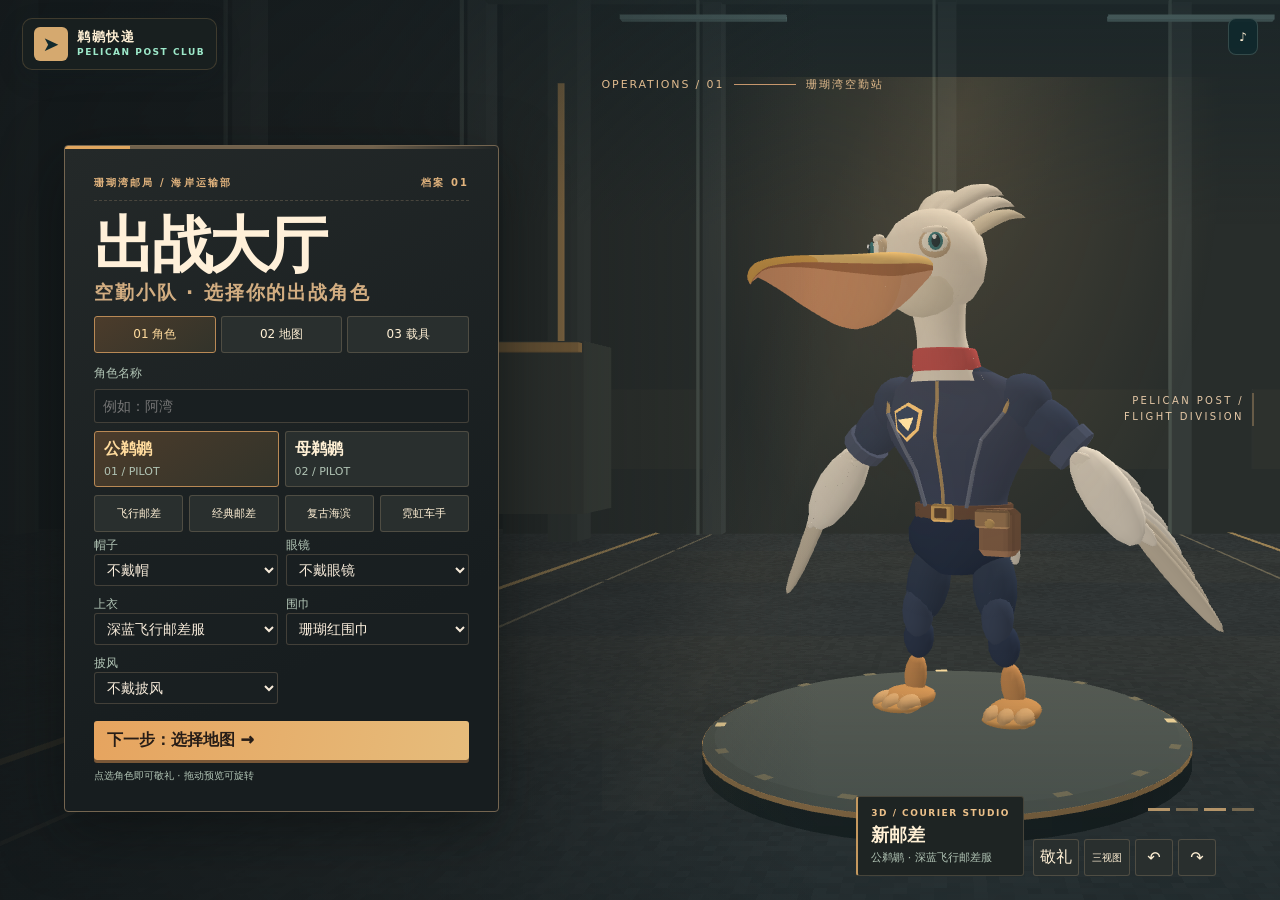
<file: index.html>
<!doctype html>
<html lang="zh-CN"><head><meta charset="utf-8"><meta name="viewport" content="width=device-width,initial-scale=1,viewport-fit=cover">
<meta http-equiv="Content-Security-Policy" content="default-src 'none'; script-src 'unsafe-inline'; style-src 'unsafe-inline'; img-src data:; connect-src 'none'">
<title>鹈鹕快递 · 海湾邮局</title>
<style>
:root{color-scheme:dark;--base:#10292d;--glass:#10292def;--line:#bed4c434;--paper:#fff0d5;--muted:#b1c4b5;--mint:#9de9ca;--hot:#ff875f}*{box-sizing:border-box}body{margin:0;overflow:hidden;background:#17363a;color:var(--paper);font-family:"Microsoft YaHei",system-ui,sans-serif}button,input,select{font:inherit}button{color:inherit;cursor:pointer;background:#18383c;border:1px solid var(--line);border-radius:8px;min-height:37px}button:hover{background:#2b5152}button:focus-visible,input:focus-visible,select:focus-visible{outline:2px solid var(--mint);outline-offset:2px}[hidden]{display:none!important}#app,#view,#mesh,.shade,.flash{position:absolute;inset:0;width:100%;height:100%}#mesh,.shade,.flash{pointer-events:none}.shade{background:linear-gradient(180deg,#081b2460,transparent 25%,transparent 72%,#091c2450)}.flash{box-shadow:inset 0 0 110px 28px #fa573c;opacity:0}.top{position:absolute;inset:18px 22px auto;display:grid;grid-template-columns:1fr minmax(160px,330px) 1fr;align-items:start;gap:10px;pointer-events:none}.top>*{pointer-events:auto}.logo,.progress,.metrics,.slot,.skill,.toast{background:var(--glass);border:1px solid var(--line);border-radius:10px;box-shadow:0 8px 24px #0e202630}.logo{display:flex;gap:9px;padding:8px 11px;width:max-content;align-items:center}.logo>span{background:var(--mint);color:var(--base);width:34px;height:34px;display:grid;place-items:center;border-radius:6px;font-size:20px}.logo strong,.logo small{display:block}.logo strong{font-size:13px;letter-spacing:.12em}.logo small,.stamp,.showTag small{font:800 9px/1.5 system-ui;letter-spacing:.17em;color:var(--mint)}.top nav{justify-self:end;display:flex;gap:6px;grid-column:3}.top nav button{padding:5px 10px;background:var(--glass);font-size:12px}.progress{padding:10px 13px;font-size:12px}.progress>div:first-child{display:flex;justify-content:space-between;gap:8px}.bar{height:5px;background:#fff2;margin-top:8px;border-radius:20px;overflow:hidden}.bar i{display:block;height:100%;background:linear-gradient(90deg,var(--mint),#ffd182);width:0}.garage{position:absolute;inset:0;display:grid;grid-template-columns:minmax(320px,435px) 1fr;gap:22px;align-items:center;padding:81px clamp(17px,5vw,88px) 24px;background:linear-gradient(90deg,#09242c9e,transparent 85%);pointer-events:none}.garageCard,.result{background:var(--glass);border:1px solid var(--line);border-radius:16px;padding:clamp(15px,2.3vw,29px);position:relative;box-shadow:0 20px 60px #0a22285e;overflow:auto;pointer-events:auto;max-height:100%}.garageCard:before,.result:before{content:"";position:absolute;inset:0 0 auto;height:4px;background:repeating-linear-gradient(123deg,var(--hot) 0 15px,var(--paper) 15px 28px,var(--mint) 28px 43px)}.stamp{display:flex;justify-content:space-between;border-bottom:1px dashed var(--line);padding-bottom:10px}.garage h1,.result h2{font-size:clamp(38px,5vw,61px);line-height:1.04;letter-spacing:-.075em;margin:12px 0 13px}.garage h1 em{font-style:normal;font-size:clamp(14px,2vw,19px);letter-spacing:.02em;display:block;margin-top:7px;color:var(--mint)}.tabs{display:grid;grid-template-columns:repeat(3,1fr);gap:5px;margin-bottom:12px}.tabs button{font-size:12px}.tabs button[aria-selected=true],.choice[aria-pressed=true]{border-color:var(--mint);background:#214b46;color:var(--mint)}.garage label{display:block;font-size:12px;color:var(--muted);margin:7px 0}.garage input,.garage select{background:#0d262a;color:var(--paper);border:1px solid var(--line);border-radius:6px;width:100%;padding:8px;font-size:14px}.choices{display:grid;gap:6px}.choices.two{grid-template-columns:repeat(2,1fr)}.choice{text-align:left;padding:7px 9px}.choice b,.choice small{display:block}.choice small{font-size:11px;color:var(--muted);margin-top:4px;line-height:1.4}.wardrobe{display:grid;grid-template-columns:1fr 1fr;gap:0 8px}.garageFoot{margin-top:12px}.garageFoot small{display:block;color:var(--muted);font-size:10px;margin-top:9px}.primary{display:block;width:100%;padding:9px 13px;border:none;background:var(--hot);color:#221b18;font-weight:950;text-align:left;box-shadow:0 3px 0 #a74836}.primary:hover{background:#ffad7b}.showcase{align-self:end;justify-self:end;display:flex;align-items:end;gap:9px}.showTag{display:grid;gap:3px;background:var(--glass);border:1px solid var(--line);border-radius:10px;padding:10px 13px}.showTag b{font-size:18px}.showTag span{font-size:11px;color:var(--muted)}.spin{display:flex;gap:5px;pointer-events:auto}.spin button{min-width:38px;background:var(--glass)}.toast{position:absolute;top:15%;left:50%;transform:translateX(-50%);font-size:13px;max-width:90%;text-align:center;padding:8px 15px;pointer-events:none}.dash{position:absolute;inset:auto 22px 17px;display:flex;justify-content:space-between;align-items:end;pointer-events:none}.metrics{display:flex;gap:12px;padding:8px 11px}.metrics span{font-size:10px;color:var(--muted)}.metrics strong{display:block;font-size:18px;color:var(--paper);font-variant-numeric:tabular-nums}.metrics #hearts{color:#ff967f;white-space:nowrap}.slot{min-width:113px;text-align:left;padding:7px 11px;pointer-events:auto}.slot b,.slot small{display:block}.slot small{font-size:10px;color:var(--mint);margin-top:3px}.slot.ready{border-color:var(--mint)}.skill{padding:6px 9px;font-size:11px;color:#ffdc91;max-width:38%;text-align:center}.touch{display:none;position:absolute;bottom:76px;left:10px;right:10px;justify-content:space-between;pointer-events:none}.touch div{display:flex;gap:5px}.touch button{background:var(--glass);min-width:42px;min-height:43px;font-weight:800;font-size:13px;pointer-events:auto;touch-action:none}.touch .accent{background:#ffd282;color:#173036}.overlay{position:absolute;inset:0;background:#071f26a6;display:grid;place-items:center;padding:15px}.result{width:min(435px,100%)}.result p{color:var(--muted);font-size:14px;line-height:1.5}.stats{display:flex;flex-wrap:wrap;gap:6px}.stats span{padding:6px 9px;border:1px solid var(--line);border-radius:6px;font-size:12px}.secondary{width:100%;margin-top:10px}#cockpit{position:absolute;inset:auto 0 0;height:36%;pointer-events:none}#cockpit svg{width:100%;height:100%}#dashSpeed{position:absolute;top:39%;left:50%;transform:translateX(-50%);color:#ffdc91;font-weight:900;font-size:clamp(11px,2.2vw,23px)}@media(pointer:coarse){.touch:not([hidden]){display:flex}}@media(max-width:700px){.top{inset:8px 9px auto;grid-template-columns:1fr 1fr;gap:6px}.top nav{grid-column:2;grid-row:1}.progress{grid-column:1/-1;padding:6px 9px}.logo{padding:5px 7px}.logo>span{width:27px;height:27px}.garage{grid-template-columns:1fr;grid-template-rows:minmax(65px,1fr) auto;padding:53px 9px 9px;gap:6px}.garageCard{grid-row:2;max-height:min(64dvh,550px);padding:12px 13px}.showcase{grid-row:1;align-self:end}.showTag{padding:5px 8px}.showTag b{font-size:12px}.showTag span,.showTag small{display:none}.garage h1{font-size:32px;margin:7px 0 8px}.garage h1 em{font-size:12px}.stamp{padding-bottom:5px}.tabs{margin-bottom:6px}.garageFoot{margin-top:8px}.dash{inset:auto 9px 9px}.metrics{gap:7px;padding:6px}.metrics strong{font-size:15px}.skill{position:absolute;bottom:55px;left:50%;transform:translateX(-50%);max-width:90%;white-space:nowrap}.toast{top:17%}}@media(pointer:coarse) and (max-width:700px){.skill{bottom:116px}}@media(max-height:510px) and (min-width:701px){.garage{padding-top:60px}.garage h1{font-size:33px}.garage h1 em{font-size:13px}.garageCard{padding:12px 15px}}
#rain{position:absolute;inset:0;pointer-events:none;background:repeating-linear-gradient(116deg,transparent 0 40px,#a5d4ff10 41px,#a5d4ff12 42px,transparent 43px 87px);background-size:173px 140px;mask-image:linear-gradient(#0004,transparent 38%,#0007 75%,#0002);animation:rain .55s linear infinite}@keyframes rain{to{background-position:-173px 140px}}
@media(prefers-reduced-motion:reduce){#rain{animation:none}}

.orbitPad{position:absolute;inset:85px 0 70px 48%;pointer-events:auto;touch-action:none;cursor:grab}.orbitPad:active{cursor:grabbing}.showcase{z-index:1}@media(max-width:700px){.orbitPad{inset:51px 0 min(65dvh,555px)}}

.revTrack{position:absolute;top:51%;left:50%;transform:translateX(-50%);width:clamp(60px,9vw,128px);height:3px;background:#17292e}.revTrack i{height:100%;display:block;background:linear-gradient(90deg,#86cebd,#ec7865)}#refView{font-size:10px;padding-inline:7px;white-space:nowrap}
#cockpit{height:43%;overflow:visible}#cockpit #dashArt{position:absolute;inset:0;height:100%;width:100%;overflow:hidden}#cockpit #wiperGlass{position:absolute;left:0;bottom:47%;width:100%;height:185%;pointer-events:none}#wiperGlass[hidden]{display:none}#cockpit #dashSpeed{position:static;transform:none;color:inherit;font-size:12px}
#app.car-run .metrics span:first-child{display:none}#app.car-run .skill{display:none}
@media(max-width:700px){#cockpit{height:37%}#cockpit #dashArt{width:max(100%,630px);left:50%;transform:translateX(-50%)}}
.raceEntry{display:block;margin-top:8px;width:100%;padding:7px 12px;text-align:left;font-weight:850;background:#264a43;border-color:#81b9a179;color:#d0f1d9}
.racePanel{position:absolute;left:22px;top:82px;display:grid;grid-template-columns:auto auto;gap:4px 12px;align-items:center;border:1px solid var(--line);background:var(--glass);padding:8px 12px;border-radius:10px;color:#f6e3b8}.racePanel b{font-size:20px;line-height:1.05}.racePanel span{font-size:11px;font-variant-numeric:tabular-nums;color:var(--mint)}.racePanel small{grid-column:1/-1;font-size:11px;color:#c4d9cc}.raceCount{position:absolute;top:24%;left:50%;transform:translate(-50%,-50%);font-size:clamp(54px,11vw,145px);font-weight:950;color:#ffe0a0;letter-spacing:-.07em;line-height:1;white-space:nowrap;text-shadow:0 4px 0 #6b4531,0 8px 23px #0b2128;pointer-events:none}.car-run:has(#raceFx:not([hidden])) #dashArt{transform:translateY(var(--road-rumble,0px))}#raceFx{position:absolute;inset:0;pointer-events:none;background:radial-gradient(ellipse at center,transparent 42%,#bdddd080 150%);opacity:var(--speed-edge,0)}
@media(max-width:700px){.racePanel{left:9px;top:87px;padding:6px 8px;gap:2px 8px}.racePanel b{font-size:14px}.racePanel span,.racePanel small{font-size:9px}.raceCount{top:33%}.car-run:has(#raceFx:not([hidden])) #dashArt{transform:translate(-50%,var(--road-rumble,0px))}}
#raceBoost{grid-column:1/-1;color:#f6d28d;font-weight:800}
#app:has(#raceCount:not([hidden])) #toast{top:36%}
@media(max-width:700px){#app:has(#raceCount:not([hidden])) #toast{top:42%}}
.garageCard{scrollbar-width:thin;scrollbar-color:#688b81 transparent}.wardrobe label{margin:5px 0}.wardrobe select{padding-block:6px}.garageFoot small{line-height:1.3}@media(min-width:701px) and (max-height:850px){.garageCard{padding-block:17px}.garage h1{margin-block:8px 10px}.garageCard .stamp{padding-bottom:7px}.garageCard .tabs{margin-bottom:7px}}
.lobbyFrame,.yesCaption{display:none}.pilot-lobby .garage{background:linear-gradient(90deg,#121719df 0%,#171b1c9d 29%,transparent 64%);--mint:#edc18a;--paper:#f7ebda;--line:#d6b88d38;--glass:#181d1ef7;--hot:#e7aa61}
.pilot-lobby .garageCard{border-radius:4px;background:linear-gradient(153deg,#242929,#171d1f 73%);border:1px solid #746550;box-shadow:0 19px 60px #080c0c85}.pilot-lobby .garageCard:before{height:3px;background:linear-gradient(90deg,#e0a65f 0 15%,#71614c 15% 71%,transparent)}
.pilot-lobby .stamp{font-size:10px;letter-spacing:.21em;color:#e1b37d}.pilot-lobby .garage h1{color:#fff0d9;font-weight:950;letter-spacing:-.055em}.pilot-lobby .garage h1 em{color:#d2ad81;font-weight:700;letter-spacing:.1em}.pilot-lobby .garage button:not(.primary){border-radius:3px;background:#292f2e}.pilot-lobby .garage button[aria-selected=true],.pilot-lobby .garage button[aria-pressed=true]{background:linear-gradient(145deg,#4c3c2b,#32332a);border-color:#b98955;color:#ffdb9d}.pilot-lobby .garage input,.pilot-lobby .garage select{border-radius:3px;background:#191f21}.pilot-lobby .garage .primary{border-radius:3px;background:linear-gradient(100deg,#e6a45f,#e6bc7b);box-shadow:0 3px 0 #795737;color:#271d17}
.pilot-lobby .lobbyFrame{display:block;position:absolute;inset:77px 26px 89px 47%;pointer-events:none}.pilot-lobby:has(#refView:not(:disabled)) .lobbyTop{display:flex;align-items:center;gap:10px;font-size:11px;letter-spacing:.17em;color:#dfba8e}.lobbyTop i{display:inline-block;width:62px;height:1px;background:#c4956c}.lobbySide{position:absolute;right:0;top:43%;border-right:2px solid #b1916970;padding:0 8px 0 0;font-size:10px;text-align:right;line-height:1.65;letter-spacing:.24em;color:#e4c7a6}.lobbyFloor{position:absolute;display:flex;gap:6px;bottom:0;right:0}.lobbyFloor b{display:block;width:22px;height:3px;background:#b59569}.lobbyFloor b:nth-child(2n){opacity:.55}
.pilot-lobby .showTag{border-radius:3px;background:#1e2423;border-left:2px solid #c5985e}.pilot-lobby .showTag small{color:#edc18a}.pilot-lobby .spin button{border-radius:3px}.pilot-lobby .yesCaption:not([hidden]){display:grid;position:absolute;left:74%;top:70%;transform:translateX(-50%);text-align:center;min-width:102px;gap:1px;padding:6px 14px 7px;border-top:2px solid #e6ac65;background:#1a1c1bdd;color:#fff0c9;pointer-events:none}.yesCaption small{font:700 9px system-ui;color:#e7bf8d;letter-spacing:.16em}.yesCaption strong{font-size:24px;line-height:1.1;font-style:italic;letter-spacing:.06em}.pilot-lobby.saluting .showTag{border-left-color:#ffe1a2}
@media(max-width:700px){.pilot-lobby .lobbyFrame{inset:52px 10px auto;height:34px}.pilot-lobby .lobbySide,.pilot-lobby .lobbyFloor{display:none}.pilot-lobby .yesCaption:not([hidden]){top:28%;left:50%;min-width:78px;padding:3px 8px}.yesCaption strong{font-size:19px}.pilot-lobby .lobbyTop{font-size:8px!important;gap:6px}.lobbyTop i{width:24px}.pilot-lobby .spin button{min-width:31px}}
.pilot-lobby .lobbyFrame:before{content:"";position:absolute;inset:0;pointer-events:none;background:radial-gradient(ellipse at 55% 6%,#ffc67b26 0,transparent 52%),linear-gradient(114deg,transparent 28%,#ffdba007 38%,transparent 51%)}
.pilot-lobby .top{z-index:2}.pilot-lobby .top .logo{border-color:#9b7c514c;background:#181f1f}.pilot-lobby .top .logo>span{background:#d5a96f}
@media(max-width:700px){.pilot-lobby .garageCard{padding:10px 12px}.pilot-lobby .garage h1{margin:5px 0 6px}.pilot-lobby .wardrobe label{margin:4px 0}.pilot-lobby .garage button:not(.primary){min-height:33px}.pilot-lobby .garage .choice small{margin-top:2px}.pilot-lobby .yesCaption:not([hidden]){top:25%;left:67%}}
.pilot-lobby .lobbySide{width:137px}.routeRideLabel{color:#d2ad81;margin:10px 0 5px;font-size:11px;letter-spacing:.09em}.routeRides{display:grid;grid-template-columns:repeat(4,1fr);gap:5px}.routeRides .choice{text-align:center;font-size:11px;padding-inline:3px}
#app[data-stage="map"] .garageCard #garageContent>.choices .choice[aria-pressed=true]{border-left:3px solid #dfad73}#app[data-stage="map"] .showTag,#app[data-stage="vehicle"] .showTag{min-width:170px}#app[data-stage="map"] .lobbyFrame:before{opacity:.36}
@media(max-width:700px){#app[data-stage="map"] .showTag,#app[data-stage="vehicle"] .showTag{min-width:0}.routeRideLabel{margin-top:7px}}

</style>
</head><body>
<main id="app">
<canvas id="view" aria-label="三维游戏场景"></canvas><canvas id="mesh" aria-hidden="true"></canvas>
<div class="shade"></div><div id="rain" hidden aria-hidden="true"></div>
<div id="cockpit" hidden aria-hidden="true">
 <svg id="wiperGlass" viewBox="0 0 1200 540" preserveAspectRatio="none"><g id="wiper"><path d="M609 514L503 434L297 350" fill="none" stroke="#101c23" stroke-width="8"/><path d="M290 347L482 425" fill="none" stroke="#1b2a31" stroke-width="6"/><path d="M612 517L508 438" fill="none" stroke="#677b7e" stroke-opacity=".45" stroke-width="2"/></g></svg>
 <svg id="dashArt" viewBox="0 0 1200 320" preserveAspectRatio="none">
 <defs>
  <linearGradient id="dashVinyl" x2="0" y2="1"><stop stop-color="#35434c"/><stop offset=".40" stop-color="#19232d"/><stop offset="1" stop-color="#10161c"/></linearGradient>
  <linearGradient id="dashMetal" x2="1" y2="1"><stop stop-color="#a1abad"/><stop offset=".5" stop-color="#39464b"/><stop offset="1" stop-color="#828d91"/></linearGradient>
  <linearGradient id="wheelGrip" x2="0" y2="1"><stop stop-color="#526066"/><stop offset=".25" stop-color="#343d42"/><stop offset="1" stop-color="#11181b"/></linearGradient>
  <linearGradient id="glove" x2="1" y2="1"><stop stop-color="#ece4d0"/><stop offset=".50" stop-color="#b9afa0"/><stop offset="1" stop-color="#716967"/></linearGradient>
  <radialGradient id="dialFace"><stop stop-color="#1b2a33"/><stop offset="1" stop-color="#080e14"/></radialGradient>
  <pattern id="carbon" width="6" height="6" patternUnits="userSpaceOnUse"><path d="M0 0h3v3H0zm3 3h3v3H3z" fill="#a5bac0" opacity=".14"/></pattern>
 </defs>
 <path d="M0 5L76 48Q244 91 377 88Q410 48 600 48Q790 48 823 88Q956 91 1124 48L1200 5V320H0Z" fill="url(#dashVinyl)" stroke="#718086" stroke-width="4"/>
 <path d="M0 56Q195 113 391 119Q465 85 600 85Q735 85 809 119Q1005 113 1200 56V111Q1000 151 806 155Q709 122 600 122Q491 122 394 155Q200 151 0 111Z" fill="url(#carbon)"/>
 <path d="M0 66Q178 126 390 122M810 122Q1022 126 1200 66" fill="none" stroke="#da6d55" stroke-width="3"/>
 <path d="M348 203Q351 81 443 72L757 72Q849 81 852 203L802 224H398Z" fill="#0a1219" stroke="#3e525a" stroke-width="5"/>
 <path d="M362 129Q377 86 441 78H759Q823 86 838 129" fill="none" stroke="#77898d" stroke-width="2"/>
 <g id="dashDials" font-family="Consolas, monospace" text-anchor="middle"></g>
 <rect x="549" y="97" width="102" height="79" rx="8" fill="#101d23" stroke="#61787f" stroke-width="2"/>
 <text x="600" y="112" fill="#9bb9b7" font-family="monospace" text-anchor="middle" font-size="9" letter-spacing="3">GEAR</text>
 <text id="gearDisplay" x="600" y="148" fill="#ffdd9f" font-family="Consolas,monospace" font-size="36" font-weight="bold" text-anchor="middle">N</text>
 <text id="dashSpeed" x="600" y="167" fill="#d8f1e5" font-family="Consolas,monospace" font-size="12" text-anchor="middle"></text>
 <rect x="566" y="184" width="68" height="4" rx="2" fill="#374b50"/>
 <rect id="revBar" x="566" y="184" width="0" height="4" rx="2" fill="#88d9c1"/>
 <g id="shiftLights"></g>
 <g fill="#111b22" stroke="#465860" stroke-width="2">
  <path d="M50 116L241 146L229 171L63 149Z"/><path d="M1150 116L959 146L971 171L1137 149Z"/>
 </g>
 <g stroke="#718087" stroke-width="2" opacity=".65"><path d="M75 130L227 155M78 139L219 161M1125 130L973 155M1122 139L981 161"/></g>
 <g id="steering">
  <path d="M493 221Q466 269 478 324H722Q734 269 707 221" fill="none" stroke="#11191d" stroke-width="26"/>
  <path d="M487 217Q600 181 713 217L699 298Q600 322 501 298Z" fill="#212b31" stroke="#0d151b" stroke-width="7"/>
  <path d="M498 223L573 258L626 258L704 223M600 280V318" fill="none" stroke="url(#dashMetal)" stroke-width="17" stroke-linejoin="round"/>
  <path d="M483 276Q472 233 495 215Q600 189 705 215Q728 233 717 276" fill="none" stroke="url(#wheelGrip)" stroke-width="24" stroke-linecap="round"/>
  <path d="M483 273Q476 234 496 221Q600 199 704 221Q724 234 717 273" fill="none" stroke="#a06155" stroke-width="1.5" stroke-dasharray="3 3"/>
  <path d="M574 248Q600 232 626 248L633 277Q600 296 567 277Z" fill="#172027" stroke="#617278" stroke-width="2"/>
  <path d="m587 256 26 5-19 12 3-8z" fill="#f7bc78"/>
  <path d="M461 275Q460 246 473 234Q489 229 498 243L504 259Q511 266 503 278L493 288L481 316L441 309Z M739 275Q740 246 727 234Q711 229 702 243L696 259Q689 266 697 278L707 288L719 316L759 309Z" fill="url(#glove)" stroke="#4c4e4a" stroke-width="3"/>
  <path d="M473 253q14-5 26 8m-28 6q13-6 25 5m31 10h13m232-29q-14-5-26 8m28 6q-13-6-25 5" fill="none" stroke="#a09c92" stroke-width="2"/>
 </g>
 </svg>
</div>
<header class="top">
<div class="logo"><span>➤</span><div><strong>鹈鹕快递</strong><small>PELICAN POST CLUB</small></div></div>
<div id="progress" class="progress" hidden><div><b id="routeLabel"></b><span id="meter"></span></div><div class="bar"><i id="fill"></i></div></div>
<nav><button id="cam" hidden>◉ 追尾</button><button id="sound" aria-label="开关音效">♪</button><button id="pause" hidden aria-label="暂停">Ⅱ</button></nav>
</header>
<div id="raceFx" hidden aria-hidden="true"></div><aside id="racePanel" class="racePanel" hidden><b id="racePlace"></b><span id="raceTime"></span><small id="raceStatus"></small><span id="raceBoost"></span></aside><div id="raceCount" class="raceCount" aria-live="polite" hidden></div>
<div id="toast" class="toast" role="status" hidden></div>
<div id="flash" class="flash"></div>
<div class="dash" id="dash" hidden><div class="metrics"><span>速度<strong id="speed"></strong></span><span>船票<strong id="coins"></strong></span><span>耐久<strong id="hearts"></strong></span></div><div class="skill" id="skill"></div><button id="use" class="slot"><b id="item"></b><small id="hint"></small></button></div>
<div id="touch" class="touch" hidden><div><button data-key="ArrowLeft" aria-label="左转">←</button><button data-key="ArrowRight" aria-label="右转">→</button></div><div><button data-key="ArrowDown">刹车</button><button data-key="ArrowUp">加速</button><button data-key="action" class="accent">特技</button></div></div>
<section id="garage" class="garage" aria-label="车库和试衣间">
<div class="garageCard">
<div class="stamp"><span>珊瑚湾邮局 / 海岸运输部</span><span>档案 01</span></div>
<h1 id="garageTitle">今日派送<em>选好装备，就出发。</em></h1>
<div class="tabs" role="tablist" aria-label="车库页面"><button data-tab="pilot">01 角色</button><button data-tab="map">02 地图</button><button data-tab="vehicle">03 载具</button></div>
<div id="garageContent"></div>
<div class="garageFoot"><button class="primary" id="next"></button><button class="raceEntry" id="raceEntry" hidden></button><small id="garageHint">键盘与触控 · 可完全离线游玩</small></div>
</div>
<div class="lobbyFrame" aria-hidden="true"><div class="lobbyTop"><span id="lobbyKicker">OPERATIONS / 01</span><i></i><span id="lobbyZone">珊瑚湾空勤站</span></div><div class="lobbySide" id="lobbySide">PELICAN POST / FLIGHT DIVISION</div><div class="lobbyFloor"><b></b><b></b><b></b><b></b></div></div><div class="yesCaption" id="yesCaption" role="status" hidden><small>角色回应</small><strong>Yes!</strong></div>
<div id="orbitPad" class="orbitPad" aria-hidden="true"></div><div class="showcase"><div class="showTag"><small id="stageTag"></small><b id="stageTitle"></b><span id="stageCopy"></span></div><div class="spin"><button id="saluteReplay" type="button">敬礼</button><button id="refView" type="button" aria-label="切换正交参考视角">三视图</button><button id="spinL" aria-label="向左旋转">↶</button><button id="spinR" aria-label="向右旋转">↷</button></div></div>
</section>
<section id="modal" class="overlay" hidden><div class="result"><div class="stamp"><span>PELICAN POST / 派送档案</span><span id="grade"></span></div><h2 id="resultTitle"></h2><p id="resultCopy"></p><div id="resultStats" class="stats"></div><p id="resultExtra"></p><button id="again" class="primary"></button><button id="back" class="secondary">返回邮局车库</button></div></section>
</main>
<script>
// config.js
'use strict';
const $=id=>document.getElementById(id),cv=$('view'),ctx=cv.getContext('2d',{alpha:false}),mesh=$('mesh');
const TAU=Math.PI*2,clamp=(v,a,b)=>Math.max(a,Math.min(b,v)),lerp=(a,b,t)=>a+(b-a)*t;
const palette={tire:'#203238',rim:'#d4ead7',bike:'#e9563e',cream:'#fff0d3',white:'#fff8e7',wing:'#e1dfca',ink:'#293c42',bill:'#f8b652',pouch:'#f28f55',metal:'#789b98',post:'#9fefcc',dark:'#245752'};
const items={shield:{name:'泡泡护盾',color:'#46e0c7',msg:'护盾 · 抵挡一次撞击'},magnet:{name:'船票磁铁',color:'#ee8ed2',msg:'磁铁 · 6 秒自动吸票'},boost:{name:'气泡氮气',color:'#ffb644',msg:'氮气 · 4 秒加速与护体'}};
const maps={
 coast:{n:'珊瑚湾',tag:'01 / CORAL BAY',copy:'晴日海岸 · 栈道捷径',goal:1500,base:1,curve:1,sky:['#4997a5','#9bd9ce','#ffe3a8'],fog:[164,216,202]},
 canyon:{n:'落霞峡谷',tag:'02 / AMBER CANYON',copy:'盘山红岩 · 落石预警',goal:1280,base:2,curve:2.35,sky:['#944d65','#dd8b68','#ffd29a'],fog:[221,153,109]},
 port:{n:'霓虹港',tag:'03 / NEON HARBOR',copy:'雨夜集装箱 · 信号闸门',goal:1380,base:3,curve:1.48,sky:['#10223f','#2e4868','#68628b'],fog:[71,89,126]},
 jungle:{n:'翡翠雨林',tag:'04 / EMERALD FOREST',copy:'湿地雾林 · 水坑与瀑布桥',goal:1540,base:4,curve:2.05,sky:['#375c60','#7fa69a','#c6cda7'],fog:[127,158,137]},
 alpine:{n:'银脊山道',tag:'05 / SILVER RIDGE',copy:'雪峰隧道 · 冰面漂移',goal:1460,base:5,curve:2.7,sky:['#2b658e','#87b9d1','#dbe6df'],fog:[164,194,211]}
};
const vehicles={
 bike:{n:'自行车',tag:'01 / COURIER BICYCLE',copy:'轻快好控 · 兔跳越过路锥',action:'兔跳',base:14,max:20,acc:2.5,steer:8.4},
 moto:{n:'摩托车',tag:'02 / SUNSET SCRAMBLER',copy:'加速敏锐 · 压弯冲刺',action:'压弯',base:19,max:28,acc:3.25,steer:8.6},
 car:{n:'赛车',tag:'03 / HARBOR GT',copy:'第一人称驾驶舱 · 蓄能氮气',action:'氮气',base:26,max:42,acc:2.7,steer:9.0},
 skate:{n:'街式滑板',tag:'04 / STREET SKATE',copy:'站板蹬地 · 豚跳越过路锥',action:'豚跳',base:15,max:22,acc:2.3,steer:10.2}
};
const wardrobe={
 hat:{none:'不戴帽',post:'经典邮差帽',visor:'复古遮阳帽',helmet:'霓虹护盔'},
 glasses:{none:'不戴眼镜',cat:'猫眼墨镜',pilot:'飞行护目镜',sunset:'夕阳护目镜'},
 top:{hero:'深蓝飞行邮差服',post:'邮差短夹克',sail:'露肩海滨装',neon:'霓虹车手服'},
 scarf:{none:'不系围巾',red:'珊瑚红围巾',mint:'海风薄荷飘带',gold:'金色纪念围巾'},
 cape:{off:'不戴披风',on:'红色金边披风'},
 paint:{coral:'珊瑚红车漆',mint:'海湾绿车漆',sun:'夕阳金车漆',neon:'霓虹紫车漆'}
};
const presets={hero:{hat:'none',glasses:'none',top:'hero',scarf:'red'},post:{hat:'post',glasses:'none',top:'post',scarf:'red'},sail:{hat:'visor',glasses:'cat',top:'sail',scarf:'mint'},neon:{hat:'helmet',glasses:'pilot',top:'neon',scarf:'none'}};
const paint={coral:'#ec664b',mint:'#55ae9a',sun:'#e7ab51',neon:'#ad83ed'};
const defaults={name:'',sex:'male',map:'coast',vehicle:'bike',wear:{...presets.hero,paint:'coral',cape:'off'},bests:{},unlocks:{},medals:{},raceBest:null,sound:true};
function load(){
 try{
  const a=JSON.parse(localStorage.getItem('tihu-game-v1')||'{}'),o={...defaults,...a,wear:{...defaults.wear,...a.wear}};
  if(!maps[o.map])o.map='coast';if(o.vehicle==='stool'){o.vehicle='skate';for(const k of Object.keys(o.bests||{}))if(k.endsWith('-stool'))delete o.bests[k]}if(!vehicles[o.vehicle])o.vehicle='bike';if(typeof o.name!=='string')o.name='';o.sex=o.sex==='female'?'female':'male';
  for(const k in wardrobe)if(!wardrobe[k][o.wear[k]])o.wear[k]=defaults.wear[k];
  o.bests=o.bests&&typeof o.bests==='object'?o.bests:{};o.unlocks=o.unlocks&&typeof o.unlocks==='object'?o.unlocks:{};o.medals=o.medals&&typeof o.medals==='object'?o.medals:{};return o
 }catch{return {...defaults,wear:{...defaults.wear},bests:{},unlocks:{},medals:{}}}
}
const profile=load();function save(){try{localStorage.setItem('tihu-game-v1',JSON.stringify(profile));return true}catch{return false}}
const map=()=>maps[profile.map], ride=()=>vehicles[profile.vehicle];
let W,H,DPR,originX,originY,focal,faces=[],eye,basis,time=0,last=0,mode='garage',cam=0,camPose=null,Wob=0,toastUntil=0,flash=0,muted=!profile.sound,audio;
let keys=new Set(),obstacles=[],scene=[],sparks=[],state,previewAngle=.48,referenceView=0,orthographic=0,tab='pilot',ghostEnabled=true;
const distGoal=()=>map().goal;
function roadX(z){return mode==='garage'?0:map().curve*(9*Math.sin(z*.012)+5*Math.sin(z*.022))}

function elevation(z){
 if(mode==='garage')return 0;
 if(profile.map==='canyon')return 4.2*Math.sin(z*.023)+2.2*Math.sin(z*.043)+3.4*Math.exp(-(((z-556)/88)**2));
 if(profile.map==='jungle')return 3.2*Math.sin(z*.020)+1.6*Math.sin(z*.041);
 if(profile.map==='alpine')return 5.5*Math.sin(z*.019)+2.1*Math.sin(z*.034);
 if(profile.map==='port')return 1.50*Math.sin(z*.024)+.70*Math.sin(z*.041);
 return 1.95*Math.sin(z*.025)+.80*Math.sin(z*.049);
}
function roadY(z){
 const a=Math.floor(z/4)*4;
 return lerp(elevation(a),elevation(a+4),(z-a)/4)
}
function worldPoint([x,y,z]){return [x+roadX(z),y+roadY(z),z]}

// renderer.js
const stage3d=(()=>{
 try{
  const gl=mesh.getContext('webgl',{alpha:true,antialias:true,premultipliedAlpha:false});if(!gl)return null;
  const make=(kind,src)=>{const s=gl.createShader(kind);gl.shaderSource(s,src);gl.compileShader(s);if(!gl.getShaderParameter(s,gl.COMPILE_STATUS))throw Error(gl.getShaderInfoLog(s));return s};
  const p=gl.createProgram();
  gl.attachShader(p,make(gl.VERTEX_SHADER,`
   attribute vec3 p;attribute vec3 c;attribute vec3 uv;
   varying vec3 color;varying vec3 surface;varying float distanceZ;
   void main(){gl_Position=vec4(p.xy,1.0018*p.z-.401,p.z);color=c;surface=uv;distanceZ=p.z;}
  `));
  gl.attachShader(p,make(gl.FRAGMENT_SHADER,`
   precision highp float;
   varying vec3 color;varying vec3 surface;varying float distanceZ;
   uniform float flow;
   float hash(vec2 x){vec3 p=fract(vec3(x.xyx)*.1031);p+=dot(p,p.yzx+33.33);return fract((p.x+p.y)*p.z);}
   float field(vec2 x){vec2 i=floor(x),f=fract(x);f=f*f*(3.-2.*f);return mix(mix(hash(i),hash(i+vec2(1.,0.)),f.x),mix(hash(i+vec2(0.,1.)),hash(i+1.),f.x),f.y);}
   void main(){
    float kind=surface.z;
    vec2 p=surface.xy;
    vec3 c=color;
    if(kind>.5){
     float fade=1.-smoothstep(18.,108.,distanceZ), grain=hash(floor(p*31.)), broad=field(p*.49), mid=field(p*2.25);
     if(kind<2.5){
      float rut=max(exp(-pow(abs(abs(p.x-1.55)-.75)*8.,2.)),exp(-pow(abs(abs(p.x+1.55)-.75)*8.,2.)));
      c*=1.+fade*((grain-.5)*.135+(mid-.5)*.12+(broad-.5)*.18-rut*.045);
      if(kind>1.5){
       float sheen=pow(field(p*vec2(2.4,.44)),3.)*(.58+.42*broad);
       c+=fade*(sheen*.14+rut*.014)*vec3(.74,.95,1.);
      }
     }else if(kind<3.5){c*=.95+(broad-.4)*.21+(mid-.5)*.095+(grain-.5)*.053;}
     else if(kind<4.5){c*=.91+(broad-.4)*.31+(mid-.5)*.16+(grain-.5)*.08;}
     else if(kind<5.5){
      float ripple=sin(p.y*15.+field(p*.35)*9.-flow*2.1),scatter=pow(max(0.,ripple),12.)*pow(broad,2.);
      c=c*(.93+(broad-.4)*.24)+vec3(.62,.78,.75)*scatter*.21*fade;
     }else if(kind<6.5){
      c*=1.+(field(p*vec2(13.,.47))-.5)*.20*fade; c-=vec3(.036)*step(.96,fract(p.y*1.25))*fade;
     }else{c*=.95+(grain-.5)*.11+(mid-.5)*.08;}
    }
    gl_FragColor=vec4(c,1.);
   }
  `));
  gl.linkProgram(p);if(!gl.getProgramParameter(p,gl.LINK_STATUS))throw Error(gl.getProgramInfoLog(p));
  const b=gl.createBuffer(),a=gl.getAttribLocation(p,'p'),c=gl.getAttribLocation(p,'c'),u=gl.getAttribLocation(p,'uv'),flow=gl.getUniformLocation(p,'flow');
  gl.useProgram(p);gl.bindBuffer(gl.ARRAY_BUFFER,b);gl.enableVertexAttribArray(a);gl.enableVertexAttribArray(c);gl.enableVertexAttribArray(u);
  gl.vertexAttribPointer(a,3,gl.FLOAT,false,36,0);gl.vertexAttribPointer(c,3,gl.FLOAT,false,36,12);gl.vertexAttribPointer(u,3,gl.FLOAT,false,36,24);
  gl.enable(gl.DEPTH_TEST);gl.clearColor(0,0,0,0);
  return {draw(data){gl.viewport(0,0,mesh.width,mesh.height);gl.clear(gl.COLOR_BUFFER_BIT|gl.DEPTH_BUFFER_BIT);gl.uniform1f(flow,time);gl.bufferData(gl.ARRAY_BUFFER,new Float32Array(data),gl.DYNAMIC_DRAW);gl.drawArrays(gl.TRIANGLES,0,data.length/9)}}
 }catch{return null}
})();
let objectLayer=false,verts=[];
function gpuPoly(ps,color,lit,n,normals,material){
 const pts=ps.map(project), near=.23;
 if(pts.every(a=>a[2]<near)||pts.every(a=>a[2]>160))return;
 const base=rgb(color),fogCol=map().fog, light=[-.46,.81,-.36],shade=nn=>.62+Math.max(0,dot(nn,light))*.34+Math.max(0,nn[1])*.065+Math.max(0,nn[0]*.69+nn[2]*.63)*.12;
 let verts0=pts.map((p,i)=>[...p,lit?shade(normals?normals[i]:n):1,ps[i][0],ps[i][2]]),out=[];
 for(let i=0;i<verts0.length;i++){
  const a=verts0[i],b=verts0[(i+1)%verts0.length],ain=a[2]>=near,bin=b[2]>=near;
  if(ain)out.push(a);if(ain!==bin){let t=(near-a[2])/(b[2]-a[2]);out.push(a.map((v,j)=>lerp(v,b[j],t)))}
 }
 if(out.length<3)return;
 const packs=out.map(([x,y,z,s,u,v])=>{
  const fog=clamp((z-24)/117,0,.82);
  const lens=orthographic?orthographic*z:focal;
  return [x*lens/(W*.5)+(originX/(W*.5)-1)*z,y*lens/(H*.5)+(1-originY/(H*.5))*z,z,...base.map((v,i)=>clamp(lerp(v*s,fogCol[i],fog)/255,0,1)),u,v,material]
 });
 for(let j=1;j<packs.length-1;j++)verts.push(...packs[0],...packs[j],...packs[j+1])
}
function finishObjects(){flush();if(stage3d){stage3d.draw(verts);verts.length=0}objectLayer=false}

const rand=n=>{let v=Math.sin(n*127.1+81.7)*43758.5453123;return v-Math.floor(v)};
const hex={};
function rgb(c){return hex[c]||(hex[c]=[parseInt(c.slice(1,3),16),parseInt(c.slice(3,5),16),parseInt(c.slice(5,7),16)])}
const v=(x,y,z)=>[x,y,z], add=(a,b)=>a.map((x,i)=>x+b[i]), sub=(a,b)=>a.map((x,i)=>x-b[i]), mul=(a,s)=>a.map(x=>x*s), dot=(a,b)=>a[0]*b[0]+a[1]*b[1]+a[2]*b[2], cross=(a,b)=>[a[1]*b[2]-a[2]*b[1],a[2]*b[0]-a[0]*b[2],a[0]*b[1]-a[1]*b[0]], unit=a=>mul(a,1/(Math.hypot(...a)||1));
function resize(){W=cv.clientWidth;H=cv.clientHeight;DPR=Math.min(devicePixelRatio||1,1.75);cv.width=Math.round(W*DPR);cv.height=Math.round(H*DPR);mesh.width=cv.width;mesh.height=cv.height;ctx.setTransform(DPR,0,0,DPR,0,0)}
window.addEventListener('resize',resize);resize();
const id=p=>p;
function project(p){let d=sub(worldPoint(p),eye);return [dot(d,basis[0]),dot(d,basis[1]),dot(d,basis[2])]}
function poly(ps,color,lit=false,bias=0,normals=null,material=0){
 let n=cross(sub(ps[1],ps[0]),sub(ps[2],ps[0]));
 if(lit&&bias&&!normals){const a=worldPoint(ps[0]);n=cross(sub(worldPoint(ps[1]),a),sub(worldPoint(ps[2]),a))}
 if(objectLayer&&stage3d){gpuPoly(ps,color,lit,unit(n),normals,material);return}
 if(lit && dot(n,sub(eye,worldPoint(ps[0])))<0)return;
 let pts=ps.map(project), out=[],near=.23;
 for(let i=0;i<pts.length;i++){let a=pts[i],b=pts[(i+1)%pts.length],ain=a[2]>=near,bin=b[2]>=near;if(ain)out.push(a);if(ain!==bin){let t=(near-a[2])/(b[2]-a[2]);out.push([lerp(a[0],b[0],t),lerp(a[1],b[1],t),near])}}
 if(out.length<3)return;
 let screen=out.map(p=>{const zoom=orthographic||focal/p[2];return [originX+p[0]*zoom,originY-p[1]*zoom]});
 if(screen.every(p=>p[0]<-3)||screen.every(p=>p[0]>W+3)||screen.every(p=>p[1]<-3)||screen.every(p=>p[1]>H+3))return;
 let depth=out.reduce((s,p)=>s+p[2],0)/out.length, shade=lit?.77+Math.max(0,dot(unit(n),[-.37,.86,.35]))*.27:1;
 faces.push({screen,color,shade,depth,bias});
}
function flush(){faces.sort((a,b)=>(b.depth+b.bias)-(a.depth+a.bias));for(const {screen,color,shade,depth} of faces){const a=rgb(color),fog=clamp((depth-26)/110,0,.80),c=a.map((x,i)=>Math.round(lerp(x*shade,map().fog[i],fog)));ctx.fillStyle=ctx.strokeStyle='rgb('+c.join(',')+')';ctx.beginPath();ctx.moveTo(...screen[0]);for(let i=1;i<screen.length;i++)ctx.lineTo(...screen[i]);ctx.closePath();ctx.fill();ctx.lineWidth=.55;ctx.stroke()}faces.length=0}
function box(x,y,z,w,h,d,c,T=id){
 const X=w/2,Y=h/2,Z=d/2, a=[[-X,-Y,-Z],[X,-Y,-Z],[X,Y,-Z],[-X,Y,-Z],[-X,-Y,Z],[X,-Y,Z],[X,Y,Z],[-X,Y,Z]].map(p=>T(add(p,[x,y,z])));
 for(const f of [[3,2,1,0],[4,5,6,7],[0,4,7,3],[1,2,6,5],[3,7,6,2],[0,1,5,4]])poly(f.map(i=>a[i]),c,true)
}
function tube(a,b,ra,rb,c,T=id,seg=8){
 let d=unit(sub(b,a)),u=unit(cross(d,Math.abs(d[1])>.92?[1,0,0]:[0,1,0])),v2=cross(d,u),A=[],B=[];
 for(let i=0;i<seg;i++){let p=add(mul(u,Math.cos(i*TAU/seg)),mul(v2,Math.sin(i*TAU/seg)));A.push(T(add(a,mul(p,ra))));B.push(T(add(b,mul(p,rb))))}
 for(let i=0;i<seg;i++){let j=(i+1)%seg;poly([A[i],A[j],B[j],B[i]],c,true)}poly(A.slice().reverse(),c,true);if(rb>.001)poly(B,c,true)
}
function ball(x,y,z,rx,ry,rz,c,T=id,seg=12,rings=8){
 const A=[],N=[],ref=T([x,y,z]);
 for(let j=0;j<=rings;j++){let t=Math.PI*j/rings;A.push([]);N.push([]);
  for(let i=0;i<seg;i++){let a=i*TAU/seg,dx=Math.sin(t)*Math.cos(a),dy=Math.cos(t),dz=Math.sin(t)*Math.sin(a);
   A[j].push(T([x+rx*dx,y+ry*dy,z+rz*dz]));
   N[j].push(unit(sub(T([x+dx/rx,y+dy/ry,z+dz/rz]),ref)));
  }}
 for(let j=0;j<rings;j++)for(let i=0;i<seg;i++){
  let k=(i+1)%seg,f=j===0?[[j,i],[j+1,k],[j+1,i]]:j===rings-1?[[j,i],[j,k],[j+1,i]]:[[j,i],[j,k],[j+1,k],[j+1,i]];
  poly(f.map(([a,b])=>A[a][b]),c,true,0,f.map(([a,b])=>N[a][b]))
 }
}
function rect(x1,x2,z1,z2,y,c,bias=0,material=0){poly([[x2,y,z1],[x1,y,z1],[x1,y,z2],[x2,y,z2]],c,y===0,bias,null,material)}
function shadow(x,z,rx,rz,c='#465557'){let ps=[];for(let i=0;i<14;i++)ps.push([x+Math.cos(i*TAU/14)*rx,.005,z+Math.sin(i*TAU/14)*rz]);poly(ps,c,false,5000)}
function spin(T,x,y,z,a){return p=>T([x+p[0]*Math.cos(a)+p[2]*Math.sin(a),y+p[1],z-p[0]*Math.sin(a)+p[2]*Math.cos(a)])}
const wheelCenters=[-.83,.86], wheelY=.46, tread=[
 [-.056,.366],[-.060,.408],[-.042,.436],[-.022,.445],
 [.022,.445],[.042,.436],[.060,.408],[.056,.366]
];
function wheel(z,T,rot){
 const seg=28, y=wheelY, a=(i)=>i*TAU/seg;
 const pt=(x,r,i)=>T([x,y+r*Math.cos(a(i)),z+r*Math.sin(a(i))]);
 for(let i=0;i<seg;i++){
  for(let k=0;k<tread.length;k++){
   let [x,r]=tread[k],[nx,nr]=tread[(k+1)%tread.length];
   const c=k===3?(i%2?'#29383b':'#253438'):k===1||k===5?'#505250':'#263639';
   poly([pt(x,r,i),pt(x,r,i+1),pt(nx,nr,i+1),pt(nx,nr,i)],c,true)
  }
  for(let s of [-1,1]){
   const q=[pt(s*.060,.367,i),pt(s*.060,.367,i+1),pt(s*.061,.342,i+1),pt(s*.061,.342,i)];
   poly(s>0?q:q.reverse(),'#e1caa5',true)
  }
 }
 for(let i=0;i<10;i++){let a=rot+TAU*i/10,s=i%2?-1:1;tube([s*.054,y,z],[s*.021,y+.349*Math.cos(a),z+.349*Math.sin(a)],.007,.007,'#adc3bd',T,4)}
 tube([-.125,y,z],[.125,y,z],.049,.049,palette.metal,T,10);
 for(let s of [-1,1])tube([s*.116,y,z],[s*.135,y,z],.032,.032,palette.rim,T,7);
}
function riderPose(x,z,lean,yaw,air,pitch){
 const ca=Math.cos(lean),sa=Math.sin(lean),cp=Math.cos(pitch),sp=Math.sin(pitch),cy=Math.cos(yaw),sy=Math.sin(yaw);
 const bankY=(a,b,c)=>(b*cp+c*sp)*ca-a*sa;
 // Exact lower support of the circular tire profiles after banking and pitching.
 const extent=Math.hypot(cp*ca,sp*ca);
 let base=Infinity;
 for(const w of wheelCenters)for(const [a,r] of tread)base=Math.min(base,bankY(a,wheelY,w)-r*extent);
 const lift=.012-base+air;
 return ([a,b,c])=>{
  let B=b*cp+c*sp,C=c*cp-b*sp,A=a*ca+B*sa;
  return [x+A*cy+C*sy,B*ca-a*sa+lift,z+C*cy-A*sy]
 };
}

// vehicles.js
/* Editable modeling sources. Vehicle coordinates: X lateral, Y up, +Z forward. */
const fittings={
 bike:{axles:[-.94,.94],radius:.485,grip:[.397,1.526,.64],seat:[0,1.229,-.38],crank:[0,.507,-.147],arm:.167},
 moto:{axles:[-.93,.97],radius:.49,grip:[.412,1.561,.54],seat:[0,1.155,-.38],peg:[.258,.544,-.12]},
 skate:{axles:[-.48,.49],radius:.092,deckY:.218,stance:[[-.09,.240,.35],[.085,.240,-.29]]}
};
const alum='#b8c4bd', rubber='#263235', teal='#244f50', mint='#7cbba5', brass='#e5b067', dark='#243b44';
function segment(a,b,r,c,T=id,s=12){tube(a,b,r,r,c,T,s)}
function profileBand(T,x,z,y,contours,colors,segments=32){
 const q=(k,i)=>{const [l,r]=contours[k],a=TAU*i/segments;return T([x+l,y+Math.cos(a)*r,z+Math.sin(a)*r])};
 for(let i=0;i<segments;i++)for(let j=0;j<contours.length;j++){
  const k=(j+1)%contours.length;
  poly([q(j,i),q(j,i+1),q(k,i+1),q(k,i)],colors[j%colors.length],true)
 }
}
function cycleWheel(T,z,r,moto=false){
 const w=moto?.114:.039, y=r+.012, lip=r-(moto?.104:.038),inner=lip-.022;
 profileBand(T,0,z,y,[[-w*.72,lip],[-w*.99,r*.95],[-w*.59,r],[w*.59,r],[w*.99,r*.95],[w*.72,lip]],[moto?'#414443':'#e3ceb0',rubber,'#303739',rubber,moto?'#414443':'#e3ceb0',rubber],32);
 profileBand(T,0,z,y,[[-w*.60,inner],[-w*.65,lip],[-w*.38,lip+.002],[w*.38,lip+.002],[w*.65,lip],[w*.60,inner]],[alum,alum,'#52696d',alum,alum,'#657777'],28);
 const n=moto?14:16;
 for(let i=0;i<n;i++){
  const a=state.pedal+i*TAU/n,s=i%2?-1:1,b=a+s*.15;
  segment([s*w*.53,y+Math.cos(a)*inner,z+Math.sin(a)*inner],[-s*w*.48,y+Math.cos(b)*.039,z+Math.sin(b)*.039],moto?.006:.0046,alum,T,4)
 }
 segment([-w*1.35,y,z],[w*1.35,y,z],moto?.084:.051,alum,T,10);
 if(moto)for(const s of [-1,1])segment([s*.077,y,z],[s*.091,y,z],.122,'#657674',T,14)
}
function arcFender(T,z,r,width,color,front=false){
 const n=13,y=r+.012;
 const pt=(i,x)=>{const a=(front?-1.31:-1.80)+(front?2.25:2.85)*i/n;return T([x,y+(r+.034)*Math.cos(a),z+(r+.034)*Math.sin(a)])};
 for(let i=0;i<n;i++){
  poly([pt(i,-width),pt(i+1,-width),pt(i+1,width),pt(i,width)],color,true);
  for(const x of [-width,width])poly([pt(i,x),pt(i+1,x),add(pt(i+1,x),[0,-.023,0]),add(pt(i,x),[0,-.023,0])],color,true)
 }
}
function roundedBox(x,y,z,w,h,d,c,T=id,r=.045){
 const dx=w/2,dy=h/2,dz=d/2;const rr=Math.min(r,dx*.8,dy*.8,dz*.8);
 const pts=(height,cut)=>{
  const out=[];for(const [a,b,t] of [[1,1,0],[-1,1,Math.PI*.5],[-1,-1,Math.PI],[1,-1,Math.PI*1.5]])for(let i=0;i<=3;i++){
   const ang=t+i*Math.PI/6;out.push(T([x+a*(dx-rr)+Math.cos(ang)*cut,y+height,z+b*(dz-rr)+Math.sin(ang)*cut]))
  }return out
 };
 const A=pts(-dy,rr*.34),B=pts(-dy+rr*.62,rr),C=pts(dy-rr*.62,rr),D=pts(dy,rr*.34);
 for(const [u,v] of [[A,B],[B,C],[C,D]])for(let i=0;i<u.length;i++){const j=(i+1)%u.length;poly([u[i],u[j],v[j],v[i]],c,true)}
 poly(D.slice().reverse(),c,true);poly(A,c,true)
}
function mailCase(T,x,y,z,strap=false){
 roundedBox(x,y,z,.43,.305,.52,mint,T,.047);roundedBox(x,y+.145,z,.461,.081,.554,'#92c9ad',T,.024);
 roundedBox(x,y+.067,z-.267,.087,.080,.024,brass,T,.010);
 for(const side of [-1,1])if(strap){
  const a=x+side*.135;
  roundedBox(a,y+.190,z,.039,.012,.547,'#bd8555',T,.004);roundedBox(a,y+.011,z-.269,.040,.290,.015,'#bd8555',T,.005);
  roundedBox(a,y+.022,z-.279,.050,.048,.013,'#d5ad76',T,.005)
 }
}
function headlamp(T,y,z,r){
 segment([0,y,z-.043],[0,y,z+.015],r,'#435358',T,17);
 segment([0,y,z+.013],[0,y,z+.032],r*.94,brass,T,17);
 ball(0,y,z+.036,r*.80,r*.80,.018,'#ffe2a0',T,15,8)
}
function frontRig(T,z,pivot,angle){
 return p=>{const x=p[0],a=p[2]-pivot;return T([x*Math.cos(angle)+a*Math.sin(angle),p[1],pivot+a*Math.cos(angle)-x*Math.sin(angle)])}
}
function steerAngle(){return mode==='garage'?0:Wob*.21}
function gripPoint(k,side){
 const [x,y,z]=fittings[k].grip,p=k==='bike'?.77:.72;
 return frontRig(id,fittings[k].axles[1],p,steerAngle())([side*x,y,z])
}
function pedalPoint(side){
 const {crank,arm}=fittings.bike,a=state.pedal+(side>0?0:Math.PI);
 return [side*.172,crank[1]+arm*Math.cos(a),crank[2]+arm*Math.sin(a)]
}
function bikeModel(T,color){
 const d=fittings.bike,[rear,front]=d.axles, r=d.radius,y=r+.012;
 const F=frontRig(T,front,.77,steerAngle());
 cycleWheel(T,rear,r);cycleWheel(F,front,r);
 arcFender(T,rear,r,.042,color);arcFender(F,front,r,.042,color,true);
 const R=[0,y,rear],S=[0,1.105,-.39],A=d.crank,H=[0,1.182,.665],L=[0,1.028,.735];
 for(const [a,b,t] of [[S,H,.042],[A,L,.054],[A,S,.036],[R,A,.026],[R,S,.027],[L,H,.043]])segment(a,b,t,color,T);
 for(const s of [-1,1]){
  segment([s*.087,y,rear],[s*.096,1.065,-.66],.014,color,T);
  segment([s*.066,1.032,.755],[s*.056,y,front],.026,alum,F);
  segment([s*.05,1.462,.70],[s*.22,1.475,.693],.024,alum,F);
  segment([s*.22,1.475,.693],[s*.29,1.526,.661],.024,alum,F);
  segment([s*.29,1.526,.661],[s*.418,1.526,.635],.033,teal,F);
  const p=pedalPoint(s);segment([s*.081,A[1],A[2]],p,.020,alum,T,8);
  roundedBox(p[0],p[1]-.028,p[2],.119,.035,.071,'#455355',T,.009)
 }
 segment([0,1.10,-.39],[0,1.224,-.412],.030,alum,T);
 ball(0,1.223,-.43,.129,.047,.205,teal,T,18,9);
 segment([0,1.13,.70],[0,1.48,.700],.028,alum,F);
 segment([.067,A[1],A[2]],[.096,A[1],A[2]],.131,'#95a3a0',T,19);
 segment([.070,y,rear],[.094,y,rear],.059,'#95a3a0',T,14);
 segment([.098,A[1]+.123,A[2]],[.098,y+.054,rear],.010,'#4f5651',T,6);
 segment([.098,A[1]-.123,A[2]],[.098,y-.054,rear],.010,'#4f5651',T,6);
 roundedBox(0,1.074,-.928,.474,.045,.600,color,T,.013);
 mailCase(T,0,1.250,-.96);headlamp(F,1.276,.817,.078)
}
function motoModel(T,color){
 const {axles:[rear,front],radius:r}=fittings.moto,y=r+.012,F=frontRig(T,front,.72,steerAngle());
 cycleWheel(T,rear,r,true);cycleWheel(F,front,r,true);
 arcFender(T,rear,r,.104,alum);arcFender(F,front,r,.103,alum,true);
 for(const s of [-1,1]){
  const a=s*.112;
  segment([a,y,rear],[a,.558,-.02],.037,'#46504c',T);
  segment([a,y+.055,rear],[a,1.07,-.55],.039,alum,T);
  for(let j=0;j<6;j++){const t=.22+j*.079,l=lerp(y+.055,1.07,t),z=lerp(rear,-.55,t);segment([a,l,z],[a,l+.014,z+.008],.050,'#536067',T,9)}
  segment([s*.108,1.219,.65],[s*.111,y,front],.041,alum,F);
  segment([s*.13,1.528,.56],[s*.407,1.561,.54],.027,alum,F);
  segment([s*.305,1.556,.55],[s*.431,1.563,.54],.043,'#343b3b',F);
  segment([s*.299,1.568,.52],[s*.407,1.766,.51],.015,alum,F);
  ball(s*.414,1.775,.508,.070,.066,.022,'#879a96',F,15,7);
  segment([s*.14,.514,-.12],[s*.294,.514,-.12],.034,'#464d48',T)
 }
 for(const [a,b] of [[[0,.52,-.45],[0,1.03,-.66]],[[0,1.08,-.64],[0,1.12,.56]],[[0,.51,-.23],[0,1.02,.55]]])segment(a,b,.049,'#404b4a',T);
 ball(0,.669,.021,.246,.218,.296,'#656d69',T,19,10);
 for(let i=0;i<7;i++)roundedBox(0,.710+i*.048,.147,.408,.022,.242,'#7b8481',T,.009);
 const E=[[.155,.765,.285],[.241,.634,.342],[.265,.460,.247],[.267,.416,-.210],[.264,.428,-.816]];
 for(let i=1;i<E.length;i++)segment(E[i-1],E[i],.032,alum,T,12);
 segment([.265,.427,-.385],[.265,.445,-.903],.073,alum,T,16);
 segment([.265,.445,-.904],[.265,.445,-.922],.053,'#353e41',T,12);
 ball(0,1.083,.272,.257,.189,.381,color,T,28,15);
 ball(0,1.263,.266,.051,.022,.053,alum,T,12,6);
 roundedBox(0,1.122,-.397,.358,.098,.654,teal,T,.058);
 for(let i=0;i<7;i++)roundedBox(0,1.173,-.628+i*.073,.299,.009,.008,'#b6a479',T,.003);
 roundedBox(0,1.109,-.91,.482,.054,.574,'#475457',T,.018);mailCase(T,0,1.289,-.944,true);
 headlamp(F,1.362,.747,.126)
}
function loft(T,rows,c,n=24){
 const p=(j,i)=>{const [z,w,y,h]=rows[j],a=i*TAU/n;return T([Math.cos(a)*w,y+Math.sin(a)*h,z])};
 const o=T([0,0,0]),normal=i=>{const a=i*TAU/n;return unit(sub(T([Math.cos(a),Math.sin(a),0]),o))};
 for(let j=0;j<rows.length-1;j++)for(let i=0;i<n;i++)poly([p(j,i),p(j,i+1),p(j+1,i+1),p(j+1,i)],typeof c==='function'?c(j,i,n):c,true,0,[normal(i),normal(i+1),normal(i+1),normal(i)]);
 for(const j of [0,rows.length-1])poly(Array.from({length:n},(_,i)=>p(j,j===0?n-1-i:i)),typeof c==='function'?c(j,0,n):c,true);
}
function wheelArch(T,side,z,c){
 const strips=[[.411,.326],[.514,.369],[.611,.395],[.697,.383],[.750,.348],[.746,.326]], n=16;
 const P=(k,i)=>{const [x,r]=strips[k],a=lerp(-1.38,1.38,i/n);return T([side*x,.337+r*Math.cos(a),z+r*Math.sin(a)])};
 const origin=T([0,0,0]), N=(k,i)=>{const a=lerp(-1.38,1.38,i/n);return unit(sub(T([side*(k-1)*.16,Math.cos(a),Math.sin(a)]),origin))};
 for(let k=0;k<strips.length-1;k++)for(let i=0;i<n;i++)poly([P(k,i),P(k+1,i),P(k+1,i+1),P(k,i+1)],k===4?'#324954':c,true,0,[N(k,i),N(k+1,i),N(k+1,i+1),N(k,i+1)]);
}
function carModel(T,color,far=false){
 if(far){ball(0,.429,0,.71,.225,1.52,color,T,12,7);ball(0,.693,-.14,.446,.226,.724,'#324953',T,10,5);for(let x of [-.60,.60])for(let z of [-.98,1])segment([x-.10,.33,z],[x+.10,.33,z],.319,'#2a3337',T,10);box(0,.83,-1.38,1.31,.05,.23,'#263744',T);return}
 const ink='#263644',glass='#304a55',stripe='#ed7665';
 for(const s of [-1,1])for(const z of [-.984,1.006]){
  const x=s*.603,r=.322;
  segment([x-.116,.337,z],[x+.116,.337,z],r,'#292f34',T,24);
  segment([x-s*.04,.337,z],[x+s*.121,.337,z],.220,'#414e53',T,20);
  for(let j=0;j<6;j++){const a=TAU*j/6;segment([x+s*.127,.337,z],[x+s*.127,.337+.183*Math.sin(a),z+.183*Math.cos(a)],.015,'#859197',T,6)}
  segment([x+s*.118,.337,z],[x+s*.132,.337,z],.049,'#889195',T,10)
 }
 const chassis=[[-1.516,.446,.393,.087],[-1.441,.640,.452,.178],[-1.18,.735,.499,.213],[-.88,.746,.496,.202],[-.47,.682,.487,.188],[.42,.695,.478,.181],[.99,.751,.467,.182],[1.35,.687,.430,.140],[1.539,.533,.382,.093],[1.571,.418,.376,.073]];
 loft(T,chassis,(j,i,n)=>i>=n*.19&&i<n*.31?stripe:i>n*.55?ink:color,32);
 for(const side of [-1,1])for(const z of [-.984,1.006])wheelArch(T,side,z,color);
 const cabin=[[-.923,.22,.635,.038],[-.691,.432,.715,.121],[-.360,.462,.751,.176],[.06,.450,.759,.187],[.42,.394,.709,.130],[.72,.277,.660,.055]];
 loft(T,cabin,(j,i,n)=>i>=n*.195&&i<n*.305&&j<3?stripe:i<n*.19&&j===3?'#395e68':glass,32);
 for(const s of [-1,1]){
  const P=(x,y,z)=>T([s*(x+.024),y,z]);
  poly([P(.658,.451,-.49),P(.663,.570,-.41),P(.667,.590,.23),P(.682,.552,.52),P(.672,.421,.51),P(.663,.390,-.35)],'#f1dfb8');
  for(const z of [-1.42,1.369])for(let j=0;j<2;j++)ball(s*(.47+j*.111),z>0?.477:.531,z+(z>0?.033:-.021),.064,.043,.048,z>0?'#ffd082':'#d86751',T,12,8);
  roundedBox(s*.460,.731,-1.352,.068,.224,.142,ink,T,.019);
  roundedBox(s*.654,.830,-1.38,.029,.091,.300,ink,T,.010)
 }
 roundedBox(0,.842,-1.38,1.335,.052,.279,ink,T,.018);
 roundedBox(0,.268,1.393,1.123,.056,.288,ink,T,.018);
}
function skateProfile(z){
 const t=clamp((Math.abs(z)-.48)/.37,0,1);
 return fittings.skate.deckY+t*t*(z>0?.108:.092);
}
function skateModel(T,color){
 const {axles,radius:r}=fittings.skate,n=36;
 const edge=(i,y)=>{let a=TAU*i/n,z=.861*Math.sign(Math.cos(a))*Math.abs(Math.cos(a))**.67,x=.223*Math.sign(Math.sin(a))*Math.abs(Math.sin(a))**.66;return T([x,skateProfile(z)+y,z])};
 const center=y=>T([0,skateProfile(0)+y,0]);
 for(let i=0;i<n;i++){
  for(let j=0;j<3;j++){const y=-.037+j*.012;poly([edge(i,y),edge(i+1,y),edge(i+1,y+.012),edge(i,y+.012)],j%2?'#ae7447':'#ebbf83',true)}
  poly([center(0),edge(i,0),edge(i+1,0)],'#313c3a');
  poly([center(-.038),edge(i+1,-.038),edge(i,-.038)],Math.abs(Math.cos(TAU*i/n))>.73?'#dc7864':color);
 }
 for(const z of axles){
  roundedBox(0,.167,z,.190,.034,.118,alum,T,.008);
  segment([-.153,.105,z],[.153,.105,z],.028,alum,T,10);
  segment([0,.100,z],[0,.183,z+.026],.031,'#768585',T,9);
  for(const s of [-1,1]){
   segment([s*.138,.102,z],[s*.223,.102,z],r,'#e6b450',T,18);
   segment([s*.222,.102,z],[s*.229,.102,z],.027,alum,T,10)
  }
 }
 poly([[-.125,.220,-.06],[0,.220,.086],[.125,.220,-.06],[0,.220,.018]].map(T),'#e87964');
 poly([[-.159,.177,-.073],[0,.177,.11],[.159,.177,-.073],[0,.177,.017]].map(T),'#f3e0ac')
}

// models.js
function poseYaw(a){return ([x,y,z])=>[x*Math.cos(a)+z*Math.sin(a),y,z*Math.cos(a)-x*Math.sin(a)]}
function tilt(T, x,y,z, ang){return ([a,b,c])=>T([x+a,y+b*Math.cos(ang)-c*Math.sin(ang),z+c*Math.cos(ang)+b*Math.sin(ang)])}
// Tailored cross sections: pelvis, waist, rib cage, shoulder and collar.
const torsoRows=[[1.032,.083,-.139,.125],[1.087,.187,-.137,.169],[1.156,.205,-.123,.164],[1.227,.161,-.129,.146],[1.299,.170,-.129,.152],[1.387,.216,-.122,.170],[1.472,.270,-.106,.188],[1.562,.296,-.104,.177],[1.641,.261,-.087,.143],[1.704,.153,-.043,.117],[1.737,.095,-.005,.096]];
function cubic(a,b,c,d,t){return .5*(2*b+(-a+c)*t+(2*a-5*b+4*c-d)*t*t+(-a+3*b-3*c+d)*t*t*t)}
function sampleRings(rows,n){
 const out=[];for(let j=0;j<rows.length-1;j++)for(let i=0;i<n;i++)out.push(rows[j].map((v,k)=>cubic(rows[Math.max(0,j-1)][k],v,rows[j+1][k],rows[Math.min(j+2,rows.length-1)][k],i/n)));
 out.push(rows.at(-1));return out
}
function verticalShape(T,rows,seg,material){
 const P=(j,i)=>{const [y,w,z,d]=rows[j],a=i*TAU/seg;return T([Math.cos(a)*w,y,z+Math.sin(a)*d])};
 const rings=rows.map((_,j)=>Array.from({length:seg},(_,i)=>P(j,i)));
 const N=(j,i)=>{const k=(i+seg)%seg,r=rings[j],u=sub(r[(k+1)%seg],r[(k+seg-1)%seg]),v=sub(rings[Math.min(j+1,rows.length-1)][k],rings[Math.max(j-1,0)][k]);return unit(cross(v,u))};
 const norms=rings.map((r,j)=>r.map((_,i)=>N(j,i)));
 for(let j=0;j<rows.length-1;j++)for(let i=0;i<seg;i++){const k=(i+1)%seg;
  poly([rings[j][i],rings[j+1][i],rings[j+1][k],rings[j][k]],typeof material==='function'?material(rows[j][0],i,seg):material,true,0,[norms[j][i],norms[j+1][i],norms[j+1][k],norms[j][k]])
 }
}
function frontAt(y,x,size=1){
 let i=1;while(i<torsoRows.length-1&&torsoRows[i][0]<y)i++;
 const a=torsoRows[i-1],b=torsoRows[i],t=clamp((y-a[0])/(b[0]-a[0]),0,1),w=size*lerp(a[1],b[1],t);
 return lerp(a[2],b[2],t)+lerp(a[3],b[3],t)*Math.sqrt(Math.max(.018,1-(x/w)**2))
}
function coat(T,size,kind){
 const colors={hero:['#303e56','#414b64','#28354d'],post:['#f3e6ca','#337c72','#28665f'],sail:['#fff0d6','#f47b68','#fff1d1'],neon:['#eee4cf','#5651a0','#7ecdbf']}[kind];
 verticalShape(T,sampleRings(torsoRows,2).map(([y,w,z,d])=>[y,w*size,z,d]),24,(y,i,n)=>y>1.69?colors[0]:kind==='sail'?(Math.floor(y*23)%3===0?colors[2]:colors[1]):y<1.2?colors[2]:colors[1]);
 if(kind!=='sail'){
  const P=(x,y)=>[x,y,frontAt(y,x,size)+.012],trim=kind==='hero'?'#c9a36c':colors[2];
  for(let j=0;j<7;j++)segment(P(0,1.23+j*.063),P(0,1.23+(j+1)*.063),.0058,trim,T,6);
  for(const side of [-1,1]){
   const points=[[.080,1.238],[.113,1.365],[.159,1.473],[.226,1.563],[.238,1.614]];
   for(let i=1;i<points.length;i++){const [x,y]=points[i-1],[u,v]=points[i];segment(P(side*x*size,y),P(side*u*size,v),.007,i===4?trim:'#737a8d',T,6)}
  }
 }
}
function beakShape(H,f,mouth=0){
 const keys=[[.136,-.018,.113,.047,.065],[.258,-.024,.155,.049,.146],[.381,-.036,.156,.045,.187],[.530,-.042,.120,.035,.137],[.667,-.046,.077,.025,.075],[.762,-.061,.039,.018,.028],[.796,-.088,.018,.011,.015],[.800,-.108,.002,.003,.003]], n=32, rings=[];
 const curve=(a,b,c,d,t)=>.5*((2*b)+(-a+c)*t+(2*a-5*b+4*c-d)*t*t+(-a+3*b-3*c+d)*t*t*t);
 for(let j=0;j<keys.length-1;j++)for(let i=0;i<3;i++)rings.push(keys[j].map((v,k)=>curve(keys[Math.max(0,j-1)][k],v,keys[j+1][k],keys[Math.min(j+2,keys.length-1)][k],i/3)));
 rings.push(keys.at(-1));
 const q=(j,i)=>{let [z,y,w,hi,low]=rings[j],a=i*TAU/n,s=Math.sin(a);return H([Math.cos(a)*w*(f?.94:1),y+s*(s>0?hi:low)+Math.min(s,0)*mouth*.055,z])};
 const root=H([0,0,0]),normal=(j,i)=>{let a=i*TAU/n;return unit(sub(H([Math.cos(a),Math.sin(a),j>4?(j-4)*.23:.02]),root))};
 for(let j=0;j<rings.length-1;j++)for(let i=0;i<n;i++){
  let c=i<n/2?(j>10?'#f3b354':'#ffcc77'):(i===n/2||i===n-1)?'#bd754b':j<5?'#f4ad83':'#f0a473';
  poly([q(j,i),q(j,i+1),q(j+1,i+1),q(j+1,i)],c,true,0,[normal(j,i),normal(j,i+1),normal(j+1,i+1),normal(j+1,i)])
 }
}
function feather(T,a,b,w,d,c){
 const dir=unit(sub(b,a)),u=unit(cross([0,0,1],dir)),v=cross(dir,u),mid=mul(add(a,b),.5),len=Math.hypot(...sub(b,a))*.54;
 const F=([x,y,z])=>T(add(mid,add(mul(u,x),add(mul(dir,y),mul(v,z)))));
 ball(0,0,0,w,len,d,c,F,13,8)
}
function guardianCape(T,show){
 const flow=show?.28:clamp(state.v/24,0,1), nr=12,nc=10;
 const point=(a,b)=>{
  const t=(b-.5)*2, wave=Math.sin(a*7-time*(show?3.1:8)+t*1.7);
  return T([t*(.319+a*.18),1.69-a*(show?.83:.35-flow*.12)+.063*a*wave+.061*t*t,-.30-.11*t*t-a*(show?.37:.37+flow*.63)+.088*a*Math.cos(t*6+a*4)+.07*a*wave]);
 };
 for(let i=0;i<nr;i++)for(let j=0;j<nc;j++){
  const a=i/nr,b=(i+1)/nr,l=j/nc,r=(j+1)/nc,p=[point(a,l),point(b,l),point(b,r),point(a,r)];
  const n=unit(cross(sub(p[1],p[0]),sub(p[2],p[0]))),face=dot(n,sub(eye,worldPoint(p[0])))>0?n:mul(n,-1);
  poly(p,i===nr-1?'#a94149':j===0||j===nc-1?'#e6ad63':'#a83146',true,0,[face,face,face,face])
 }
}
function chestBadge(T,size){
 const x0=.116*size,y0=1.529;
 const p=(x,y,d=.018)=>T([x0+x,y0+y,frontAt(y0+y,x0+x,size)+d]);
 const rim=[p(0,.072),p(.066,.043),p(.054,-.024),p(0,-.065),p(-.054,-.024),p(-.066,.043)];
 poly(rim,'#e8b76d');
 poly([p(0,.059,.023),p(.053,.035,.023),p(.044,-.020,.023),p(0,-.052,.023),p(-.044,-.020,.023),p(-.053,.035,.023)],'#303d53');
 poly([p(-.035,.019,.028),p(.040,.012,.028),p(-.014,-.028,.028),p(-.008,.002,.028)],'#ffe2a1')
}
function standingLeg(side){return {hip:[side*.106,1.121,-.128],knee:[side*.158,.902,-.094],foot:[side*.208,.665,-.136]}}
function crestFeather(H,side,index,ivory){
 const from=[side*(.036+index*.029),.164-index*.046,.018-index*.021],len=.293-index*.023;
 const P=(i,j)=>{const t=i/9,a=TAU*j/9,w=Math.sin(Math.PI*(.12+.88*t))*(.065-index*.006), y=from[1]+.087*Math.sin(t*Math.PI*.74)+t*t*.035;
 return H([from[0]+side*t*(.064+index*.019)+Math.cos(a)*w,y+Math.sin(a)*w*.49,from[2]-t*len])};
 for(let i=0;i<9;i++)for(let j=0;j<9;j++){
  const n=(k,l)=>unit(cross(sub(P(Math.min(k+1,9),l),P(Math.max(k-1,0),l)),sub(P(k,l+1),P(k,l-1))));
  poly([P(i,j),P(i+1,j),P(i+1,j+1),P(i,j+1)],ivory,true,0,[n(i,j),n(i+1,j),n(i+1,j+1),n(i,j+1)])
 }
}
function pelican(T,pose={}){
 const {kind,down=0,lean=0}=pose,pedaling=kind==='bike', skating=kind==='skate';
 const f=profile.sex==='female',clothes=profile.wear,show=mode==='garage'&&(tab==='pilot'||kind==='beside'),hero=clothes.top==='hero';
 const gesture=show?lobbyMotion():{hold:0,salute:0,mouth:0};
 const bob=pedaling?Math.sin(state.pedal*2)*.014:Math.sin(time*2.1)*.012;
 const ivory=f?'#fff3e7':'#fff1db',warm='#e6dfcb',steel='#63858e',deep='#294752';
 const high=(x,y,z,rx,ry,rz,c,U=T)=>ball(x,y,z,rx,ry,rz,c,U,Math.max(rx,ry,rz)>.20?24:14,Math.max(rx,ry,rz)>.20?14:8);
 const bend=tilt(id,gesture.hold*.028,1.27+bob+gesture.hold*.024,0,lean-gesture.hold*.036),B=([x,y,z])=>bend([x,y-1.27,z]);
 const body=q=>T(B(q)),size=f?.92:1;
 if(clothes.cape==='on'&&(!show||referenceView===0))guardianCape(body,show);
 coat(body,size,clothes.top);
 const beltY=1.219;
 verticalShape(body,[[beltY-.026,.174*size,-.129,.154],[beltY-.021,.181*size,-.129,.158],[beltY+.023,.182*size,-.129,.158],[beltY+.026,.176*size,-.129,.154]],20,hero?'#795641':'#805b47');
 if(hero){
  roundedBox(0,beltY,.035,.083,.061,.030,'#d9a860',body,.012);roundedBox(0,beltY,.050,.047,.034,.007,'#624733',body,.003);
  roundedBox(-.182*size,1.164,-.039,.134,.143,.103,'#8b644a',body,.029);
  roundedBox(-.181*size,1.203,.018,.127,.061,.027,'#a17b55',body,.011);
  high(-.180*size,1.189,.037,.018,.016,.010,'#d0a565',body);
  chestBadge(body,size)
 }
 for(let side of [-1,1]){
  const w=side*size, shoulder=B([w*.245,1.596,-.103]);
  let wrist,elbow;
  if(pedaling||kind==='moto'){
   const g=gripPoint(kind,side);wrist=[g[0],g[1]+down+.025,g[2]];
   elbow=[lerp(shoulder[0],wrist[0],.56)+side*.062,lerp(shoulder[1],wrist[1],.55)-.105,lerp(shoulder[2],wrist[2],.46)]
  }else if(skating){
   wrist=[side*.69,1.402+side*Wob*.19+Math.abs(Wob)*.035,-side*.265];elbow=[side*.53,1.52+side*Wob*.06,-side*.14]
  }else{
   wrist=kind==='beside'?[side*.380,1.17,-.047]:[side*.642,1.160,-.129];elbow=kind==='beside'?[side*.354,1.410,-.116]:[side*.430,1.441,-.132];
   if(gesture.hold){const readyW=[side*.38,1.18,.018],readyE=[side*.43,1.415,-.066];wrist=wrist.map((v,i)=>lerp(v,readyW[i],gesture.hold));elbow=elbow.map((v,i)=>lerp(v,readyE[i],gesture.hold));}
   if(side<0&&gesture.salute){const W=[-.184,2.169,.237],E=[-.543,1.914,.052];wrist=wrist.map((v,i)=>lerp(v,W[i],gesture.salute));elbow=elbow.map((v,i)=>lerp(v,E[i],gesture.salute));}
  }
  const sleeve=hero?'#3a465f':clothes.top==='sail'?'#f37b66':clothes.top==='neon'?'#545792':'#30796e';
  high(shoulder[0],shoulder[1],shoulder[2],.099,.106,.115,sleeve);
  feather(T,shoulder,elbow,.086,.089,sleeve);
  const cuff=elbow.map((v,i)=>lerp(shoulder[i],v,.80));
  tube(cuff,elbow,.086,.083,hero?'#525c74':sleeve,T,14);
  feather(T,elbow,wrist,.087,.064,ivory);
  const salute=side<0?gesture.salute:0, spread=skating?.14:show&&kind!=='beside'?.16:.073;
  for(let i=0;i<7;i++){
   const t=.14+i*.113;
   const root=[lerp(elbow[0],wrist[0],t)-side*.014,lerp(elbow[1],wrist[1],t)+.016,lerp(elbow[2],wrist[2],t)-.003];
   const natural=[root[0]+side*(spread+.021+i*.018),root[1]-.108-i*.033,root[2]-.050-i*.015];
   const up=[lerp(root[0],wrist[0]+.06-i*.013,.73),lerp(root[1],wrist[1]+.014+i*.004,.82),wrist[2]+.021-i*.005];
   const tip=natural.map((v,j)=>lerp(v,up[j],salute));
   feather(T,root,tip,.041-i*.0019,.018,i>3?'#e0cfb4':'#f7ead5');
   if(i<5)feather(T,[root[0]-side*.019,root[1]+.014,root[2]+.044],root.map((v,k)=>lerp(v,tip[k],.59)+(k===2?.043:0)),.032,.016,'#fff0d9')
  }
  if(pedaling||kind==='moto')high(wrist[0],wrist[1],wrist[2],.066,.059,.073,'#f2dfbc');
  let foot,knee;
  if(pedaling){
   const p=pedalPoint(side);foot=[p[0],p[1]+.022+down,p[2]-.023];
   knee=[side*.229,lerp(1.191,foot[1],.45)+.062,lerp(-.36,foot[2],.54)+.177]
  }else if(kind==='moto'){
   const p=fittings.moto.peg;foot=[side*p[0],p[1]+down,p[2]];
   knee=[side*.292,.927+down,.092];
   if(pose.parked&&side<0){foot=[-.407,.034+down,-.194];knee=[-.314,.598+down,-.051]}
  }else if(skating){
   const a=fittings.skate.stance[side>0?0:1], push=side<0&&mode==='play'&&state.push>0&&!state.action?Math.sin(state.push*Math.PI/.62):0;
   foot=[a[0]+side*.24*push,a[1]+down-.135*push,a[2]-.39*push];
   knee=[foot[0]+side*.068,lerp(1.14,foot[1],.54)+.073,foot[2]+.098];
  }else{
   ({foot,knee}=standingLeg(side));
   foot[0]+=side*gesture.hold*.033;foot[2]+=(side<0?.040:-.036)*gesture.hold;knee[0]+=side*gesture.hold*.020;
  }
  const hip=show?standingLeg(side).hip:B([side*.156,1.164,pedaling||kind==='moto'?-.309:-.125]);
  feather(T,hip,knee,.079,.080,hero?'#364257':'#586778');
  const trouserCuff=knee.map((v,i)=>lerp(v,foot[i],.48));
  feather(T,knee,trouserCuff,.057,.053,hero?'#354056':'#526477');
  feather(T,trouserCuff,foot,.042,.041,'#e8a05c');
  if(hero)high(knee[0],knee[1]+.023,knee[2]+.019,.057,.078,.057,'#434e64');
  const F=skating?spin(T,...foot,side>0?.46:.77):spin(T,...foot,side*.115);
  high(0,0,.033,show?.093:.080,.032,.114,'#e6a15a',F);
  if(show)high(0,-.012,.107,.095,.017,.075,'#eba75c',F);
  for(let j=-1;j<=1;j++)high(j*(show?.055:.044),-.003,.123-Math.abs(j)*.018,.033,.026,.061,'#f3b978',F)
 }
 for(let i=-2;i<=2;i++)feather(body,[i*.035,1.182,-.259],[i*.040,.984+Math.abs(i)*.026,-.402],.043,.023,i%2?warm:ivory);
 verticalShape(body,sampleRings([[1.672,.133,-.001,.107],[1.748,.103,.015,.097],[1.823,.084,.042,.090],[1.924,.092,.067,.105],[2.028,.117,.099,.133],[2.081,.093,.103,.114]],3),24,ivory);
 const H=tilt(spin(body,0,2.058,.100,(show&&!referenceView?.18:Wob*.12)+Math.sin(time*1.55)*.028),0,0,0,.045);
 high(0,.019,-.006,f?.172:.181,f?.170:.179,.187,ivory,H);
 high(0,-.059,.058,.134,.115,.123,'#f7e8cd',H);
 beakShape(H,f,gesture.mouth);
 for(let side of [-1,1]){
  const blink=time%5.2>5.08?.16:1,hx=side*(f?.111:.117), E=spin(H,hx,.055,.130,side*.68);
  high(0,0,0,.052,.048,.029,'#d4b895',E);
  high(0,.001,.012,.044,.037*blink,.020,'#fff9e7',E);
  high(side*.003,.002,.033,.024,.029*blink,.008,'#317d84',E);
  high(side*.004,.002,.040,.014,.021*blink,.006,'#152e3b',E);
  if(blink>.9)high(side*.000,.014,.045,.007,.008,.004,'#ffffff',E);
  feather(E,[-.041,.041,.011],[.039,.040,.007],.014,.020,ivory);
  if(clothes.glasses!=='none'){
   const c=clothes.glasses==='sunset'?'#d39a69':clothes.glasses==='pilot'?'#6c9daa':'#463c64';
   high(0,.002,.042,.053,clothes.glasses==='cat'?.037:.044,.015,c,E);
   feather(H,[hx+side*.039,.071,.162],[hx+side*.035,.067,.021],.009,.009,'#343849');
   high(-.014,.017,.056,.020,.006,.002,'#acc9ca',E)
  }
 }
 if(clothes.hat==='post'){
  high(0,.213,-.036,.212,.061,.212,'#22655e',H);high(0,.170,.129,.208,.024,.181,'#397e70',H);high(0,.221,.162,.048,.032,.020,'#f4c67d',H)
 }else if(clothes.hat==='visor'){
  high(0,.169,.121,.218,.022,.248,'#f58a6c',H);high(0,.190,-.026,.207,.034,.179,'#fff0d2',H)
 }else if(clothes.hat==='helmet'){
  high(0,.168,-.058,.224,.117,.216,'#6053a4',H);high(0,.153,.135,.213,.026,.181,'#a8eed6',H)
 }else{
  for(const side of [-1,1])for(let i=0;i<3;i++)crestFeather(H,side,i,i===2?'#e6d5b6':ivory)
 }
 if(clothes.scarf!=='none'){
  const c={red:'#d95555',mint:'#62c6ae',gold:'#f2ba63'}[clothes.scarf];
  verticalShape(body,[[1.707,.117,.004,.106],[1.723,.124,.004,.109],[1.777,.112,.017,.108],[1.784,.106,.018,.103]],24,c);
  if(!hero)for(let j=0;j<6;j++){
   const F=(q,k)=>body([.139+q*.24+k*.077,1.699-q*.15+Math.sin(time*7+q*7)*q*.052,-.05-q*.59]);
   poly([F(j/6,0),F(j/6,1),F((j+1)/6,1),F((j+1)/6,0)],c)
  }
 }
}

function drawRider(){
 const s=state,k=profile.vehicle,preview=mode==='garage',color=profile.wear.paint==='coral'&&k==='car'?'#296578':paint[profile.wear.paint]||paint.coral;
 const rise=(k==='bike'||k==='skate')?jumpHeight(s):0;
 if(!preview&&k==='car')return;
 const lean=preview?0:Wob*(k==='moto'?.27:k==='skate'?.13:.12);
 const pitch=s.action>0&&(k==='bike'||k==='skate')?(k==='skate'?.155:.115)*Math.sin(s.action/(k==='skate'?.83:.92)*TAU):0;
 const T=preview?poseYaw(previewAngle):vehiclePose(k,s.x,s.z,lean,Wob*.14,rise,pitch);
 if(preview&&tab==='pilot'){
  if(referenceView===0)lobbyPodium();
  pelican(([x,y,z])=>{const lengthened=y<1.18?1.18+(y-1.18)*1.24:y;return T([x,lengthened-(referenceView?.499:.439),z])});return
 }
 if(preview)shadow(0,0,.82,1.34,tab==='map'?'#394542':'#2c3534');else shadow(s.x,s.z,.35+rise*.24,1.14,'#41595b');
 ({bike:bikeModel,moto:motoModel,car:carModel,skate:skateModel})[k](T,color);
 if(preview&&k==='car'){
  const near=poseYaw(.42), A=q=>{const [x,y,z]=near(q);return T([x+1.14,y,z-.35])};
  const [x,,z]=A([0,0,0]);shadow(x,z,.34,.30,'#323e3a');
  pelican(([x,y,z])=>A([x,(y<1.18?1.18+(y-1.18)*1.24:y)-.498,z]),{kind:'beside'});return
 }
 if(k!=='car'){
  const down=k==='skate'?.52+(s.action>0?.13*Math.sin(Math.PI*s.action/.83):0):k==='moto'?.05:-.08;
  pelican(q=>T([q[0],q[1]-down,q[2]]),{kind:k,down,parked:preview,lean:k==='moto'?.17+s.action*.055:k==='skate'?.12:.10})
 }
}
function vehiclePose(kind,x,z,lean,yaw,air,pitch){
 const ca=Math.cos(lean),sa=Math.sin(lean),cp=Math.cos(pitch),sp=Math.sin(pitch),cy=Math.cos(yaw),sy=Math.sin(yaw),d=fittings[kind];
 const extent=Math.hypot(cp*ca,sp*ca),side=kind==='skate'?.223:kind==='moto'?.114:.039;
 let floor=Infinity;
 for(const wheel of d.axles)for(const a of [-side,side])floor=Math.min(floor,((d.radius+.012)*cp+wheel*sp)*ca-a*sa-d.radius*extent);
 const lift=.013-floor+air;
 return ([a,b,c])=>{const B=b*cp+c*sp,C=c*cp-b*sp,A=a*ca+B*sa;return [x+A*cy+C*sy,B*ca-a*sa+lift,z+C*cy-A*sy]}
}

// routes.js
function palm(x,z,s,angle){
 const T=spin(p=>[x+p[0]*s,p[1]*s,z+p[2]*s],0,0,0,angle);
 tube([0,0,0],[.08,1.25,0],.17,.13,'#a18258',T,7);tube([.08,1.25,0],[.26,2.65,0],.13,.08,'#bc9c68',T,7);
 for(let i=0;i<7;i++){let a=i*TAU/7,L=1.22+rand(i)*.47,u=Math.cos(a),v=Math.sin(a),P=(t,y,w)=>T([.26+u*t-v*w,y,v*t+u*w]);
  const p=P(0,2.59,0),q=P(L*.51,2.96,0),r=P(L,2.35,0);
  poly([p,P(L*.45,2.73,.24),r,q],i%2?'#438d62':'#5a9a61');poly([p,q,r,P(L*.47,2.74,-.23)],i%2?'#79ad69':'#70ae70')
 }
 ball(.26,2.53,0,.15,.13,.15,'#725d41',T,7,4)
}
function lighthouse(x,z){
 let T=p=>[p[0]+x,p[1],p[2]+z];box(0,.11,0,4,.35,4,'#b2a47e',T);tube([0,.27,0],[0,.77,0],1.61,1.43,'#5c8c82',T,12);
 for(let i=0;i<6;i++)tube([0,.77+i*.69,0],[0,.77+(i+1)*.69,0],1.17-i*.077,1.17-(i+1)*.077,i%2?'#de694f':'#fbebc4',T,12);
 tube([0,4.91,0],[0,5.1,0],.94,.94,'#2b555a',T,12);tube([0,5.09,0],[0,5.81,0],.61,.61,'#ffdd86',T,10);
 for(let i=0;i<8;i++){let a=i*TAU/8;let xx=Math.cos(a)*.61,zz=Math.sin(a)*.61;tube([xx,5.10,zz],[xx,5.85,zz],.044,.044,'#355d60',T,5)}
 tube([0,5.78,0],[0,6.58,0],.93,.028,'#d6634c',T,12);ball(0,6.61,0,.11,.11,.11,'#efb65c',T,8,4);box(0,1.08,-1.125,.50,1.27,.07,'#2e575b',T);
}
function finishGate(){
 for(let s of [-1,1]){box(s*5.22,1.65,distGoal(),.25,3.4,.30,'#22565a');box(s*5.22,.26,distGoal(),.42,.52,.45,'#ff895e')}
 box(0,3.35,distGoal(),10.7,.58,.30,'#23575a');
 for(let i=0;i<18;i++)for(let j=0;j<2;j++)box(-4.85+i*.57,3.21+j*.28,distGoal()-.167,.55,.26,.027,(i+j)%2?'#27595c':'#fdf0c8')
}
function prop(o){
 const {x,z,kind}=o,p=palette;
 if(kind==='coin'){
  let y=.80+Math.sin(time*4+z)*.095,T=spin(id,x,y,z,time*3+z*.12);
  tube([0,0,-.036],[0,0,.036],.224,.224,'#ffb94c',T,12);
  tube([0,0,-.042],[0,0,.042],.169,.169,'#ffe48b',T,12);
  box(0,0,0,.078,.227,.093,'#f0a437',T);return
 }
 if(kind==='pickup'){
  let y=.82+Math.sin(time*4+z)*.11,T=spin(id,x,y,z,time*1.5+z*.09);
  shadow(x,z,.48,.46);box(0,0,0,.60,.60,.60,items[o.type].color,T);
  for(let s of [-1,1]){box(0,0,s*.307,.35,.085,.022,p.cream,T);box(0,0,s*.308,.088,.35,.023,p.cream,T)}
  box(0,.309,0,.35,.025,.094,p.cream,T);box(0,.31,0,.095,.025,.35,p.cream,T);
  for(let j=0;j<3;j++){let a=time*2+j*TAU/3;ball(x+Math.cos(a)*.56,y+Math.sin(a*2)*.23,z+Math.sin(a)*.56,.048,.048,.048,'#fff5cc',id,6,4)}return
 }
 shadow(x,z,kind==='barrier'?.95:.71,.63);
 const T=q=>[q[0]+x,q[1],q[2]+z];
 if(kind==='cone'){
  for(let s of [-1,1]){let U=q=>T([q[0]+s*.34,q[1],q[2]+s*.16]);box(0,.058,0,.48,.11,.48,'#324d4e',U);tube([0,.11,0],[0,.38,0],.20,.135,'#ed7044',U);tube([0,.38,0],[0,.52,0],.135,.098,'#f8e4bc',U);tube([0,.52,0],[0,.80,0],.098,.024,'#ed7044',U)}
 }else if(kind==='crate'){
  box(0,.40,0,1.20,.80,.88,'#bd8252',T);
  for(let s of [-1,1]){box(s*.48,.40,-.455,.10,.80,.04,'#e7ae70',T);box(0,s*.31+.40,-.46,1.20,.098,.046,'#e7ae70',T)}
  poly([[-.46,.17,-.49],[-.34,.11,-.49],[.47,.64,-.49],[.34,.72,-.49]].map(T),'#edb97c');
 }else{
  for(let s of [-1,1]){box(s*.65,.10,0,.22,.20,.62,'#355453',T);box(s*.65,.43,0,.12,.79,.15,'#e7b875',T)}
  box(0,.68,0,1.65,.38,.16,'#f0d4a7',T);
  for(let i=0;i<4;i++){let a=-.82+i*.40;poly([[a,.50,-.086],[a+.17,.50,-.086],[a+.39,.87,-.086],[a+.22,.87,-.086]].map(T),'#e66d4b')}
 }
}
function sky(){
 if(mode==='garage'&&tab==='pilot'&&referenceView){const g=ctx.createLinearGradient(0,0,0,H);g.addColorStop(0,'#dfdcd1');g.addColorStop(1,'#b9b9b0');ctx.fillStyle=g;ctx.fillRect(0,0,W,H);return}
 const horizon=clamp(originY+focal*basis[2][1]/Math.max(.3,basis[1][1]),H*.07,H*.8), m=map(), night=profile.map==='port', jungle=profile.map==='jungle', alpine=profile.map==='alpine';
 let g=ctx.createLinearGradient(0,0,0,horizon+H*.09);m.sky.forEach((c,i)=>g.addColorStop(i/2,c));ctx.fillStyle=g;ctx.fillRect(0,0,W,H);
 const r=Math.min(W,H)*(night?.04:.064),sx=W*.78,sy=Math.max(r,horizon-H*.15);
 g=ctx.createRadialGradient(sx,sy,0,sx,sy,r*2.8);g.addColorStop(0,night?'#c2dbfc73':'#ffe4ab9e');g.addColorStop(1,'#ffe4ab00');ctx.fillStyle=g;ctx.fillRect(sx-r*3,sy-r*3,r*6,r*6);
 ctx.fillStyle=night?'#cbdafa':jungle?'#b9cba4':'#fff0bf';ctx.beginPath();ctx.arc(sx,sy,r,0,TAU);ctx.fill();
 for(let j=0;j<2;j++){
  ctx.fillStyle=(night?['#293952','#243349']:profile.map==='canyon'?['#bb806d','#a56864']:jungle?['#719485','#557b6f']:alpine?['#a3bccc','#6d98ae']:['#7eb3ad','#589596'])[j];ctx.beginPath();ctx.moveTo(0,horizon+20);
  for(let i=0;i<=90;i++){let x=i/90,u=x+basis[2][0]*.16, hill=.018+Math.max(0,Math.sin(u*15+j)+.42*Math.sin(u*36+4))* (profile.map==='canyon'||alpine?.135:jungle?.103:.054);ctx.lineTo(x*W,horizon-hill*H*(1-j*.36))}
  ctx.lineTo(W,horizon+20);ctx.fill();
 }
 ctx.fillStyle=night?'#334b5b':profile.map==='canyon'?'#ad7967':jungle?'#718b79':alpine?'#9bb7c3':'#80b8b1';ctx.fillRect(0,horizon+18,W,H);
 if(night||jungle){for(let i=0;i<(jungle?62:95);i++){let x=((rand(i)*W+time*190)%W),y=(rand(i+811)*H+time*(240+i%5*38))%H;ctx.strokeStyle=i%7?'#b9d3ed30':'#e0ebff67';ctx.beginPath();ctx.moveTo(x,y);ctx.lineTo(x-8,y+16);ctx.stroke()}}
}
const shortcuts={a:288,b:438};
function boardWidth(z){return profile.map==='coast'?3.1*clamp(Math.min((z-shortcuts.a)/22,(shortcuts.b-z)/22),0,1):0}
const dock={a:346,b:474};
function dockWidth(z){return profile.map==='port'?2.9*clamp(Math.min((z-dock.a)/18,(dock.b-z)/18),0,1):0}
function ground(){
 const night=profile.map==='port', canyon=profile.map==='canyon', coast=profile.map==='coast',jungle=profile.map==='jungle',alpine=profile.map==='alpine';
 if(mode==='garage'){
  for(let q=-9;q<16;q+=2){rect(-45,45,q,q+2,-.034,q%4===1?'#77978e':'#809f94',4000,7)}
  for(let k=-4;k<=4;k++)rect(k*1.4,k*1.4+.025,-8,9,-.020,'#9cb7a0',3000);
  rect(-2.2,2.2,-1.95,1.95,-.013,'#658a7f',2000,7);
  for(const x of [-2.2,2.18])rect(x,x+.023,-1.96,1.96,-.011,'#c8d7b6',1000);
  flush();return
 }
 const first=Math.floor((state.z-20)/4)*4;
 for(let z=first;z<state.z+140;z+=4){
  let q=z/4, b=z+4, edge=boardWidth((z+b)/2), dockEdge=dockWidth((z+b)/2), a=night?'#384959':canyon?'#655457':jungle?'#394b48':alpine?'#425461':'#50696a';
  rect(-112,116,z,b,-.21,night?'#344450':canyon?'#b18067':jungle?'#48695a':alpine?'#a8bec6':'#66a9a6',8000,coast?5:alpine?3:4);
  rect(-8.4,73,z,b,-.125,night?'#4d5362':canyon?'#c09171':jungle?'#5c7459':alpine?'#c2d3d7':'#b7c48f',7000,alpine?3:4);
  if(coast)rect(-8.75,-4.7,z,b,-.073,'#d6c39b',6000,4);
  const forestCross=jungle&&z>=476&&z<541, bridge=canyon&&z>=524&&z<600;
  if(forestCross)rect(-20,17,z,b,-.102,q%2?'#739e91':'#6b998c',6000,5);
  if(bridge){
   poly([[-4.99,-.17,z],[-4.99,.0,z],[-4.99,.0,b],[-4.99,-.17,b]],'#684a43');
   poly([[4.99,-.17,z],[4.99,.0,z],[4.99,.0,b],[4.99,-.17,b]],'#684a43');
  }
  rect(-5,5,z,b,0,bridge?(q%2?'#9a7662':'#886756'):q%2?a:night?'#394b5b':canyon?'#675657':forestCross?'#566961':jungle?'#3e514d':alpine?'#495965':'#526b6b',5000,bridge?6:night||jungle?2:1);
  if(bridge)for(let t=0;t<4;t++)rect(-4.75,4.75,z+t+.04,z+t+.085,.011,'#74584f',1000);
  if(edge){
   rect(-5-edge,-4.83,z,b,.003,q%2?'#92764c':'#a68458',4500,6);
   rect(-5-edge,-4.95-edge,z,b,.008,'#f5d88e',4000);
  }
  if(dockEdge){
   rect(4.86,5+dockEdge,z,b,.004,q%2?'#594966':'#574761',4500,2);
   rect(4.95+dockEdge,5.03+dockEdge,z,b,.011,'#bd84cc',1000);
  }
  for(const sign of [-1,1]){
   const x=sign*4.91;rect(x-.10,x+.10,z,b,.009,night?(sign>0?'#b980bd':'#52b3bf'):q%2?'#f0d8a8':'#dc8665',1000);
   if(q%2===0){let d=sign*1.55;rect(d-.043,d+.043,z+.22,b-.05,.011,night?'#9aacbc':'#ddd9b8',1000)}
  }
  if(jungle||alpine){for(const sign of [-1,1]){const edge=sign*(5.21+rand(q+sign)*.27);rect(edge-.22,edge+.22,z,b,-.014,alpine?'#d1dedf':'#617d5c',1800)}}
  if((night||jungle)&&q%3===0){rect(2.1,4.7,z+.25,z+.46,.012,jungle?'#4c625b':'#655a78',1000);rect(-4.6,-2.7,z+.34,z+.45,.012,jungle?'#567367':'#527481',1000)}
  if(coast){let x=-11-rand(q+52)*40;rect(x-2,x+4,z+1,z+1.06,-.15,'#91c9bc',7500)}
 }
 for(let i=0;i<16;i++)for(let j=0;j<2;j++)rect(-4.96+i*.62,-4.34+i*.62,distGoal()+j*.44,distGoal()+(j+1)*.44,.018,(i+j)%2?'#263f47':'#fff0d0',1000);
 flush()
}
function terrain(){
 if(mode==='garage'){
  if(profile.map==='coast'){lighthouse(5,19);palm(-4,5,1.15,.1);palm(4,7,1.2,1.7)}
  else if(profile.map==='canyon'){rock(-6,9,3);rock(6,11,4)}
  else if(profile.map==='jungle'){canopyTree(-6,7,.92,4);canopyTree(6,12,1.12,12);fern(3,3,1.3,3);fern(-3,5,1.1,9)}
  else if(profile.map==='alpine'){mountain(13,24,9,2);mountain(-16,29,11,5);pine(-5,8,1,1);pine(6,12,1.2,4)}
  else{container(-5,8,1.4,'#5e688a');container(5,9,1.3,'#a97184');lamp(4,6)}
  return
 }
 if(profile.map==='jungle'||profile.map==='alpine'){biomeTerrain();if(state.z>distGoal()-100)finishGate();return}
 let first=Math.floor((state.z-15)/12)*12;
 for(let z=first;z<state.z+91;z+=12){
  const q=z/12,u=rand(q+44),x=6.8+u*4;
  if(profile.map==='coast'){
   palm(x,z+1,.75+rand(q+81)*.75,u*TAU);
   if(!boardWidth(z))for(let d of [0,6]){box(-6.7,.33,z+d,.12,.69,.15,'#ddcc9e');box(-6.7,.51,z+d+2.96,.076,.068,5.8,'#c3a674')}
  }else if(profile.map==='canyon'){
   if(z>=516&&z<600){for(const s of [-1,1]){box(s*5.07,.49,z+5.9,.16,.14,11.7,'#c49b74');for(let d of [0,4,8])box(s*5.08,.29,z+d,.19,.63,.19,'#9a7158')}}else{rock(-x,z+2,1.7+u*1.6);rock(x+1.5,z+7,2.1+u*2.5);}
   if(q%4===0)box(5.95,.53,z,.29,1.15,.28,'#edc68c')
  }else{
   let a=['#926270','#406976','#5d6585','#b07e68'];container((q%2?-1:1)*(x+1.5),z,1+u*.52,a[Math.abs(q)%4]);lamp(-5.8,z+5)
  }
 }
 if(profile.map==='coast'&&state.z<100)lighthouse(-13,31);
 if(state.z>distGoal()-100){finishGate();if(profile.map==='coast')lighthouse(-13,distGoal()+12);else if(profile.map==='port')container(-8,distGoal()+11,1.7,'#94748f')}
}
function rock(x,z,s){
 const T=p=>[x+p[0],p[1],z+p[2]];ball(0,.86*s,0,s*.73,s,s*.94,'#aa695b',T,7,4);ball(s*.38,.40*s,.44*s,s*.60,s*.53,s*.64,'#ca8c70',T,8,5)
}
function container(x,z,s,c){
 box(x,.8*s,z,1.9*s,1.6*s,4.3*s,c);
 for(let d of [-1,1])for(let i=-3;i<=3;i++)box(x+d*.96*s,.8*s,z+i*.53*s,.045*s,1.48*s,.074*s,'#657986');
 for(let d of [-1,1])box(x+d*.64*s,.80*s,z-2.16*s,.05*s,1.45*s,.045*s,'#9c9aa2');
}
function lamp(x,z){box(x,1.31,z,.12,2.65,.12,'#59717d');box(x+.27,2.62,z,.65,.105,.21,'#647d8a');box(x+.49,2.562,z,.18,.038,.17,'#a3f4ed')}
const lane=[-3.09,0,3.09],types=['shield','magnet','boost'];
function track(){
 const rows=[], put=(kind,l,z,extra={})=>rows.push({kind,x:lane[l],z,...extra});
 for(let j=0;j<5;j++)put('coin',1,17+j*2.4);
 put('pickup',2,35,{type:'shield'});put('cone',1,52);put('crate',2,52);for(let j=0;j<4;j++)put('coin',0,48+j*2.3);
 for(let i=0,z=84;z<distGoal()-37;i++,z+=Math.max(30,39-i*.21)){
  let clear=Math.floor(rand(i+98+map().base*53)*3);
  for(let l=0;l<3;l++)if(l!==clear&&(i%5!==0||l===(clear+1)%3)){
   let k=i%4===1&&l===(clear+1)%3?(profile.map==='canyon'?'fall':profile.map==='port'?'gate':profile.map==='jungle'?'puddle':profile.map==='alpine'?'ice':'rail'):['cone','crate','barrier'][Math.floor(rand(i*9+l+37)*3)];
   if(i%7===4&&l===(clear+1)%3)k='rail';
   put(k,l,z,{phase:i*.62});
  }
  for(let j=0;j<4;j++)put('coin',clear,z-4+j*2.3);
  if(i%3===1)put('pickup',clear,z+12,{type:types[i%types.length===1?Math.floor(rand(i+106)*3):0]});
 }
 if(profile.map==='coast')for(let z=308;z<=415;z+=8)rows.push({kind:'coin',x:-6.38,z,bonus:true});
 if(profile.map==='port'){
  for(let z=371;z<=455;z+=5)rows.push({kind:'coin',x:6.21,z,bonus:true,value:3});
  for(const z of [394,437])rows.push({kind:'gate',x:6.23,z,phase:z*.08});
 }
 return rows.sort((a,b)=>a.z-b.z)
}
function gateOpen(o){return (Math.floor(state.t*1.13+o.phase)%3)===1}
function hazard(o){
 if(o.kind==='puddle'||o.kind==='ice'){surfaceHazard(o);return}
 if(o.kind==='gate'||o.kind==='rail'){
  const open=o.kind==='gate'&&gateOpen(o),c=open?'#74e7b0':'#ee7372', y=open?2.39:1.29;
  for(const s of [-1,1]){box(o.x+s*1.04,.96,o.z,.14,1.94,.18,'#778492');ball(o.x+s*1.04,1.98,o.z,.113,.108,.113,c,id,9,5)}
  box(o.x,y,o.z,2.12,.20,.23,o.kind==='rail'?'#d6af74':c);return
 }
 if(o.kind==='fall'){
  const gap=o.z-state.z,y=gap>27?.16:Math.max(.38,(gap-5)*.13);
  shadow(o.x,o.z,.78,.76,'#745754');ball(o.x,y,o.z,.63,.55,.55,'#a56855',id,9,5);
  if(gap>5){rect(o.x-.58,o.x+.58,o.z-1.7,o.z-1.49,.028,'#f2ac58');rect(o.x-.29,o.x+.29,o.z-1.4,o.z-1.20,.03,'#f2ac58')}
  return
 }
 prop(o)
}
function canopyTree(x,z,s,seed,detail=true){
 const T=spin(id,x,0,z,rand(seed+10)*TAU), h=s*(5+rand(seed)*3),r=s*(.22+rand(seed+4)*.16), bend=(rand(seed+1)-.5)*s;
 tube([0,-.26,0],[bend*.42,h*.50,.12],r*1.19,r*.79,'#524b3c',T,8);
 tube([bend*.42,h*.50,.12],[bend,h,.03],r*.80,r*.36,'#615746',T,8);
 if(detail)for(let i=0;i<3;i++){
  const a=i*TAU/3; tube([0,h*.20,0],[Math.cos(a)*r*3.3,.017,Math.sin(a)*r*3.3],r*.49,r*.018,'#575242',T,6);
  const [a2,b2]=[Math.cos(a)*s*1.5,Math.sin(a)*s*1.47];
  tube([bend,h*.64,0],[a2,h*.88,b2],r*.50,r*.13,'#514839',T,6)
 }
 const colors=['#25483f','#345849','#426e51','#517d56','#315d47'];
 for(let i=0;i<(detail?5:3);i++){
  const a=i*2.39+seed, k=(i%3)*.65, y=h+(rand(seed+i+10)-.45)*s*1.8;
  ball(bend+Math.cos(a)*k*s,y,Math.sin(a)*k*s,s*(1.43+rand(seed+i)*.76),s*(.83+rand(seed+i+31)*.61),s*1.62,colors[(i+Math.abs(seed))%colors.length],T,detail?10:8,detail?6:4)
 }
}
function fern(x,z,s,seed){
 const T=spin(id,x,0,z,rand(seed)*TAU);
 for(let i=0;i<7;i++){
  let a=i*TAU/7, L=s*(.64+rand(seed+i)*.59),ux=Math.cos(a),uz=Math.sin(a);
  const P=(t,side)=>T([L*(ux*t-uz*side),s*(.074+.73*t-.66*t*t),L*(uz*t+ux*side)]);
  for(let j=0;j<3;j++){
   let q=j/3,w=(j+1)/3,c=j===2?'#689758':'#3b7449';
   poly([P(q,0),P(q+.13,.13*(1-q)),P(w,0),P(q+.13,-.14*(1-q))],c)
  }
 }
}
function mountain(x,z,s,seed){
 const T=spin(id,x,-1.1,z,rand(seed)*TAU),h=s*(1.4+rand(seed+8)*.48);
 const n=7,A=[],B=[],C=[];
 for(let i=0;i<n;i++){const a=TAU*i/n, r=.86+rand(seed+i)*.38;A.push(T([Math.cos(a)*s*r,0,Math.sin(a)*s*r]));B.push(T([Math.cos(a)*s*.70*r,h*.43,Math.sin(a)*s*.68*r]));C.push(T([Math.cos(a)*s*.32*r+.09*s,h*(.67+rand(seed+i+10)*.12),Math.sin(a)*s*.34*r]))}
 const p=T([.21*s,h,.09*s]);
 for(let i=0;i<n;i++){const j=(i+1)%n;
  poly([A[i],B[i],B[j],A[j]],i%2?'#6e8590':'#8498a2',true);
  poly([B[i],C[i],C[j],B[j]],i%2?'#748a96':'#92a6af',true);
  poly([C[i],p,C[j]],i%2?'#c5dce1':'#edf2e9',true)
 }
}
function pine(x,z,s,seed){
 const T=spin(id,x,0,z,rand(seed)*TAU),h=s*(2.5+rand(seed+5)*1.3);
 tube([0,0,0],[0,h*.86,0],s*.12,s*.07,'#645446',T,6);
 for(let j=0;j<4;j++){
  const y=h*(.27+j*.16),r=s*(.90-j*.158),t=y+h*.36;
  tube([0,y,0],[0,t,0],r,.012,j%2?'#406469':'#31535a',T,8);
  tube([0,y+h*.16,0],[0,t+.013,0],r*.61,.015,j%2?'#bdcfd1':'#d0dcdc',T,8)
 }
}
function forestBridge(z){
 for(const side of [-1,1]){
  box(side*5.07,.62,z+3.9,.117,.096,7.8,'#789c8f');
  for(const d of [0,4])box(side*5.09,.34,z+d,.159,.70,.181,'#42605a')
 }
}
function waterfall(){
 const center=501;
 for(let i=0;i<6;i++){
  const z=center+i*.75, x=-12.4-i*.20, w=.66, y=7.9-i*.38;
  box(x-.54,y*.47,z,1.05,y*.96,.81,'#50685b');
  poly([[x,y,z],[x,y,z+w],[x+1.34,-.16,z+w],[x+1.34,-.16,z]],i%2?'#a0cbb6':'#c4ddca');
  for(let j=0;j<3;j++){
   const v=(time*(1.6+i*.07)+j*.37+i*.17)%1;
   poly([[x+v*1.34,y*(1-v),z+.11],[x+v*1.34,y*(1-v),z+w-.10],[x+(v+.12)*1.34,y*(1-v-.12),z+w-.10],[x+(v+.12)*1.34,y*(1-v-.12),z+.11]],'#d7e9d7')
  }
 }
}
function tunnelSection(z){
 const pt=(a,b)=>[Math.cos(a)*6.45,Math.sin(a)*5.06+.07,b], n=10;
 for(let i=0;i<n;i++){const a=i*Math.PI/n,b=(i+1)*Math.PI/n;
  poly([pt(a,z),pt(a,z+7.98),pt(b,z+7.98),pt(b,z)],i%2?'#45575c':'#56686d');
  const p=pt(a,z),q=pt(b,z);segment(p,q,.083,'#788b8e',id,5)
 }
 for(const side of [-1,1])box(side*4.2,3.52,z+1.4,.76,.054,.14,'#ffdd9b')
}
function surfaceHazard(o){
 const {x,z}=o,ice=o.kind==='ice';
 for(let i=0;i<4;i++){
  const a=z-2.1+i*.95,r=[.62,1.08,1.02,.65][i];
  rect(x-r,x+r,a,a+.95,.025,ice?'#94b3c5':'#517a75',0,ice?3:5);
  rect(x-r*.72,x+r*.53,a+.18,a+.25,.031,ice?'#c2dbe0':'#86aba2')
 }
}

function biomeTerrain(){
 const z0=state.z,jungle=profile.map==='jungle',step=jungle?8:11;
 for(let z=Math.floor((z0-12)/step)*step;z<z0+105;z+=step){
  const n=z/step,q=rand(n+7),near=z<z0+43;
  if(jungle){
   if(z>=476&&z<541){forestBridge(z);continue}
   canopyTree(-6.9-q*3.7,z,1+q*.35,n+50,near);
   canopyTree(7.1+rand(n+44)*4.1,z+3,.75+q*.63,n+123,near);
   if(n%2===0)canopyTree((q>.5?-1:1)*(13+q*5),z+5,1.38,n+224,false);
   if(near){
    fern(-5.37-q*.84,z+1,1+q*.65,n+72);fern(5.47+q*.63,z+4,.91+q*.68,n+24);
    const green=['#325544','#42624b','#2f5b48','#54734f'];
    for(const side of [-1,1])for(let j=0;j<2;j++){
     const r=rand(n*17+side*7+j);
     ball(side*(6.2+r*2.7+j*.7),.44+r*.37,z+1.3+j*3.1,.88+r*.79,.49+r*.44,1.05+r*.49,green[(Math.abs(n)+j)%4],id,8,5)
    }
    if(n%3===0){const x=q>.5?6.9:-6.9,Y=4+q*1.7;
     tube([x,Y+1.28,z],[x*.64,Y+.59,z+1],.041,.031,'#4a6041',id,5);
     tube([x*.64,Y+.59,z+1],[x*.54,Y-.35,z+1.46],.032,.014,'#648151',id,5)
    }
   }
  }else{
   if(z%33===0){mountain(-17-q*7,z+10,7.8+q*8,n+30);mountain(16+q*9,z+21,7.1+q*6,n+77)}
   pine((n%2===0?-1:1)*(6.1+q*4.8),z+4,.69+q*.75,n+30);
   if(near||n%2===0)pine((n%2===0?1:-1)*(6.5+q*3.1),z+7,.80+q*.64,n+2);
   for(const side of [-1,1]){box(side*5.24,.37,z,.086,.75,.097,'#9aadb1');box(side*5.24,.65,z,.092,.156,.104,'#d86a57')}
  }
 }
 if(jungle&&z0>408&&z0<526)waterfall();
 if(!jungle&&z0>510&&z0<678)for(let z=592;z<656;z+=8)if(z>z0-12&&z<z0+98)tunnelSection(z)
}
function routePost(x,z,night=false,snow=false){
 const c=night?'#6f878e':snow?'#d8ddd4':'#aba995';
 box(x,.27,z,.096,.56,.092,c);
 box(x,.46,z-.052,.073,.079,.011,night?'#d5b77b':snow?'#cf6750':'#dfd6b3')
}
function grassClump(x,z,s,t,shade){
 const T=spin(id,x,-.034,z,t);
 for(let i=0;i<5;i++){
  let a=i*2.4,k=.53+rand(i+t*3)*.6, dx=Math.cos(a)*s,dz=Math.sin(a)*s;
  poly([T([-.023*s,0,.02]),T([.025*s,0,.02]),T([dx*.60,s*.32*k,dz*.53]),T([dx,s*.38*k,dz])],i%2?shade:'#798b69')
 }
}
function berthCrane(x,z,s){
 const T=q=>[x+q[0]*s,q[1]*s,z+q[2]*s];
 for(const d of [-1,1]){
  box(d*1.7,2.65,0,.24,5.25,.31,'#637b80',T);
  segment([d*1.7,2.8,-.38],[d*1.7,.22,1.42],.115,'#576a74',T,6);
  segment([d*1.7,4.0,-.03],[0,5.14,-.03],.078,'#708b92',T,6);
  box(d*1.7,.095,0,.57,.18,.74,'#b28461',T)
 }
 box(0,5.24,-.04,3.8,.33,.44,'#779097',T);
 box(0,5.21,1.33,.21,.23,2.6,'#6f898c',T);
 segment([0,5.10,1.91],[0,2.4,1.91],.025,'#899c9a',T,6);
 box(0,2.36,1.91,.24,.10,.22,'#c69265',T);
 box(0,5.03,-.22,.34,.059,.12,'#a0e6d5',T)
}
function roadsideDetail(){
 const z0=state.z,m=profile.map;
 for(let z=Math.floor((z0-7)/8)*8;z<z0+64;z+=8){
  const q=z/8,r=rand(q+704),a=q%3===0;
  for(const side of [-1,1]){
   if(m==='coast'){
    if(side===1)grassClump(side*(5.65+r*1.6),z+2,.66+r*.36,r*TAU,'#78996f');
    else if(a&&boardWidth(z)<.1){const x=-10.4-r*2.6;ball(x,.22,z,.37,.36,.36,'#bd8460',id,8,5);box(x,.42,z,.14,.074,.15,'#f6dbaa')}
   }else if(m==='canyon'){
    if(a)routePost(side*5.21,z+1);
    let x=side*(5.96+r*2.6);
    ball(x,.11,z+.41,.47+r*.58,.21+r*.19,.55+r*.31,'#956d5e',id,8,5);
    if(r>.38)grassClump(side*(5.36+r*.8),z+3,.58,r*TAU,'#9a946a')
   }else if(m==='port'){
    if(a)routePost(side*5.24,z+4,true);
    for(let j=0;j<2;j++)rect(side*4.69-.040,side*4.69+.040,z+3.1+j*.13,z+3.17+j*.13,.022,side===1?'#e0a1a9':'#93cfc6');
   }else if(m==='alpine'){
    const x=side*(6.2+r*1.9);
    ball(x,.013,z+2,.84+r*.64,.22+r*.09,1.47+r*.69,'#e6ece5',id,10,6)
   }else if(m==='jungle'){
    if(z<476||z>541){
     if(a)routePost(side*5.32,z+4);
     grassClump(side*(5.37+r*.42),z+.8,.74,r*TAU,'#5b895a')
    }
   }
  }
 }
 if(m==='port')for(let z=Math.floor((z0+13)/56)*56;z<z0+108;z+=56)if(z>z0+6)berthCrane(14,z,1.03+rand(z)*.18)
}


// cockpit.js
const svgNS='http://www.w3.org/2000/svg';
function dialNode(parent,tag,a,text){
 const n=document.createElementNS(svgNS,tag);for(const [k,v] of Object.entries(a))n.setAttribute(k,v);if(text!=null)n.textContent=text;parent.append(n);return n
}
const dialXY=(x,y,r,a)=>[x+Math.sin(a*Math.PI/180)*r,y-Math.cos(a*Math.PI/180)*r];
function makeDial(id,x,y,limit,major,label){
 const g=$('dashDials'),a=-125,b=125,r=63;
 dialNode(g,'circle',{cx:x,cy:y,r:r+4,fill:'url(#dashMetal)'});
 dialNode(g,'circle',{cx:x,cy:y,r:r,fill:'url(#dialFace)',stroke:'#0b1218','stroke-width':3});
 for(let i=0;i<=major*5;i++){
  let t=i/(major*5),ang=lerp(a,b,t),long=i%5===0,red=id==='rpmNeedle'&&t>=.80,c=red?'#e37861':long?'#dcdfd7':'#82969a';
  const [x1,y1]=dialXY(x,y,57,ang),[x2,y2]=dialXY(x,y,long?48:53,ang);
  dialNode(g,'line',{x1,y1,x2,y2,stroke:c,'stroke-width':long?2:1});
  if(long){const [xx,yy]=dialXY(x,y,39,ang);dialNode(g,'text',{x:xx,y:yy+3,fill:c,'font-size':9},Math.round(t*limit))}
 }
 dialNode(g,'text',{x,y:y+32,fill:'#94acab','font-size':8,'letter-spacing':'.45'},label);
 const needle=dialNode(g,'g',{id});
 dialNode(needle,'path',{d:'M'+(x-2)+' '+(y+9)+' L'+x+' '+(y-49)+' L'+(x+2)+' '+(y+9)+' Z',fill:'#f08465'});
 dialNode(g,'circle',{cx:x,cy:y,r:5,fill:'#6b858b',stroke:'#14212a','stroke-width':2});
}
makeDial('speedNeedle',472,143,240,6,'km/h');
makeDial('rpmNeedle',728,143,8,8,'×1000 RPM');
for(let i=0;i<8;i++)dialNode($('shiftLights'),'rect',{x:562+i*10.4,y:83,width:7,height:4,rx:1.5,id:'shift'+i,fill:'#293b40'});
const gearSteps=[0,9,16,23,31,39,56];
function carTelemetry(s){
 if(s.v<.85)return {speed:Math.round(s.v*3.6),gear:'N',rpm:Math.round(890+(s.race?.rev||0)*6220)};
 let gear=1;while(gear<6&&s.v>=gearSteps[gear])gear++;
 const t=clamp((s.v-gearSteps[gear-1])/(gearSteps[gear]-gearSteps[gear-1]),0,1);
 return {speed:Math.round(s.v*3.6),gear,rpm:Math.round((gear===1?1100:3800)+t*(gear===1?6200:3750))}
}
let engine=null;
function cockpitHud(s){
 const {speed,gear,rpm}=carTelemetry(s),rpmFrac=rpm/8000, rain=profile.map==='port'||profile.map==='jungle';
 $('dashSpeed').textContent=speed+' km/h';$('gearDisplay').textContent=gear;
 $('speedNeedle').setAttribute('transform','rotate('+lerp(-125,125,clamp(speed/240,0,1))+' 472 143)');
 $('rpmNeedle').setAttribute('transform','rotate('+lerp(-125,125,clamp(rpmFrac,0,1))+' 728 143)');
 $('revBar').setAttribute('width',String(s.charge*.68));
 $('steering').setAttribute('transform','rotate('+Wob*42+' 600 268)');
 $('wiperGlass').toggleAttribute('hidden',!rain);
 if(rain)$('wiper').setAttribute('transform','rotate('+((.5-.5*Math.cos(state.t*4.9))*64)+' 609 514)');
 for(let i=0;i<8;i++)$('shift'+i).setAttribute('fill',rpmFrac>(i+1)/8?(i>5?'#ed7d61':'#7ecbb4'):'#293b40');
 updateEngine(rpm)
}
function updateEngine(rpm){
 if(!audio||audio.state!=='running')return;
 try{
  if(!engine&&mode==='play'&&profile.vehicle==='car'&&!muted){
   const osc=audio.createOscillator(),filter=audio.createBiquadFilter(),gain=audio.createGain();
   osc.type='sawtooth';filter.type='lowpass';filter.Q.value=.9;gain.gain.value=0;osc.connect(filter);filter.connect(gain);gain.connect(audio.destination);osc.start();engine={osc,filter,gain};
  }
  if(!engine)return;
  const t=audio.currentTime,active=mode==='play'&&profile.vehicle==='car'&&!muted, throttle=keys.has('ArrowUp')||keys.has('KeyW')||state.action>0;
  engine.osc.frequency.setTargetAtTime(24+rpm*.017,t,.10);engine.filter.frequency.setTargetAtTime(88+rpm*.068,t,.12);engine.gain.gain.setTargetAtTime(active?(throttle?.024:.011):0,t,.09)
 }catch{}
}

// race.js
/* Closed-course challenge; all opponents and timing run locally. */
const grid=[
 {name:'赤隼',color:'#ce6251',x:2.85,z:6.2,pace:42.2},
 {name:'苔影',color:'#76ae9f',x:-2.85,z:4.0,pace:40.1},
 {name:'琥珀',color:'#c49652',x:0,z:9.2,pace:38.3}
];
const sectors=[475,1015,1540];
const canRace=()=>profile.map==='jungle'&&profile.vehicle==='car';
const roadBend=z=>(roadX(z+8)-2*roadX(z)+roadX(z-8))/64;
function newRace(){
 return {clock:3.25,light:4,launch:0,rev:0,rivals:grid.map((a,i)=>({...a,i,v:0,target:a.x,decision:.4+i*.23,finish:null,behind:false,lastPass:-12})),
 rank:4,passes:0,splits:[],lastSplit:0,splitUntil:0,draft:0,edge:0,turn:0,clean:0,apexUntil:0,bump:0,spray:0,overrun:0}
}
function raceTrack(items){
 // Keep one predictable opening through each group, with extra room for side-by-side driving.
 return items.filter((o,i)=>o.kind==='puddle'||o.kind==='coin'&&i%4===1||
  o.kind==='cone'&&o.z>90&&i%3===0||o.kind==='barrier'&&i%9===0||
  o.kind==='pickup'&&Math.floor(o.z)%5===1);
}
function countdown(s,dt,gas){
 const r=s.race;if(!r||r.clock<=0)return false;
 r.rev=lerp(r.rev,gas?1:0,1-Math.exp(-dt*5.2));r.clock=Math.max(0,r.clock-dt);
 const now=Math.ceil(r.clock);
 if(now!==r.light){r.light=now;tone(now?'count':'launch')}
 if(!r.clock){
  const good=r.rev>.56&&r.rev<.983;
  r.launch=good?1.15:.22;s.v=good?12:gas?7:3;r.goUntil=time+.85;for(const a of r.rivals)a.v=9.3+a.i*.78;
  if(good){s.charge+=11;notify('漂亮起步 · 氮气 +11')}else if(r.rev>=.983)notify('起步空转 · 下次在倒计时最后一秒加速')
 }
 return true
}
function aiLane(s,r){
 const pool=[-3,0,3],all=s.race.rivals,ahead=r.z+Math.max(28,r.v*1.48);
 let best=r.target,cost=Infinity;
 for(const x of pool){
  let c=Math.abs(x-r.x)*.59+Math.abs(x)*.23;
  for(const o of obstacles){
   if(o.z<r.z+2)continue;if(o.z>ahead)break;
   if(o.done||['coin','pickup'].includes(o.kind))continue;
   if(Math.abs(o.x-x)<1.30)c+=(o.kind==='puddle'?6:14)*(1-.52*(o.z-r.z)/(ahead-r.z))
  }
  for(const b of all){
   if(b===r||b.finish!==null||Math.abs(b.x-x)>1.42)continue;
   const dz=b.z-r.z;
   if(dz>-5&&dz<26)c+=dz<10?12:6
  }
  const gap=s.z-r.z;if(Math.abs(s.x-x)<1.47&&gap>-4&&gap<19)c+=gap<8?8:3;
  if(x===r.target)c-=1.4;
  c+=rand(r.i*26+Math.floor(r.z/21)+x)*1.4;
  if(c<cost){cost=c;best=x}
 }
 return best
}
function updateRivals(s,dt,prev,unclamped){
 const r=s.race;if(!r)return;
 for(const a of r.rivals){
  if(a.finish!==null)continue;
  a.decision-=dt;
  if(a.decision<=0){a.target=aiLane(s,a);a.decision=.39+a.i*.075}
  const b=Math.abs(roadBend(a.z+19)),slow=clamp((b-.0027)*760,0,5.8);
  let pace=a.pace-slow+Math.sin(a.z*.023+a.i*3)*1.35;
  for(const o of obstacles){
   let dz=o.z-a.z;if(dz<0)continue;if(dz>18)break;
   if(o.done||['coin','pickup'].includes(o.kind)||Math.abs(o.x-a.x)>1.04)continue;
   if(dz<9)pace=Math.min(pace,o.kind==='puddle'?22:19)
  }
  for(const other of r.rivals)if(a!==other&&other.finish===null&&Math.abs(a.x-other.x)<1.3&&other.z-a.z>0&&other.z-a.z<6.2)pace=Math.min(pace,Math.max(12,other.v-3));
  if(Math.abs(a.x-s.x)<1.30&&s.z-a.z>0&&s.z-a.z<6.0)pace=Math.min(pace,Math.max(12,s.v-4));
  if(a.z>1335)pace+=2.2;
  a.v=lerp(a.v,pace,1-Math.exp(-dt*(pace<a.v?3.1:1.32)));
  const dx=clamp(a.target-a.x,-dt*(5+a.v*.038),dt*(5+a.v*.038));a.x+=dx;a.steer=dx/Math.max(dt,.001);
  const z=a.z;a.z+=a.v*dt;
  if(a.z>=distGoal())a.finish=s.t-dt+dt*(distGoal()-z)/(a.z-z);
  const gap=a.z-s.z,lateral=Math.abs(a.x-s.x);
  if(gap>2.35)a.behind=true;
  if(gap< -2.35&&a.behind){
   a.behind=false;
   if(s.t>.55&&s.t-a.lastPass>1.8){r.passes++;a.lastPass=s.t;s.charge=clamp(s.charge+9,0,100);tone('pass');notify('超越 '+a.name+' · 氮气 +9')}
  }
  if(a.finish===null&&Math.abs(gap)<2.05&&lateral<1.18&&s.v>a.v-3&&r.bump<=0){
   r.bump=.72;s.v*=.83;s.vx+=(s.x<a.x?-1:1)*1.85;flash=Math.max(flash,.35);tone('crash');notify('发生擦碰 · 稳住方向')
  }
 }
 r.rank=1+r.rivals.filter(a=>a.finish!==null||a.z>s.z).length;
 for(let i=r.splits.length;i<sectors.length&&s.z>=sectors[i];i++){
  const split=s.t-dt+dt*clamp((sectors[i]-prev)/(unclamped-prev||1),0,1);
  r.splits.push(split-r.lastSplit);r.lastSplit=split;r.splitUntil=time+2.55;
 }
}
function racingPace(s,dt,gas,brake,steer,desired){
 const r=s.race;
 r.bump=Math.max(0,r.bump-dt);r.launch=Math.max(0,r.launch-dt);
 const leader=r.rivals.find(a=>a.finish===null&&a.z-s.z>3.3&&a.z-s.z<25&&Math.abs(a.x-s.x)<1.13);
 r.draft=lerp(r.draft,leader&&s.v>20&&!brake?1:0,1-Math.exp(-dt*4.4));
 const curve=roadBend(s.z+10),turning=Math.abs(curve)>.0041,limit=43-clamp(Math.abs(curve)*1350,0,11);
 const inside=Math.sign(curve)*s.x;
 r.edge=lerp(r.edge,Math.abs(s.x)>3.67&&s.v>19?1:0,1-Math.exp(-dt*12));
 r.overrun=turning&&s.v>limit+3&&!brake?Math.min(1,(s.v-limit-3)/11):0;
 if(turning){
  r.turn+=dt;
  if(s.v>22&&s.v<limit+2.0&&inside>.28&&inside<3.30&&!s.inv&&r.bump<=0)r.clean+=dt;
 }else if(r.turn>0){
  if(r.turn>.45&&r.clean/r.turn>.56){s.charge=clamp(s.charge+11,0,100);r.apexUntil=time+1.25;tone('apex')}
  r.turn=0;r.clean=0
 }
 s.charge=clamp(s.charge+dt*(1.65+7.6*r.draft),0,100);
 if(!brake){desired+=r.draft*3.4+r.launch*3.1;desired-=r.edge*4.9+r.overrun*2.2}
 return desired
}
function paintRivals(){
 const s=state,r=s.race;if(!r)return;
 for(const a of r.rivals){
  const gap=a.z-s.z;if(gap<-.8||gap>88||a.z>distGoal()+14)continue;
  const yaw=clamp((a.steer||0)*.021,-.18,.18),T=spin(id,a.x,.008,a.z,yaw);
  shadow(a.x,a.z,.79,1.6,'#2c4143');carModel(T,a.color,gap>34);
  const red=a.v<25?'#ff896f':'#e35f54';
  for(const side of [-1,1])ball(side*.48,.515,-1.457,.111,.030,.022,red,T,8,5);
  if(a.v>19&&gap<48){
   for(let i=0;i<3;i++){
    const k=(time*2.4+i/3+a.i*.19)%1;
    for(const side of [-1,1]){const z=a.z-1.18-k*3.2,x=a.x+side*(.63+k*.27),h=.16+k*.13;
     poly([[x-.038,h,z],[x+.04,h+.018,z],[x+.19,h+.08,z-.64-k*.22],[x-.06,h-.05,z-.44]],i===0?'#89aaa1':'#62857d')
    }
   }
  }
 }
}
function raceHud(s){
 const r=s.race,node=$('racePanel'),count=$('raceCount');node.hidden=!r||mode!=='play';count.hidden=true;if(!r||mode!=='play')return;
 $('racePlace').textContent=r.rank+' / 4';$('raceTime').textContent=s.t.toFixed(2)+' 秒';$('raceBoost').textContent=s.action>0?'氮气冲刺':'氮气 '+Math.floor(s.charge)+'%';
 $('raceStatus').textContent=r.clock>0?(r.rev>=.983?'转速过高 · 松油再踩':r.rev>.56?'起步转速就绪':'最后半秒按住加速'):r.draft>.42?'跟车补氮 · '+Math.round(r.draft*100)+'%':r.edge>.38?'路肩减速':r.overrun>.16?'入弯过快 · 松油或刹车':time<r.apexUntil?'干净出弯 · 氮气 +11':time<r.splitUntil?'分段 '+r.splits.length+' · '+r.splits.at(-1).toFixed(2)+' 秒':r.passes+' 次超车';
 if(r.clock>0||time<(r.goUntil||0)){count.hidden=false;const text=r.clock>0?String(Math.min(3,Math.ceil(r.clock))):'出发！';if(count.textContent!==text)count.textContent=text}
 const app=$('app');app.style.setProperty('--road-rumble',(Math.sin(time*68)*r.edge*1.6).toFixed(2)+'px');app.style.setProperty('--speed-edge',String(clamp((s.v-33)/26,0,1)*.30))
}
function raceFinish(win){
 const s=state,r=s.race;mode=win?'win':'lost';keys.clear();$('toast').hidden=true;
 const order=win?1+r.rivals.filter(a=>a.finish!==null&&a.finish<=r.lastSplit).length:r.rank;
 const total=win?r.lastSplit:s.t,fast=r.splits.length?Math.min(...r.splits):null;
 const old=profile.raceBest,record=win&&(!old||total<old.time);
 if(record){profile.raceBest={time:total,place:order};save()}
 tone(win?'win':'crash');
 results(win?(order===1?'雨林冠军':'追逐赛完赛'):'退赛','翡翠雨林 / 赛车追逐赛',
 [win?'第 '+order+' 名':'未完赛',total.toFixed(2)+' 秒',fast===null?'无有效分段':'最快分段 '+fast.toFixed(2)+' 秒',r.passes+' 次超车'],
 (r.splits.length?'各分段：'+r.splits.map(x=>x.toFixed(2)+'s').join(' / ')+'。':'')+(record?'刷新追逐赛个人纪录。':''),
 win?'第 '+order+' / 4 名':'未完赛','再跑一场 →');
}

// game.js
function burst(x,y,z,color,count){
 for(let i=0;i<count;i++)sparks.push({x,y,z,vx:(rand(i+time*41)-.5)*3.2,vy:1+rand(i+13)*3.3,vz:(rand(i+77)-.5)*2,color,ttl:.46+i%4*.045})
}
function drawSparks(){
 for(const {x,y,z,color,ttl} of sparks){
  let d=.030+ttl*.078;
  poly([[x-d,y,z],[x,y+d*1.7,z],[x+d,y,z],[x,y-d*1.7,z]],color)
 }
}
function notify(msg){$('toast').textContent=msg;$('toast').hidden=false;toastUntil=time+1.8}
function tone(kind){
 if(muted)return;
 try{if(!audio)audio=new (window.AudioContext||window.webkitAudioContext)();if(audio.state==='suspended')audio.resume().catch(()=>{});let now=audio.currentTime;
 for(const [i,f] of ({coin:[720,1050],pickup:[440,660,890],item:[240,400,640],crash:[155,68],count:[460],launch:[490,725,1040],pass:[380,680,970],apex:[525,790],hop:[190,310],trick:[410,540,740,950],win:[420,525,650,840],start:[350,520]}[kind]||[]).entries()){
  let o=audio.createOscillator(),g=audio.createGain(),t=now+i*.072;o.type=kind==='crash'?'triangle':'sine';o.frequency.setValueAtTime(f,t);o.frequency.exponentialRampToValueAtTime(f*.78,t+.14);g.gain.setValueAtTime(.0001,t);g.gain.exponentialRampToValueAtTime(.075,t+.018);g.gain.exponentialRampToValueAtTime(.0001,t+.17);o.connect(g);g.connect(audio.destination);o.start(t);o.stop(t+.18)
 }}catch{}
}
function use(){
 if(mode!=='play'||!state.bag||state.race?.clock>0)return;
 let type=state.bag;state.bag=null;
 if(type==='shield')state.shield=true;
 if(type==='magnet')state.magnet=6;
 if(type==='boost')state.boost=4;
 notify(items[type].msg);tone('item');hud()
}
const roadKeys=['ArrowLeft','ArrowRight','ArrowUp','ArrowDown','KeyA','KeyD','KeyW','KeyS'];
const coarse=()=>matchMedia('(pointer:coarse)').matches;
function reset(racing=false){
 state={x:0,z:0,v:0,vx:0,coins:0,hp:3,bag:null,shield:false,magnet:0,boost:0,inv:0,pedal:0,t:0,action:0,push:0,pushCooldown:0,charge:35,combo:0,ttl:0,topCombo:0,tricks:0,shortcut:0,signals:0,surfaces:0,surface:0,race:racing?newRace():null,samples:[],nextSample:0};
 obstacles=track();if(racing)obstacles=raceTrack(obstacles);sparks=[];keys.clear();Wob=0;flash=0;camPose=null;toastUntil=0;$('toast').hidden=true;
}
function camera(dt){
 const s=state,x=s.x,z=s.z,mobile=W<=700, garage=mode==='garage', car=profile.vehicle==='car'&&!garage;
 originX=W*(garage&&!mobile?.74:.50);
 originY=H*(garage&&mobile?.23:car?.41:.48);
 orthographic=garage&&tab==='pilot'&&referenceView?Math.min(H*(mobile?.18:.268),W*(mobile?.29:.26)):0;
 const target=(x,y,z)=>worldPoint([x,y,z]);
 const poses=[
  [target(x*.86,3.15,z-6.4),target(x*.80,.88,z+8.8)],
  [target(x*.95,2.17,z-3.95),target(x*.84,.94,z+8)],
  [target(x+5.9,2.84,z-4.12),target(x,1.16,z+5.5)]
 ];
 let [a,b]=garage?(tab==='pilot'?[[0,1.07,3.60],[0,1.07,.03]]:[[3.33,profile.vehicle==='skate'?1.74:2.11,4.17],[0,profile.vehicle==='skate'?.23:profile.vehicle==='car'?.48:.83,0]]):car?[target(x+.027*Wob,1.32+Math.sin(z*1.08)*Math.min(.018,s.v*.00075),z+.46),target(x+Wob*.12,1.25,z+13)]:poses[cam];
 let f=Math.min(W*(mobile?1.02:.86),H*(garage?1.0:1.09));
 if(lobbyActive()&&!referenceView&&!mobile)f*=1.15;
 if(garage&&mobile)f=Math.min(W*.79,H*.47);
 if(garage&&tab!=='pilot'){
  a=mobile?[2.8,1.64,4.6]:[3.50,1.96,4.25];b=[profile.vehicle==='car'?.22:0,profile.vehicle==='skate'?1.03:.96,0];
  f*=mobile?.96:1.08;
 }
 if(car)f=Math.min(W*.92,H*1.34)*(1-clamp((s.v-23)/75,0,.24));
 if(!camPose)camPose=[a,b,f];else{let k=1-Math.exp(-dt*13);camPose=[camPose[0].map((v,i)=>lerp(v,a[i],k)),camPose[1].map((v,i)=>lerp(v,b[i],k)),lerp(camPose[2],f,k)]}
 [eye]=camPose;focal=camPose[2];const fw=unit(sub(camPose[1],eye)),rt=unit(cross([0,1,0],fw));basis=[rt,cross(fw,rt),fw]
}
function ghost(){
 if(!ghostEnabled)return;const g=profile.bests[profile.map+'-'+profile.vehicle]?.ghost,i=Math.floor(state.t/.35);
 if(!g||i>=g.length)return;
 const a=g[i],b=g[i+1]||a,k=(state.t/.35)%1,x=lerp(a[0],b[0],k),z=lerp(a[1],b[1],k);
 if(z<state.z+2||z>state.z+75)return;
 const c='#a8ecd8';for(let s of [-1,1])tube([x+s*.27,.07,z-.48],[x+s*.27,.08,z+.44],.031,.031,c,id,6);
 ball(x,.29,z,.33,.061,.38,c,id,10,5);ball(x,.94,z,.105,.106,.105,c,id,9,6);
}
function render(dt){
 camera(dt);objectLayer=true;if(mode==='garage'&&tab==='vehicle'){lobbyBackdrop();lobbySet()}else if(mode==='garage'&&tab==='map'){sky();routeStage()}else if(lobbyActive()&&!referenceView){lobbyBackdrop();lobbySet()}else{sky();ground();if(!lobbyActive())terrain();if(mode!=='garage')roadsideDetail()}
 if(mode!=='garage'){
  if(state.race)paintRivals();else ghost();for(const o of obstacles)if(!o.done&&o.z>state.z-12&&o.z<state.z+103)hazard(o);
  drawSparks()
 }
 if(mode==='garage'||!(state.inv>0&&Math.floor(time*15)%3===0))drawRider();
 finishObjects()
}
const jumpHeight=s=>s.action>0?(profile.vehicle==='bike'?1.32*Math.sin(Math.PI*s.action/.92):profile.vehicle==='skate'?1.13*Math.sin(Math.PI*s.action/.83):0):0;
function action(){
 if(mode!=='play'||state.action>0||state.v<3||state.race?.clock>0)return;
 const s=state,k=profile.vehicle;
 if(k==='car'){
  if(s.charge<64){notify('氮气不足 · 干净过弯可蓄能');return}
  s.charge-=64;s.action=2.05;notify('氮气冲刺！')
 }else if(k==='moto'){s.action=.92;notify('压弯中 · 保持转向')}
 else if(k==='skate'){s.action=.83;s.push=0;notify('豚跳 · 越过路锥')}
 else s.action=.92;
 tone('item');burst(s.x,.1,s.z-.55,'#d9e2be',8);
}
function trick(msg){
 const s=state;s.combo++;s.tricks++;s.topCombo=Math.max(s.topCombo,s.combo);s.ttl=10;
 const n=Math.min(12,s.combo*3);s.coins+=n;
 notify(msg+(s.combo>1?' ×'+s.combo:'')+' · 船票 +'+n);tone('trick');burst(s.x,.65+jumpHeight(s),s.z,'#ffc975',13)
}
function advance(dt){
 if(mode==='garage'){state.pedal+=dt*2.7;return}
 if(mode!=='play')return;
 const s=state,c=ride(),k=profile.vehicle,held=(...ks)=>ks.some(key=>keys.has(key)), steer=Number(held('ArrowRight','KeyD'))-Number(held('ArrowLeft','KeyA')), brake=held('ArrowDown','KeyS');
 const gas=held('ArrowUp','KeyW');if(countdown(s,dt,gas))return;
 let desired=brake?Math.max(4,c.base*.27):gas?c.max:c.base;
 if(s.surface>0&&profile.map==='jungle')desired*=.82;
 if(!brake){
  if(s.boost>0)desired=c.max+7;
  if(k==='car'&&s.action>0)desired=c.max+11;
  if(k==='moto'&&s.action>0&&Math.abs(steer))desired=Math.max(desired,c.max*.9);
  if(s.x<-5.40&&boardWidth(s.z)>1.5){desired+=4;s.shortcut+=s.v*dt}
 }
 if(s.race)desired=racingPace(s,dt,gas,brake,steer,desired);
 const prev=s.z;
 s.v=lerp(s.v,desired,1-Math.exp(-dt*(brake?5:c.acc)));
 let slip=s.surface>0?(profile.map==='alpine'?3.9:5.2):profile.map==='port'?7:profile.map==='jungle'?9:profile.map==='alpine'?8:13;if(k==='skate')slip*=.70;
 s.vx=lerp(s.vx,steer*(c.steer+s.v*.048),1-Math.exp(-dt*slip));
 if(k==='skate'&&s.action>0)s.vx*=1-Math.min(.12,dt*2);
 if(k==='skate'&&!s.action&&!s.pushCooldown&&!brake&&held('ArrowUp','KeyW')&&s.v>4){s.push=.62;s.pushCooldown=1.06}
 const unclamped=s.z+s.v*dt;s.z=Math.min(distGoal(),unclamped);
 const bend=(roadX(s.z+8)-2*roadX(s.z)+roadX(s.z-8))/64;
 const overspeed=Math.max(0,s.v-c.base*1.18), drift=-bend*overspeed*overspeed*dt*(s.race?1.40+s.race.overrun*1.23:profile.map==='port'?1.68:1.12);
 s.x=clamp(s.x+s.vx*dt+drift,-4.13-boardWidth(s.z),4.13+dockWidth(s.z));
 Wob=lerp(Wob,steer,1-Math.exp(-dt*11));s.t+=dt;s.pedal+=s.v*dt*1.12;
 const active=s.action>0;
 for(const n of ['action','boost','inv','magnet','ttl','push','pushCooldown','surface'])s[n]=Math.max(0,s[n]-dt);
 if(!s.ttl)s.combo=0;
 if((k==='bike'||k==='skate')&&active&&!s.action)burst(s.x,.04,s.z-.65,'#e2dab6',8);
 if(k==='moto'&&active&&!s.action&&Math.abs(steer)&&s.v>c.base&&!brake){s.boost=Math.max(s.boost,.73);trick('压弯出弯')}
 if(k==='car'&&!s.race&&s.inv===0&&!active){
  const curve=Math.abs(roadX(s.z+13)-2*roadX(s.z)+roadX(s.z-13));
  s.charge=clamp(s.charge+dt*(curve>.38&&Math.abs(s.x)<3.7?11:2.2),0,100)
 }
 for(const b of sparks){b.x+=b.vx*dt;b.y+=b.vy*dt;b.z+=b.vz*dt;b.vy-=8*dt;b.ttl-=dt}
 sparks=sparks.filter(b=>b.ttl>0&&b.y>=0);
 while(s.t>=s.nextSample){s.samples.push([+s.x.toFixed(2),+s.z.toFixed(1)]);s.nextSample+=.35}
 for(const o of obstacles){
  if(o.done||o.z<s.z-5)continue;if(o.z>s.z+7)break;
  const dz=o.z-s.z,dx=Math.abs(o.x-s.x);
  if(o.kind==='coin'){if((Math.abs(dz)<1.35&&dx<(k==='car'?.99:.76))||(s.magnet>0&&Math.hypot(dx,dz*.80)<4.8)){s.coins+=o.value||1;o.done=true;tone('coin')}continue}
  if(o.kind==='pickup'){if(Math.abs(dz)<1.30&&dx<.86){s.bag=o.type;o.done=true;tone('pickup');notify('捡到 '+items[o.type].name+' · '+(coarse()?'点击道具栏':'空格使用'))}continue}
  if(o.passed||o.z<prev-.80||dz>(k==='car'?1.29:.94)||dx>(o.kind==='barrier'||o.kind==='rail'||o.kind==='gate'?1.14:k==='car'?1.04:.87))continue;
  o.passed=true;
  if(o.kind==='puddle'||o.kind==='ice'){s.surfaces++;s.surface=o.kind==='ice'?1.25:.65;const side=Math.sign(s.vx)||1;if(o.kind==='ice')s.vx+=side*Math.min(3.5,s.v*.14);else{s.v*=.79;burst(s.x,.14,s.z,'#b3d3c5',15)}notify(o.kind==='ice'?'冰面打滑 · 轻刹稳方向':'压过积水 · 速度下降');continue}
  if(o.kind==='gate'&&gateOpen(o)){s.signals++;trick(o.x>5?'装卸区穿闸':'绿灯穿闸');continue}
  if((k==='bike'||k==='skate')&&o.kind==='cone'&&jumpHeight(s)>.78){trick(k==='skate'?'豚跳过锥':'兔跳过锥');continue}
  if(s.inv>0)continue;
  if(s.boost>0||(k==='car'&&active)){o.done=true;notify('氮气冲开路障');continue}
  if(s.shield){s.shield=false;s.inv=.67;o.done=true;notify('泡泡护盾挡住了撞击');tone('item');continue}
  s.hp--;s.inv=1.4;s.v*=.47;s.ttl=0;s.combo=0;s.charge=Math.max(0,s.charge-17);o.done=true;flash=.83;tone('crash');
  if(!s.hp){finish(false);return}notify('碰撞 · 耐久 −1')
 }
 if(s.race)updateRivals(s,dt,prev,unclamped);
 if(s.z>=distGoal())finish(true)
}
function skillText(){
 const s=state,k=profile.vehicle;
 if(k==='car')return '氮气 '+Math.floor(s.charge)+'%'+(s.action?' · 冲刺中':s.charge>=64?' · 可用':'');
 let target=obstacles.find(o=>!o.done&&!o.passed&&Math.abs(o.x-s.x)<.9&&o.z-s.z>1+s.v*.20&&o.z-s.z<1+s.v*.61&&((k==='bike'||k==='skate')&&o.kind==='cone'));
 return target&&!s.action?(coarse()?'现在':'Shift · 现在')+ride().action:s.combo?'技巧连招 ×'+s.combo+' · '+Math.ceil(s.ttl)+' 秒':(coarse()?'特技 · ':'Shift · ')+ride().action
}
function hud(){
 const s=state,k=profile.vehicle;$('speed').textContent=Math.round(s.v*3.6)+' km/h';if(k==='car')cockpitHud(s);else if(engine)updateEngine(890);
 $('coins').textContent=String(s.coins).padStart(2,'0');
 $('hearts').textContent='♥'.repeat(s.hp)+'♡'.repeat(3-s.hp);$('meter').textContent=Math.floor(s.z)+' / '+distGoal()+' m';$('fill').style.width=s.z/distGoal()*100+'%';
 $('item').textContent=s.bag?items[s.bag].name:'空口袋';
 $('hint').textContent=s.boost?'氮气 '+Math.ceil(s.boost)+' 秒':s.magnet?'磁铁 '+Math.ceil(s.magnet)+' 秒':s.shield?'护盾生效中':s.bag?'空格 / 点击使用':'拾取补给箱';
 $('use').classList.toggle('ready',!!s.bag);$('skill').textContent=skillText();raceHud(s)
}
function visibility(){
 const garage=mode==='garage',active=!garage;
 $('garage').hidden=!garage;$('progress').hidden=!active;$('dash').hidden=!active;$('pause').hidden=!active;
 $('cam').hidden=!active||profile.vehicle==='car';$('cockpit').hidden=!active||profile.vehicle!=='car';$('rain').hidden=!['port','jungle'].includes(profile.map)||garage;$('app').classList.toggle('car-run',active&&profile.vehicle==='car');if(!active)updateEngine(890);$('touch').hidden=mode!=='play';
 $('raceFx').hidden=garage||!state.race||mode!=='play';raceHud(state);
 $('modal').hidden=mode!=='pause'&&mode!=='win'&&mode!=='lost';
}
function start(racing=false){
 if(!profile.name.trim()){chooseTab('pilot');$('nameInput').focus();return}
 saluteStop();racing=Boolean(racing&&canRace());reset(racing);cam=0;mode='play';$('cam').textContent='◉ 追尾';$('routeLabel').textContent=map().n+' · '+(racing?'追逐赛':ride().n);
 $('again').blur();$('next').blur();save();visibility();hud();tone('start');if(!racing)notify(profile.name+'，本单发往'+map().n+'！')
}
function results(title,copy,stats,extra,grade,again){
 $('resultTitle').textContent=title;$('resultCopy').textContent=copy;$('resultExtra').textContent=extra;$('grade').textContent=grade;$('again').textContent=again;
 $('resultStats').replaceChildren(...stats.map(s=>{let e=document.createElement('span');e.textContent=s;return e}));visibility();$('again').focus()
}
function finish(win){
 if(state.race){raceFinish(win);return}
 mode=win?'win':'lost';keys.clear();$('toast').hidden=true;
 const s=state,key=profile.map+'-'+profile.vehicle,old=profile.bests[key],record=win&&(!old||s.t<old.time),grade=!win?'—':s.hp===3&&s.coins>=60?'S':s.hp>=2&&s.coins>=34?'A':'B',rewards=[];
 if(record)profile.bests[key]={time:s.t,ghost:s.samples,grade};
 const medals=profile.medals[profile.map]||=([]);
 const medal=(id,when)=>{if(win&&when&&!medals.includes(id))medals.push(id)};
 if(profile.map==='coast'){medal('route',s.shortcut>64);medal('skill',s.tricks>=3)}
 if(profile.map==='canyon'){medal('route',s.hp===3);medal('skill',s.coins>=100)}
 if(profile.map==='port'){medal('route',grade==='S');medal('skill',s.signals>=2)}
 if(profile.map==='jungle'||profile.map==='alpine'){medal('route',s.surfaces===0);medal('skill',grade==='S')}
 const unlock=(key,label)=>{if(!profile.unlocks[key]){profile.unlocks[key]=true;rewards.push(label)}};
 if(win){
  if(profile.map==='canyon'&&s.hp===3)unlock('sunset','夕阳护目镜');
  if(profile.map==='coast'&&s.shortcut>64)unlock('gold','金色纪念围巾');
  if(profile.map==='port'&&grade==='S')unlock('neon','霓虹紫车漆');
  save();tone('win')
 }
 const objective=profile.map==='coast'?'栈道挑战 · 在捷径骑行 64 米':profile.map==='canyon'?'峡谷挑战 · 无伤送达':profile.map==='jungle'?'雨林挑战 · 避开全部水坑':profile.map==='alpine'?'高山挑战 · 避开全部冰面':'霓虹挑战 · 获得 S 级';
 results(win?'送达成功':'派送中断',profile.name+' / '+map().n+' / '+ride().n,[Math.floor(s.z)+' 米',s.t.toFixed(1)+' 秒',s.coins+' 张船票',s.hp+'/3 耐久','连招 ×'+s.topCombo,'路线挑战 '+medals.length+'/2'],rewards.length?'解锁：'+rewards.join('、'):record?'个人新纪录 · 下次可追逐幽灵车':objective,win?grade+' 级':'未送达',win?'再跑一单 →':'重新出发 →')
}
function pause(){
 if(mode==='play'){mode='pause';keys.clear();$('toast').hidden=true;results('靠边歇会','信还在车上。准备好就继续送达。',[],'P / Esc 可继续','暂停','继续送信 →')}
 else if(mode==='pause'){mode='play';visibility();$('again').blur()}
}
function back(){
 mode='garage';reset();visibility();chooseTab('vehicle');$('next').focus()
}
function cameraNext(){
 if(mode!=='play'||profile.vehicle==='car')return;cam=(cam+1)%3;$('cam').textContent='◉ '+['追尾','近距','侧后'][cam]
}


// lobby.js
const cue={at:-30,said:false,buffer:null,decoding:null};
const lobbyActive=()=>mode==='garage'&&tab==='pilot';
const ease=(a,b,t)=>{const x=clamp((t-a)/(b-a),0,1);return x*x*(3-2*x)};
function lobbyMotion(){
 const t=lobbyActive()&&!referenceView?time-cue.at:99;
 const hold=ease(.03,.35,t)*(1-ease(1.96,2.55,t));
 const salute=ease(.41,.89,t)*(1-ease(1.49,1.97,t));
 const voice=t>=.92&&t<1.50;
 return {t,hold,salute,mouth:voice?Math.max(0,Math.sin((t-.92)/.58*Math.PI))*(.70+.30*Math.cos((t-.92)*14)):0,voice}
}
function primeYes(){
 if(muted)return;
 try{
  if(!audio)audio=new (window.AudioContext||window.webkitAudioContext)();
  if(audio.state==='suspended')audio.resume().catch(()=>{});
  if(!cue.buffer&&!cue.decoding){
   const raw=Uint8Array.from(atob('UklGRkxYAABXQVZFZm10IBIAAAABAAEAIlYAAESsAAACABAAAABkYXRhJlgAAAAAAAAAAAAAAAAAAAAAAAAAAAAAAAAAAAAAAAAAAAAAAAAAAP////8AAP////8AAAAAAAAAAAAAAAAAAAAAAAAAAAAAAAAAAAAAAAABAAAAAAAAAAAAAAAAAAAAAAAAAAAAAAAAAAAAAAAAAAAAAAABAAAAAAAAAAEAAAAAAAAAAAAAAAAAAAAAAAAAAAD//wAAAQABAAIAAgACAAIAAQACAAIAAAD///////8AAAEAAgACAAEAAAAAAAIAAgAAAAAAAAABAAEAAQAAAP///////wAAAQABAAAA//8AAAEAAAAAAAAAAQADAAIAAAD//wEAAgACAAAAAAAAAAEAAAAAAAAAAAAAAAAAAAACAAQAAgAAAAEAAwACAP7//f8CAAYABAAAAP7/AAACAAIAAAD//wAAAgAEAAMAAwAEAAQAAgD//wAAAgABAAAAAwAEAAUABwAGAAIAAAADAAgACAAFAAUABwAGAAQAAwAEAAQABAAFAAgADwAPAAEA9/8CABQAEwADAPv/AgAQABYADAD//wAADQASAAwACAAJAAoAEQAaABQABAABAA0AEwANAAYABQAGAAYABwALAA8ACgABAPv/+f8CABMADwD3//P/CQAWAAkA9//x//3/DwAWAAkA+f/4/wEACAAJAAQA+v/y//P/+v/+/wMACgAKAAEA+P/4////BQD///P/9f8EAAoAAgD3//f/AgAKAAIA9P/2/wQACgADAPz/+v/7//7/AAAAAAIABAD+//X/9f8BAA0ADQABAPb/8v/3/wgAFgD9/8j/wv8JAEUAIgDW/8b/+P8bAAUA4//r/wQA8f/F/77/3//2//X/5P/F/8f//P8WAN3/nv+1//X/DAD7/97/uP+r/9//IQAcANz/tf/E/97/6P/q/+r/3f/N/9D/5//4//f/6//l/+f/5//k/+X/5v/k/+j/8f/v/+7//v8OAAAA5P/X/9r/5/8EABUA+v/e/+z/BwALABUAIgACANH/4/8kADMADgDy/+z/7/8HACQAFgDp/93/AgAlACUADwD7//P/+v8VABAALwAtAAgA9/8XADIAKgAbABIAEAAkADkAFwDw/wsAJwD//9T/8P8cABUA/P/3/+//5f/5/wwA5f+l/6b/5P8AAM7/lf+d/9b/+//Z/4r/eP/P/woAtf9C/2X/5f8IALn/ev97/6f/4//o/4//RP9+/9//2f+Z/5b/wv/D/5//nf+3/7z/tP++/7L/h/+V/97/4f+D/3H/1/8HALP/Z/9//7T/0//h/8f/kf+U/9b/5f+l/4L/rf/c/+b/4//X/7P/nP+5/+b/4//B/7n/y//Q/7n/sv/b//7/5v+8/8b/7P/3/+z/4f/T/9r/CAAaAPX/8f8vAD4A6v+v/+D/MgA/ABQA8P/o/+b/7P8cAEoAGgC1/7T/DAAaAOX/5/8CANT/sf/g//z/3f/L/8r/uv/b/xsA8v+I/43/9/8dAAMA6//H/7v/AgA8APv/yf8HAC8A6f+3/+n/JgA6ACYA///v/wMAAgDt/xgAXgBEAOP/zP8FADEASABMAB8A8P8gAH8AgQAgAOb/KgCZALgAcgAYAPn/KQCXAOQArgAjAO7/PwCcALUApAB/AEoAOABjAJ4AtwCRAEgAOgCTAN0AqABSAF8ApgCwAH4ATgA5AFAAjwClAGQAIQAfADUAPwBLADoA+f/W//v/FADv/9H/0//E/7b/yv/H/43/d/+X/5z/ev+A/9f/SABmAOT/W/+b/18AsgB+AGgAiACgAMMA/gASARUBUgGUAYgBYgGCAcsB7QHhAdsBBQJCAlcCMQL8AewBFwJrApICTQLoAdwBGAIwAhcC9QHWAb0BtgGpAYcBcAFhAT4BJAEuASAB1ACbAKUAtwCYAGgARQAlABIAJAAyAPr/nP+H/8r/+P/K/2r/Mv9N/5z/uv92/x3/EP9S/5D/ff8u/wv/PP9p/0v/If80/1X/Sv8z/zX/N/82/1L/Yv8t//r+L/+J/3n/FP/t/iz/c/95/0H/BP8G/1X/jf9a/wP/BP9P/3b/YP9D/zj/M/9C/2X/c/9g/1X/Yv9o/2D/Xv95/87/ZgDvAOAARwACAKwAwgFTAi8C8AEbAqICLQOAA68D6QM1BIIE0gQkBVYFXAVuBbsFIwZvBogGeQZVBj0GYQarBtEGsQZyBjYGCAYABgUG2AWFBUUFFQXYBKEEWATZA2wDWwNTA/ICbQIAApkBSwE+ASMBoAAKANj/4f+f/wz/tP7T/vv+uf40/sn9qv35/V7+IP5c/SX9rv37/cX9nf2Z/Xf9nP0c/jD+uv2c/Rv+bv5O/h/+Iv5f/sX+8v6T/i/+cP4Y/1z/B/+a/pT+8P5G/0j/Bv/N/sP+6/48/3H/HP9t/kz+BP+q/1//h/4i/oX+Iv9O/w3/vf58/lv+k/4Y/3//8P+3ADEBuQAwANAAMwJNA80D7AMJBJ8EiQUGBkQGHwdmCAYJ9AglCdQJbgrOCkMLsgvfCyQMvgztDEEMsws+DDMNNQ03DGMLcAuzCzwLPwqZCYoJjAkSCdwHcwbkBR0G2gWiBHUD7wKhAhwCMwEOAD//Kv84/6f+n/23/ED8H/wC/K77Qvv6+tD6rvpo+vn54flZ+q/6WPoG+kH6hfqQ+qr61vrw+k37yfu6+137pvub/BL9ivzz+2b8of1X/ub9+vya/Dr9aP4V/5T+hv0v/cz9ev6W/ln+FP7R/cb9F/5R/hv+1P3E/an9vP1G/nb+vf0f/Y79Rf6B/mP+8P1z/cv9VP8WAQ4C2gHdAH4AvwELBP8FzQZ7BgYG7AYHCZUK1ArXCrQLUw36DrEPEQ8tDrIO3hDpEiAT3RHQEOgQtxF6EmISVRGREMsQ1hCnD0kOpQ0uDZUMBAwmC8UJiwiEBxQGsQRMBHoEowM+Abv+5v2j/uX+cv0s+5b5afkq+m/6GvkK9yr23va797H3CPdO9sX11/Wh9lr3Zvcz9y/3I/d/96v4ffkO+Y34P/ld+hr7g/tN+6X65/qI/Lr9T/14/J/8ef3e/a/9sf0f/lb+Ev7c/ev9Cv4t/if+v/1n/dj9lv5X/gv9Lvzx/Gz+zP7J/Yj8Fvzg/JH+bP8u/nX8Yvzg/Xn/XQCSAOIANQKFA28D6ALnA3sGDAlhCiIKpAmcCqoMTg45DyIQMhFoElYTGBNTEvQSQRXtFkgWhBQBFEQVKBbxFM0SBBIOE/gTlRJHD+0MBQ1rDSYMJQrECJ8HCQYwBFkCEQGmACkAc/70+yb6p/nQ+S35BPfK9Ij02fU99pj0VfJy8Wby0PM39Jjz8PK08tTyfvOz9Lf16vW69eX1jPZ094T4U/mM+br5dPo++6H7O/ws/XH93vzg/EX+zf/K/0X+PP09/jwA3QB2/8D9pv06/3MAdv9u/fb8Uf5S/9r+if1i/Jz8Q/4o/6b95vtW/L79BP6d/bP9A/5f/pX+9v00/YD+cwEEAwQDBQQ/BlsHGwc1B7cI+gtHEOoS8xHxD8MQbRTMFwwZXBmJGmUc4RyPG78aCxxqHukfeh80HSwbVRvrGyQaaxctF2EYTxdsE1AP4wxTDK0MtAvmBzQDDwFeAZsAI/0g+dT2Zvan9tj13fI376/tKe427gjtDuwx7H7sr+vl6fjocepd7Qzv6u3H6xvsYO8O8r3x0vAW8sv00/Zb9832n/aV+Jf7xPz6++37p/09/z7/af56/hIA3gHrASQA1P7Z/9oB3wGA/7n92f5ZAb8Bxv6B++X7Pv/bAIf+XfsV+5b9pv+V/qP74frb/e0AZACj/cn8Mv84AuACUAGQAGwCCAUBBmUGSgmjDu0RpQ/8Ck4LGBMnHLweuxoQF+8YVx7OIWUhbiCPIo8mqycxJHYgDCGjJFUmSiQeIagftx+PHp8aLxbjFJYW4RajEtML9AbcBQwGAASR/9n7bfow+bn17PCS7fjsne227HLpK+Y75WTlFeTY4Y/h+OMm5hflmuHx38nisuf76WboX+ai5/LrtO9I8A7vcu+R8ib29feV+Pn5c/xE/hb+O/3H/[base64]/e/2q/HA8B7xhO6A6Wnm1ua35wnmuuIX4SfiIuM14dbdjN0V4o7ndOhI5KDgS+IQ6E3tYu8j7/vun/Ak8/j0zfYc+un90v+i/2v/MAHCBKkHPgitBysIPwqWDIQNcAzzChoLxgwjDkcOrQ2wDFsLAwpkCQMKTwuiC8UJrQbVBGoF0QazBvsEsgPuA1YEOAM9AbgATALZA1YDYwFHABoBsQL7AtQBRwFkAnsD8ALSAesBaQTKCT8QARMMDzQIUgZ5DWsZKiG3H9wYvRQwF/Yc2iDKIcYiDiWUJfwhbR3OHAMgZyIiIe0dwBsKGyAZzBNtDWMLrw4rEfcM3wOk/KD6wvqZ+BT0C/FY8ZnxCu0g5JLdEd+/5ZfoVOOU20DZ8tx24GHfJNxI3Arhn+VY5Rfi/+EB5zHsI+1H7Mvu/fSr+eb4kfWE9vz9/AWbB7sDpQHIBUUMfw7kC1cKgg3vEXMSFg/mDI4PRBSiFDUPdApRDCISIxRfD+UIGAdFCiYNGgzHCF0GsQVQBTwEkgO2BOwFtQP3/tP8r/8CBMwE/QAf/PX6Hv6eARwCTwDA/kz+G/5t/RD9F//NBJIM7RHfEBMKqwPsBLYPvh2oJYsj4RsSFkAW2htmI5MpwSwULEoneCAKHNwcmSHdJaMlpiA4GmYV9BFiDjQLHgqXCmMJCQTj+yz1sfK58v7wYOx56FDoeOkV52jgJtqA2TXehuK64bjdJNy83nrhmuBV3mTgu+eJ7ovvXeyc6mvtW/Oi+ET7zfxu/6MC5wPCAnoCnwa6DeMRYBDjDFYMdA8UE80TThGID80RsBW+FcgQvAtrC+oOchFcEB4NAQrmB7sGJAYsBuwGSAcoBaEAM/3t/VEBmQKT/3r7afol/HH94/ys+xf7NfsF+wj6lvlW+wb+Ff6Z+ob3zPgn/cz/Tv5Y/HQAIgyWF78YPw9ABvkI2xYZJVgr4irLKPklRCHWHZwhSC2sOGw54C1PIFgc+yG6JncjaBxIGSEaIRgKELkG0QG2AAD/3vr79hb2EvYN8cHl1Nun23bjE+lE5vvectos2qbaSNp82wzgkeWD57/kw+H149bqZvAA8e7vu/LD+dv/GQEv/3X++ACSBTEKjQ2fD7wQYBAADqYLBA16EnMXbRcIE5sOUg27DjEQzA/+DYEMxQtnCtcHDQbABqkH3AQO//z7Mf/UBNAFxv9699TzPPfD/UEBQ/+S+hf3vPV59bv2kvr6/oX/6/pw9V30hvjp/ev/i/32+SH5uvva/nn/rP2J/B0AjQq+GCAinR/1ExILKg+BHxQyrDzkO+0y/CdoIUgjMS1+Ofc/5TqBLM0elBriHgIjSCDrF8MPcAubCS4HXAK9+nnx++kN6LvrP/CK70nnO9us0rHS29nv4c/ls+RF4GzantZ22Ubjwe268YbuVepm6/Hx5vgQ/Pf7E/zW/oIDnAfeCdIK3ArZCQkJggphDlYSPRRAE2oPVwqZByAKPhDyEzgT5xKnDAEGBwRmBicJ0QgZBhkEfAIWAQ4C0QM9AtX8f/h6+kwBwQVEA6z8Kvho+D377v38/2ABjABu/J/3Cfcv/CQCZAKi/In3rvjw/d0A4v5t+3P62vsd/TH9E/3A/fr/iwUWENYc6SNoH8EThg14FRsorTmZQLg7wzDwJhcjbCaALgM2LDe4L4sjLRqXF84XIBTqCwsFkQOLBEQCDvsn8hPrbuZZ45XixOVR61LtH+cD3LPVN9rz5A/sqOuv6ProRey37jrvXPAM9KP4Dfvx+nP7G//6A4cFKQLW/QH+cgOdCecL8AlPBlwDCgJtAkgE8AbeCDsI5ASGATcByQP3BXMFaANAAs0CRQShBT4GzgVPBBkCfABdARIFBAmBCWEFkf/X/Ef/9ANGBsUEZQFW/tD8n/0iAI0Bs//7+8f5ofpY/a7/v/8h/cT5ivgZ+mz84P26/kL/qP7E/Bv7Cvtc/O/+pARZD6kc0iVDJaUcwRRlFo0i6zEVPBM+/jnaMvgqPSVwJPMnICugKZYjZxxsFucQ5Qk9Abz5tPYg+A/6f/j68uXrjuXx4PDe6ODH5kTtue+L7EnnhuVN6QzvAPIP8m/zRvhs/cD+g/yL+jz7Tf1o/qv+VwAeBPMGIgV1/wv7Vvtv/skABwKDAzYE6QGp/a/7Vf5HAxgGswQxAej/JwNrCLAKKQj1A8ABVQL4BN8I9wt/CzAHGwKr/8YAuAPUBXIF5gL9/1j+Sf71/lj/1v5a/YT7pPrI+37+kACj/w78Ovnm+eH8Jf/c/zYAagBg/1H9d/xN/lsBnwLgANL9lfzn/pMCggQHB7oQHSGwLCAqfB5EF6wbLSgsNTw9RT7sOPgvLicPIociCCbNJQYefxPmDaENLwwVBRf6pu+I6enpeO+B9LLzi+3p5o/jZ+T26HDv0PQ194L3fvcW+A766f3dAW0CHv9K/CD+cgNXB6IG/wFB/Ff4qPc4+SD72/wp/vz8+Pem8tfy9fiy/rX+tvqc+Ln7BwKnBoAGOAMpAVEC7wSZB+IK5A0uDaYHtAHaAJgFzQrmCkIFmf47/Pn+5AKyA6gAPvws+cL47fpm/iIBQwFD/vL5NfiR+3sBfgSoAoT/1v47AD0BVwHkASwDfQODAZb+7v3cACsEOwM2/qL6b/xvAMcAIP2u+uX9ewfQFXskqyy0KrMiwRzwHVgmyjIAPmlCuD2gMqAmdR7bG1ocpRqeEyEKugPRAZsACPx+813pGuEn3jTiUOtj9Bb4QvT364Tmyeka9Ov9NwLKAmsDkwQXBYgFyQZAB54Ef/9R+4f7zQAmB04Hu/1V8F/pouyb9Pz5XvrO91T13fSU9ir5dPu2/e3/0wDHAFMDFAokEHgPFwm9A4ADBAcaC0YNCAwgCFcEGwJHAFj+qv04/sD9ufuY+qP7C/0A/cj7Nfr0+Hz5uvziAC8DcwNHA6ACoAAd/0MBCQY6CHIFTwFlAKUChQSUA10AEf2P+0X8G/6A/4n/4v2A+rj2QvWU92z7Kf2+/eADDxQJKPYyUC/3JJUfHCN/K6QzbzlfPBE7dzO3JiUbbxaVFdoPXgMY+fP4v/6E/7P21Onw4PfeUOHR5KjpZ/Gx+cL8SPmJ9cP3ZP43A+wDSgRcCLYO3hGVDmQHdAEA/xj+S/wV+sj5pfuK/ET5xPK17SztY+8j8avyM/YY+0X+6/4+/6kAUQIuA8IDgQVyCXsOPRFmD/EKugdcBpgEPwLVAcIDpQT5AYr9tfo/+kz6LPkc9y32RviK/Jf/Y/+v/Uv9o/5AAGIBiQISBHwFBQaMBYMEWgNtAhcCFAJWAXf/qP0l/YD9xP3d/Yr9tPvP+Kn36Pmp/UYAEQFMADv+h/yD/fMAjgW9DeMcvC6OOMU1ki07KWQqay3NL1gxbzLoMmgwpCfbGRAOIwhVA876h/IR8f30Rfdl9CDusOco5MfkzOfl6zjz4f1dBYIEKwCoAOEFOgnhBy0F7QQkCMIMKw5DCS0Bn/v4+JT18PE48hH2Svim9tnzOfIb8rPzKfZV9733KPsZAsMH7AgDCOcH9gdbB28HuwjhCXEK5woICnEGEQLR/wT//vwO+tL45fmY+7r8t/wU+yD5lflU/PD9eP1K/iUC4QWDBkkFmQSkBMwE5QRDBJACqgEkA6oE3wLV/pD8AP16/RP8w/nn+BP74/5KAIL9d/rB+7z/NwFP/zr+wwD0BLUGPQRUAI7/mwMgC0kWEibENaU7iTQlKRAkDCfOLDowUC93Kw8oiCVvH+ATJgi9AEH6VvEe663tevWQ+Tb2L+6k5rnkHur98cT27PnE/0IGcwjmB5QJXAwDC64FeQGJAUMFVwqHDMsH6v3H9evycvLA8S7yafTn9Xv1YPVF9/L51ftq/Kz74frC/GoCOwm4DYUO5gsGB78CzgGrA4AFuwU4BN0AH/0J/Ov9vP7F+473sfU09tn3QftgAO8DBgM1/4D8N/0hAfAF0wdOBW0C7APNBz4IiAQcAbP/Uv72/JL9Vv+5/8/+vf34+9f5IPrh/A7+YvwR/Ej/aQKgAv8BaAJaAiMBywA5Ap0DzgM0A7MBHwBZAzoQSyO/Md40GjDIKngo5yiVKpErFis9KgApsSS6HJ4U/g16BYr5B+8V6zHtqPFX9Zr1x/EM7TnrYOxI78X0pPwJA34F+Qa0CuoOuQ8aDAUGFgGtAB0ETQZfBEMBcf9I/M316u/Z7iTxOfPC9Mz2Gfl7+xL+p/+a/08AIgMyBbIEawUtCvkOvw6CCk8GoQMBAr0A1f6R/Jv8Gf9V/9z6ufam94j6g/rg+Br59/qG/VYB9QQ9BW8DtANsBV4EZwHiAT0G2QioBpQC9P9G/9b/BQBV/br4l/cG/DIA4P5i+1f7lv3w/Q79+v0dAGABSwJoA4YDMgOaBAwGkQPu/mX+ZAJ1BKQBHP5W/ff+igSrEdojkTGMNHMvlSiFJOAlZivsLgUsQyZAI6ohyRztFPcMrgOd937tKuss7xT0Xvc5+Ez1pvCg70vzSPfr+V/+HwVNCmkMCw70D7APCQx4BgYB5/36/pMCowOn//D5qPaJ9ZXzK/As7hbw3fRF+dL79f01AYkEZwVFAwYBTAIrB7ELeAyJChEJoQgqB90DHADq/EL65fja+e37sPy1+4L6y/lD+Tf5O/oO/E7+AgGDA9cEhgXLBsAHWAZLA8QBxAIKBLoDUwIOAWYADQDn/kn8h/mu+MX5M/ti/Lr94f4l/wb/W/8PAJwA9gBuAXACIASfBaIFEgQVAj4APv5c/Ij71vtG/Cn83ftZ/XQEbRNjJVMwqC9qKdIleyZ+KDsqKCsYKsMmzSFIG8gToA3ACK4AlfMn6GPmRe3H9Gb3efXw8ffvfPHC9ar6zP9uBbEJzAo4C6YOTRN7E1cN6gTA/n78sf1WACEBJf6j+CvzdO+D7onws/N09Zr1j/Yz+t7/dwX3CA4JHgYaA4YDmQfWC0gNXgxtCvYGnQHt/Ob7i/23/V765vVX9F/3lPw6//f88PgE+KX6lf0XAEAEIQlOCt4GagOCA9kFWQcwBkcCef7A/lACYAOW/xL7tvhz9pvzv/MC+G380v0j/Qr8i/sf/ZQApwK2Ac4AUgI4BLMEmgWFB1oHjAMH/8L81fyN/sEA6QC4/Rz6zfkQ/Fb+nQKyDXoeriwHMlwwPy2DK9Yq6CnDJw8lzSODIxMgphdSDsMHQgFO95rsy+aF52/sgvLG9pT3rfYD92X4ZfnX+14CZAprDhQOQw4GEbISxg8qCd4BRPze+TP6fvpP+Zj4/vjK9kTwLetv7T70qfib+R37Lv91BCEJYAseCqMHSwdfCL8HUAaaB6IKZwqKBYL/7/oG+C73H/iJ+NP3rfgU/AT/1/8tAIwA3P9f/2MBrQTvBhoJAAw7DLsH+AKQAuoDTgKD/h/8vftj/M39Pv7O+/b4uvkP/Bn7jvhU+vL/ogP5A/0DNgRjA/MC6APxA0wCNwIcBM0DiwAg//MARQHQ/VL61fnu+gP8N/34/W/9a/1CAbUKCRnXKPIzUDXNLiIo5CaOKS4rPimIJMQeRBnBFLEQdQveA775Ue6X5d3kk+y+9Wb56fc59vn24vka/lgCWQWtB40KGw1JDpoP8hG3EU0LUQHh+Wr3Ffiv+Vz6Rvgn9LLxqPJg9Fr06vMl9bz3HfsxAJEGSwtjDPsK8ggkB4AGlweVCPkGtQMBAiACIQEI/sr6aPgl9oT0yvSu9mf5/fwvAIcAy/7T/rwBdQQvBTUFjgUQBhQHSgisBwAF3QLXARz/pfrO+Ev7BP6R/YD7b/qy+q77yvzS/An8Jv0yAZgEMQSJAsIDtwYkB2wEiAEdAPH/GAHSAtUCawDJ/U38N/vH+lD8av4q/hr8VfuM/Eb+/QDdBqgQDB1eKb8xUjOQLxAreSi6JnEkJCJOIL8dVRmuE4wNaQYn/h/2cO+o6rrpR+6h9cP6kfy2/SP/5f/CAGAD1AZjCWILow1PD5QPlQ6lC/0FJP+P+X31kvJM8jP14vcF9wf0kPKo89P11vdj+Q/7Mv4qA/sH9QrmDGQOXg3TCP4DZAJrAzYEVAPrADX+8fz2/HH7Z/dI9NL03PbC9yT5Rv1aAgYFuQTyAoMBcgL6BXYIzAbnA28EHQcWBwUEMAEq/0T8T/mS+ND5PvtF/LD85/ss++L87/9lADP+wv2uAKMD5QQYBkwHfQYlBHgCPwG5/2X/zAAGAbD+fPxv/A39FP08/Vz9l/wV/PT9hgEQBHwExgMQA30EKwxmG6sr4TNKMs4sZiizJSIk1CIMIG4b+hZTE1MPhQs2CdQFSf1B8b3oaejm7o33nf0q/8T+IwDaAg4EKgTmBaUIKQmZB5kH0ApuDiIOygd//eT0ePK79Cr2iPQZ85n0E/fR95z3bfj++U37mvyE/lMBiwWOCpUN4gxcCmMIXwZfA8oA2/98/9r+jf4l/kP8xvkI+ZL5zvjv9gz3L/ou/nQBHASnBYYFEwV3BSkFVwPEAiAF3wa/BHsB3AB9AWgAX/6Y/NL5ofbV9rX60P2p/g8A3AHaAH/+b/8NA5cEmwMhA3gDggOgBBoHKwcCA5L+WP1V/Tn8yPtz/cD+wf19/Oj80/04/tn+Rv8X/g39h/8qBAIGEwQrAmkCxQR6C1kYSiZsLbcsOynyJfEiQCHSIH4eKxmgFMwS6RCkDQwL2wez//rzdew17a/yXPiM/LD+Hv8SAJ0CuwQCBRQF/wUOBucEnQWyCVkN+AvYBZb+jvic9LPzYPW09rf1LPS59DP38PkT/PT8+fug+t77IwDqBJ0Iegt+DPYJnQWRA0oELwSNAY/+3Pzn+4v7IPxe/PX6Rvnu+LH4lfcz+F/8EgHxAmEDmwSCBQMFsQQYBZoEmQPDA9wD3AEGACMBkgJcABH8m/kV+RD5W/oK/VL+a/12/dD/nwFgATQBJQJ+Av0BbgLAA2gEoQQXBQkEdQBa/an9Y/8B/938uftX/HL9RP6l/mD+5/1B/j//ov+a/68AqwJ+A5YCFALUBLUMDhkeJRgrJSrCJm4kziLkIAgfRh3cGpUXpxOdD5IMrApnB1gALvd58CLvjvIq+DL9KgBQAYcBZgGnAUsDKAZACKcHOgVXBPMGoQrDCqAFif3g9eHwe+/n8N/y2PPL8/by5vGV8kr2n/rk+xD6+fil+3EBfgdhC0wMrAppB6sDAQGhAAECzALoALX8Mflf+dL8Zf+Y/cH4T/Xc9Yz5Gf7CAd4D7gRkBRIFSgSJBGQG4geyBlcDAQHRAUoEEwXqAmz/Uvwr+kX5w/nt+jD8ov2j/k7+sv3b/kcBnAJMAqIBUgGTAQ0DMwUZBgkFPgNhAT7/o/29/dL+3f5K/ZP7nfuY/Xz/Pv93/Y38UP2L/pj/BQG4AnoD5QLyAZ4BNQPxCFcTZx4fJdQmNiZHJX4knyNrIXsdKRpZGfYYRhZvEoEPNAwQBvX9evc49f72RfpU/AT9vv6CApYFEAVZApEB7ANYBkAGcAUDBxYKfAqCBtoAi/zt+bv3EfVY8qfxSfSb96j3M/W89Cn34vg9+OD3HPpg/tICjgW3BRYFMAbBBzMGtQGN/r3+5f+8/87+Rf4V/qj9YPwR+hf4jPgV+7v8lfyU/VUB7ARmBQQEbAP5A64E4AQRBKsCswLHBA4GCASrABX/qf4l/Tb7BftI/EL9yv1t/rH+tf6o/xoB9gCP/3v/IgGWAm4DigQlBU4EDANdAm0BLADr/04AdP+d/TD9xf5jAGQA9v4f/RT8r/yB/i0A3wDxAA0BiAHpAcABowEGAsECcAVzDaYZ/CLgJGAiBSBQHvYcshyqHOUaAhjJFeMTjRGZD8YNKwnEAI/4XfVy94D79P4SAbEBfgHfAfECYwNiA1AEcQXSBMQDewUwCcsKWwg9A0T9gviu9q/2EPYl9er1V/f29on1z/XA9+D4RPiH95f40fsKAJEDfwUDBpkFZwR7AnwAo/9XAPsAsv9r/fD8rv7A/xT+8/q6+Ev4g/nC+9P9Lv+/ALgCeQPFAtYCagQQBYwD/AFAAqED5gSRBd8EuQJwAOD+X/0O/Ff8CP7v/h7+Pv3Y/YT/+QBbAX0AKf/f/jEAAAJBAygEvwQRBDsC/wD4ANQA1//V/k3+Fv5w/kv/eP97/rb9/P0g/mn9Kf1F/qj/eABUAVwCXgI7AYgAuAB3Ae0ExQ0PGR8gJCHeH/sePx4DHhoeUhx5GO4V1RUfFb8S7hA1DwMKkwGW+iX4pflG/ZEAGAHf/5kA/QNmBrgFEgSxAxEEQgTqBMoGJwkdChsITAP2/Zv6TPnJ96v0avF/8DzybfQo9cv0l/SL9A/06POy9W35TP3k/xQBhQFSAh0ERwVxA4//D/31/GX9xv2b/s7+MP0q+0P6ovnf+Fn56vpi+xH77vwlATQEigQ9BJ8EiwSmA0IDwgOBBHQFPQZMBdICgQEiAsoB4P4D/MX7J/0S/lz+0/66/7oALAGSAIb/m/9gAT8DdAOPAokCzwPcBJAEOQOBAdz/y/5s/lr+dP7r/k3/u/5z/eP8uP3d/vL+B/5U/cr9W/9iARsDuQOsApkABf86/5wCXwrAFGUcIh7KHKIc8R2+HlgetBzMGcIWXRWXFdsVHRXMEuYNpAYfAJn9tf5dAOcAMwFMAg8EAQavB1cIiQf6Bd0EqARdBSoHqgnuCg0JwAS3AD7+Wvwx+uf3pfUR9Jf0DvfW+I/42vfl93H3VPbD9qD5Cv1j/7EAGwE7AUkCsQPCAib/OPwU/O38xPxN/Jb8Jv0K/e/7DvqM+Mz4dvqt+wr8KP2U/98B7AIgAzYDlAP0A2UD3QERATkC+wOVBOUDaAJ+AB7/4v6t/rf9KP3P/WD+P/4I/1IB3QIQAn0AKwDsALwBcgL7AgcDIwMZBA4FaASVApMBfQGgAPz+i/6a/0MAzf9r/8X/HQDt/1f/j/4i/vf+zADGAQkBkQD4AVUDRAJRAPj/ywDbArkI8xENGXUb/htfHFkbvBl3GfwYlRZSFBkU3hMrEqgQsQ/gDHMH+gGl/oz9K/4mAJECXwSVBdAG3wf6B2MHFQfdBuMF+wTmBf0HwAiFB5sFNwOT/5j7E/nk9872CvZY9hH3lPe6+GP6m/o0+cX4G/oX+277Mv1GACQCZAJnAvMBYwAI/7L+lf0D+4f5qvot/Av8Xvt7+6n7N/uR+sX55Phd+dD79v0v/nT+vwAhAwwDSAEyAGIA1AChAKn/5/6D/wYBlQF+AA//ff5f/p/9dfxt/D7+UwDBAP3/CwCRAUMD2wP8AisB9//CAIEC/gKTAu4CPwOlAZf/mv+8AJMAV/9l/q79hf0l/7YBVgK2AJX/GACAAAsARACPARcCSwHeAG8BoQFAATwBJQFjAUEF2A3sFf0YRxkrGp0abBmFGGYYPRcTFZITMxJQEKMPURD8DvIJTAQQAeP/pv+RAHECEQQvBaYGdgh/CXoJRgkHCeAHGwaFBa8G5geuBzMG2wPHAPT9QPyz+if40fVI9eb1j/bC9975oPso/Nn7O/vd+sH75v2A/3D/4v5f/3wAzwAQAPX+lf1b+6r4Evdr98/48flU+vz5hvkg+vn7T/3x/Fr8SP3s/rT/NwDEAawDYATfA9QCSgHH/33/DwCy/1j+3f2J/rj+T/67/tL/8P/9/kf+a/5i/xwB2AJ3A0gDfAMKBOwDQwMQAzoDvQJnAQgAbP8GAHwBPwL3AK3+p/1z/pz/6/+E/y//kv+GAFsBygEmAqICzQIYArsACwDhAAEClQHx//X+a/9rAbUF8QtnEdwTLhRRFOcUuhV6FiwW/xP4EBAP3Q5jD6EPBA8NDbUJDAadAwMDgQMABB8EQAQHBdoGawmrC5MM8gtHClcIFgcgB+EHBwj9BkUFoANwAosBUQBH/t770Plx+PX3n/gV+pH7xPx0/Wr9Q/3p/br+jv4S/lf+mP4H/vb9Bv+Z/7P+XP3t+935Rvh3+DT5qvja93X4zvmo+o/7/fy2/SH9p/w//QH+af5e/9QAOAFwAD0A+QAEAf7/Ev9J/v/8GPzN/CD+gf5f/t3+ff9t/1r/BwCpAJwAygDXAcUC9AJtA7cEfgW1BFcDswKBAgECfQFjASwBngCrAHABiAGoAJAAkAGUARoAfP+4AOYBHQK4ArsDaQMuAiUCDAPvAigCCAKOAcr/vP7Y/2YB8gLSBqoMLhBJEJwQshL5EzIT2xGBEO4OIA5uDhcO3AyzDEkNmguJB5wELwQnBDkDeQKzAvEDKAZ6CHUJSwmPCScKdAlmBwIGXQZMByEHqwU+BPADLQRiAw8BOf4L/Ob6bPok+iz6F/un/JD9Sf38/Mf99v4K/9T9uvzx/Ar+0/7p/tP+0v7F/l/+G/0z+/f5/vn7+Q75efhI+Xv69/o8+8/7Nfw2/D38Nfzt+zz8x/1O/2v/+/6Q/4oAUgBA/6j+cP7Z/Tz9//zh/Dv9mP7T/0z/9/3//S3/jv8K/wf/v/9kANAASQHJAZAClQO7AzwCigCFALYBJgJIAV0AbQAsAagBdwENAfwAEwGzAPP/yP+eALYBKALXAXABzgH3ApMDqwJlATMBlAFhAfwACAEPASgB7wINB7YL7w6REAQRYxClDx4QDxFZEDUOygyCDAQMgAsODK0MdAurCO0F2QPqAsEDVAWLBdoEpAX3B4sJ9QmhCjYLMQokCPIG2gZFByYIpwhNB/wEMQSnBLsDIQEN//79sfx8+8v7CP2z/f/9kf6x/h/+Jv7x/u7+0f1A/c79d/7k/oD/2P8j/9z9/Pxz/I/7TvpK+d/47/gy+Y75IPrd+kX78vpV+kD6x/pi+7376Psm/O78TP49/xH/hv5u/jT+Sf1v/GD8u/z//Cv9Df2+/Bb9Nf7L/iP+U/1M/az9Av6o/rf/qgAsAVkBWgFYAZ4BGQISAh0BFAAzACgBlAFJAUABmQGKARwB0ACgAHIAVwAdALn/6P/YAJ0BowFgAVgBnAEHAgkCaAHmABkBZgEzAWUBXgMPB7QKowwZDU4Nnw2iDWsNKg2ADHcLoQooCvYJhQqhC6wL6QmbBwwGGwWRBKYEJQV9BZ8FCgYIB3IIsgkVClwJ5weeBkoG0QZHByYHwwZjBuMFQQWhBNgDnwL+AEP/7/19/fX9z/5W/0P/9v71/jX/Nf/U/mn+F/7E/bz9Xf5I/7D/gP8X/3X+pP36/HH8lPuN+gT6HPp7+uz6RPtO+zj7IPvL+lj6cvoS+2j7YPua+zv8BP0G/tP+n/6+/VD9YP0m/df8Ef11/XT9Wv1s/W/9kv0N/jr+hf23/Lr8T/3m/Yj+R//P/wUAHgBHAIQAygD+AOYAdQATAHAAdwEQAsMBWgFhAVkBCgHqAPAAsgBsAJwA/QA3AaEBUgKBAucBeAHeAWACRwISAksCYgIJAgQCtwL9AzgGXQmCC6YLqwvzDOANLw1VDEcM/QsKC3QKfAqtCiMLeQt3ClMICQcKB7gGhQXbBHMFVAa+Bv0GlweLCF0JSAkmCP4G1QZYB4AHIAfoBgIH2gYcBhcFSATJAxkDkgGT/2/+lf4B/+f+ov6N/mz+Ef6k/WL9c/2x/ZH9/Pyu/Dz9P/7a/qz++P1A/bn8Nvyt+0P7+Pql+jz6z/mM+br5LPox+nf5i/ga+E344fhf+Zb51PlN+rP63/o1+8D7C/zR+0L7zPr++uL7fPxA/Pv7UPyJ/AP8evu3+038WPzK+2H7xvvj/PL9P/70/eT9bv7t/tH+uv5+/3oAeADS/[base64]/7v6d/qv+uP7a/tv+tv4l/+H/oP9l/qD9iP0m/Yb8R/wS/Jn7evth+3P6g/nU+SD63/iB94v3Bfje9+/3gPjE+LX4uvi9+L34Evli+VT5LfkN+Tn5/fm2+mX64Pkr+jP6fPlF+cb5rPlh+dr5Dfqe+Qv6YPuX+976G/vx+9P7g/t4/Lf93f3O/Wn+kf4q/tb+KwDR/5v+B/8FAJT/V//[base64]/jj+X/6j/c78df3i/UL89/qr+yD8K/sG+4X7dPor+Rf6ffsK+5H6Gfu8+nn5t/nf+sT6Pfot+n35n/iS+ab6tPnl+Lz5nfkM+Gz4+fm/+Tn5Xfpf+mj4zfit+zb8NPoZ+nX7QvvP+uD7kPzr+wv8kfzk+3D7wfzU/Sb9jfzy/G79jv2s/fb9z/6b/7H+lf3F/s8A4wANACQAMQBdAFsB0gEWAU4BdgLXAZsAWAHWA7wG/giACMYFwwVsCLUImQaVBuQHJweABvUHLQn4CEkJNQnKBtAEAwbtB44HrQajB8wIbghQCJEJJgoxCZQIDAh8BmAG5wgaCtwHcAaZB8cHJAaDBSQGlwU9BCAEtwRiBAcEhwWnBmIEEQKRA1IFMAO9Ac0DFwTIAUgBUAKgAXgBhALlADP+Dv6Z/x0AgP9G/rL9Tv8K/3r8N/36/4z+q/tY/cT9g/s4/XX/Avyd+cX96v2P+Z/6Yf3Y+mb5r/wa+wT4ovv3/Wn5Qfgh/RD8YPja+hL9/fm3+Tb9Tvu9+AD8zP3S+fD41PyB/K75q/qu/JX7KPt8/NP7Dvug/L/9R/xl+738J/5E/uX8VfwL/lT/Kv5u/cr+1f7i/vsAgADq/FL+awM8ANf5Jv2PA50AVfz7//gBN/8xAEcDawDk/scECQcNAob/YAKCA98C+AGW/0YAcQO1Ai0AmAMdBgcBK/+UAmkCUwFPBuMGZv9iAHEIUAfpAF0EGgn5A3n/vgHsA4MDHARjApv/8gGwBFsDZgJlAyABLwCiA/EBu/0aA6QK2gOK+yYCNwnnA4z/DAR1A/b8/f1qBDoEiAAVAhkD2/0J+4YAVQT2/8L8UACVAfz9XP5RA88DR/+O/Br8Jv0IAREEsACI+5H89v8J/pj6Qf0LAv0Ai/yv++39oQDMAmEBxvsP+mn/rAFg/s79cQAx/0v8+vyk/S3+qQAYAVH9vvuC/r3/WAD3AVoByv4w/lT/FgD4Af8B2P44/uX/BP/2/UIBTgIi/9n+UP+1/d3/bQUQA0L9WgDmA1H/lvxKAhQFmwHH/1b/6f49AVsEDAKi/c/9uQCjAiICMAEYA1IG2gP6/EX98wPJBMj/7f/6ArwBWQL4BiQFq/2u/48GEwPp/IICLwpMBqgArAEwAxICtgJOBGUCY//Q/tYBdQSwAR7/wgIWBdH++vtEBIYIUwEN/cACpgVUASYAWAMzAgP/owFoBM7/HP2AAwEGav4Q+7sBkAOB/aP86QCGAJr+WwKVBAsBmv9qAuABXv5E/pH/LgA+AT8B8/4m/wACIwEz/1j/KP62/JUAnQPk/qP9JgMbA/T8d/0FApUAgf/kAHj+EPzRAIgEfABy/lgAOP8q/cD/4gFb/+D+3AGRACT8oP4tBUwD6fuj/BABuv5t/AgBAAPs/Rf9MwCk/6v+2wAFAXn+0P5M/sj9qQHNAhb+kv0UAlv+yPqeAZ8Dv/zT/c8E8/7n+bsCvwXO/az92QP9/tz7iAPEBDf+Lv/MA2z/lf21AngCv/4+ACEBI/2y/ycFBQGb+6wABAUA/3X8AAKGAzL/u/7jAK7/JP9/AMEA6/80AOMBLQN0AcX8h/4zBWYCfPrY/ZMFPAB6+/UBKwKx+s7+eAfW/tr2xwBTB37+J/qoAfECef3Z/LcAYgLW/1H+sACNAgH/Q/yQAKMCyv4Z/Yv+Vf6M/Uv/CABI/0n+k/3QAa4ETv7C+RkCiAYa/IP6IwX6A9/5Hf6aBmD//vkXApQE9vrA+b0CAAMf/LD8kQLzAdP9GP/WAuUBif5c/1gB9v6x/Q8CwgP7/cD8GQL3AKP8NQD2A879a/uCAVIB/fzK/3wDB/82/bMATwCQ/3YBfwCt/XIAEwHU/OT/FATr/ir7pwEBAmD7dP9qBNj+mvy8A+UB8vqYAGsFEv/K/BQDGQG8/LUCKwRX/O78QQXtAKP5df/rA3P+oP0mAxMA+fx/AuMCL/wC/isFNAH4+0gACwMW/yP/kQKD/0L9rgHMA37/Y/2KAEQCDQFJ/3j/EgE3AD/+yf+EAisAzf3pAJ4Bx/2g/rUD0AGC/S0ANgLv/iH/nANbAU380f4BA+wAvf4XAfQAiP5K/w4BUQDy/+0AAwCC/1gACQArAGQCrwFj/XH+sAK9AAP9sAD6A1v/l/0LAiUCMv7QAMcD+/1v+poAqwQBAAH+AwKsAjD/8P78AAMAIP91AWUBMf1o/SQDYAQy/zX9ev+g/9f+y/9m/6H9rP8GAp//8v3mAHQCKv9j/dT//gCp/6oArQIEAKT8sQD0A/3+iP2KA3ECcvqA/k8GkgDE+nsBlgSV/Oz8eAQPA6r9Qv+KAqMARP+r/z4AUgGzAOj/5wDqANn+wgBBBNX/YPvn/1oEyQCg/QkAEQFhACUAvf9+APUBagD6/REB9AKQ/or9WAJBAsz9UAB+AwH/Sv2+A/ED0PvH/M0ExAMG/Vn+AwIGAGn/igHx/4f9zgBhAgX/Zf5aAFEAHACHARkA+/48AV8A4f27/9oBtP7v/XMBegCr/pYA9gCM/mv/zADx/Xv+EgJdAWP/KwFnAd79tP5OAh0BQP67/yMB9/4q/24CPAJt/ysA0wAo/qj+HwPTAdL8ov/KA7L/gPzwAWID6P0e/zID7v7N+pgBbgbs/3H7NwAjA9X+cv0CAlcBJ/wM/60EowDV+0gCdwRy/Cz9KgSWARb95wLqAnn7e/9tBUn/B/uhAgoD1PsA/5oEJAE7/Z4AfgIXACD/IP9rAHwBqwChAB4Ba//J/mUDJgMo/Fj9OgTVAkz9eP+oAeH+dQCQAoL+r/xcAvICiP2C/rkB1f/P/jYChgFK/vX/GgGs/qH+UwEbABT++f/tAMH/qv9UAMn/nv+o/2X+9P5LAY0BPgCQAMQA0/6P/kgByQEA/9f+uwDn//n+qwHMAuT/p/+SAH7+pP74AvoB1fyz/70Db/+X/CoCaQM3/mz/ywHN/Wb9OwTIAqv7Hf/VA8j+BvxiAjsCAf2+/+IB6v3//tEEvQCm+wMBJAO1/ZT+IgQYAAz98gJhAhv7lv6wBjIANfl9/6wDZ/5F/lQDZgDH/UkB1QDC/BcAwAQKAI38/f9+AYL/xgDXAXj+Zf4JAvsBzv7h/mYB0AF3AMb+Qv8uAVYAof5lACIC9f65/X8BjgH6/Zn/YwMjAF/9GwEuArf+t/+VAtL+j/2pAn4CLv33/gcEqgAH/b//swDQ/f3+qQLWAHr9SP4YAeQBRQBN/6P/ev8k/70AsAGX/jL+VgLtAVX9m/2+AbgBZQAaAC3++P7xAvQBQ/yR/aMDtwIJ/uv9sgBjAQQBVgBn/vP9uwBJA2QB6f3H/1MEgwJm/Bb9AQNgAjv9cP7/Ak4BL//gAjUDsPzD/KcE6AOf/KH+8AVOAxn9Qv+aAlgAQv6eAMMB9f74/KX/0gMpAd/70f4IBAIAVPvjAWkFgv6s/PQBGQKU/vEAQQJ8/ij9Ef8AAhYCWP6D/SUDVQMX+rL84gb6AZ75wgCvBSn75/sHBjcBZ/pyAvkFe/vU/P4E6QBz/eYCzAFP+8YB0gbj/WH6mAKpA9v7Mf0UA1wAzvzTAe8EVP7c+p4BRgQ3/gz+3wMyAcb6NgB9BgsAyPqeAXYF+P3P+scAhgOW/6X9c/8tAA8AtAAcAfj/jf6j/pgAUAFl/kj9+QGMBFX+jPqCASwGh/9z+84BUwOu+9P7dwUEBcj7xfzBA9v/TvpBAWIFNf2n+qgDmAPC+jz9rQX6Ak77nvyAAKwAtgGXAh//Qvy4/7oCX/8e/Fr/WgNdABz83P6rArcB3QCtATf+uPuvAZkEz/76/E8CKgHS+6n+6AEK/lb99gIAAT/6kP7MBu4BpfmW/ssENv84+0QCTgQ+/aP9aQScAFD5av/7Bcr+FfkKAUIFz/4w/fsBQwJX/mT+ZwCfAI3/m/7XAPABsf3Z+24C4QRu/Mn6jgKHAtr7Pv4TBEIACP1qAbACfv3Z/N0BIAL5/af9ygHTAu3+kv3WAJEBx/0m/fEALgFx/q/+6gA0AZT/E/9xALAB1f8l/lABSwIU/i7+pgPQAWP7cf/CBagA+flN/skDDwG0/toAvAGm/3b/+AFcAu3/Jf8zARYB6P1H/s0CZwOW/ub89QB0AqT+LP5UAo0BXPyM/g8FrQHN+jL/bgYMAUH6RP8nBBcAIf17ABABcf6M/iUA1AAdADwAPQKRAqf9h/tsA+wFofxU+r0D7AP0+ij+hQS6/vz6bgNCBLj5BvtjBYEEpvsk/KgC6wHX/En9QwN7A6P8zPzSAwIDn/s//eUDZgGV/KD9tP8//zj/EwDV/23/q/2d/5MFQAJF+RL9xgfUARf4jgCwB+/9FfnGA14FkvvP/OgEPAFj+Qv+/wTxAH37eP/9A0UA4PzMAJcDWgBT/gkATACw/mT/wwC3AIf//v2T/84CSAGS/Mj+6wMzAJ77KgDMBPEA//38/1f/lv7CATYDmP/e/WQAuwELARsAlwDRAYUAw/0j/mABEQKAAA8Adv9t/2gAWQAMAKYALgDH/gABtwEO/kkAlQWTAQ77qwABBZb9G/1qBVYDNPot/q0FYgDK+i3/LQN3/8v8NP9NAbIAff+HACEBAv9V/20DzgNu/o/8fAD2AZr/nP3L/k4BNACe/cb/pgPR/4b7kQACAyj+4v68BLgA7/qpAf0Fef6C+6UD+gTP/CD7wwASA8f/cf2q/i8BKQHU/sL/bgEt/+f9GgGGAMX7pf94BmUBRfl5/j8F9f+m/MQBsQKQ/UP+5wGpAMr/fAAsAFcAKwHw/lT+PQMnA9r9I/5tAUf+T/zFAmYERf0J++0AAwNi/wv/ZAE2AJ/9Zf9uAi4Ad/3XAEsDpf/t/Ib/WAF0APT/S/4N/uMAHAHc/Xb/NgPa/nL8cAJAA3j8JP7iBD8AK/y6AnYElvw8/UMFaAI0/JT/9QONAHb+QQEmAWr/KwCdAC7/MgBJAhIADf2p/2gDMQGs/R3/mwEzAKb+g/8kAND/TP8q/47/sAAkAr8ChgAA/Jn9xwQBBOn7Nv06BpkDDPzz/yMFzf8s/XMDCwJ5+5r+KgUaAjP8VP34/9QACgAI/k7+7gCRALT9y/8hAsn/jgCBBEwCOvyg/TUCXQG4/sz95f4lAHf/sP6sAYoDff04+1kB9wFS/Q4BMgaA/r76IgQGBqz8vv1DB9QCNfkm/D4D4wFq/tz+6f6g/5IAoP9j/8EAbP+c/eMAfgBd+yv/OAhMA/f3gf3oB5MCe/pmAFUFTf1Q+X8B9wX2/0X9owG9AN/6Lv0fBKUBR/t6/8MEeP7o+aoBTAddAHX6KP3LAPYAMv9r/oj/nwCB/vb9NAHT/9j8cAFCBcz8GPhBA6oIH/4U+h0EywQo+6P8EAWoAUr7egCQA0b9X/3WBeQDifse/iUEwQB8/SoCzQKz/2oB6AHk/KL+7AU2AS75Lf2LAiL+Yf0VA5gADf1WAasBdfpv/fAGvQJK+q79hgOYAFb/iQK8AA7+ywDUAi3/gf3tADcDcwH5/Sr+tAHqAS7+cv6tAuoAsfwm/3UCgv95/hMDGgJn/SX/tAIDAG7+ngE3AJX90gDaAo3+cP53A4kBzPx+/oUABv1w/V4CeABt+6j95AGk/ir79/6QAvT/ff2z/zgB4P/EAG0D1AE6/vD+UgGW/439Rv/KAK7/Xv6p/gUA5wGsAD/95v6+AmAB4P7tASMDE//o/zQEGwKM/SoAKQNT/+H8LgDaApUAxf2I/hwB0gBE/VH+8AKzAdf9ggC9A2T/7f6bBIEB1/ge/B4FnQGT+zIAqAQlAGT9SACK/6v92gBcAgn9dPsmAsYFfwHx/Qr/pP/z/q/+mP2L/Cb/9QHM/6z9mwB1A9sAZv03/mcAoQDiAH4C/wEw/80AngQnAmX++QGTBLb9TPu4Aa4Bi/vK/ecDhQD1/IP/ov8i/jwBnwIR/fv7BAHZAkwB/v9E/4L/hAHCAIH91f0nAN4AR//i/IP9CwJVA6n9DP0/ApkA2PxXAaEEO/4f/sIErgHR/BsDtQZU/YL73gMgA+789v+MBB0AWf66AZYAC/63ANABtf1T/mACZQCM/PT/BgR5ALH82v7qAOn+Nv7a/7b/Of5F/pP/FQCmAHYCnQOVALj71P00BOkCVfw6/kgEqgBT/JYAPQLq/DD/OQUZ/gT3vf/uBzkAVfq/AGoD+v1t/D4BLAMEAYP/RP8h//b+uQDkArYALvyW/UcDYAHv+jf9GASPAdP6gf1WA/4BSf9/AUkB8fwG/c0ArQD2/cb+kQDM/yT/hgCdAUAAGP+OAE0BIf4r/BYBDQUiAYX9oQCgAgQA2QAkArH9oPs2ASACsvuL/XAFfQSf/XX96gBlAIj/sv8A/0H+CP+qAD0Brf95/UMAlQNj/hn5WP4bBBT/2/ssAVQCt/7yAGAEOv8I/OgA7gHs/Lz9GwQsBNT/C/+UAE0AN//t/pj+xP5x/y3/2/7fAM4CZAF+/4oAvwC//hgA+QGm/m/8rAEeA5f8ev02BcsDlvtq/IkBrP9u/cP/CQEB/wn/TAFtAQX/IP1fAIUDj/6v+Vb/UwV3/837HgJBA4L9Qf9sBAr/1foTAVUD5vwf/fEEvAQL/6T+9QDk/2T++/73/gX/7v/O/xT/lwA4AsIAMf8hACYAhP7+/1sCWQBg/vUBTAM6/vn9PwTdA6X7Mvr2/6cB2f+tAP4BhAAYAGoBYAGIAMQALAHE/379LP0NAfEEPQIt/UP+6gFQ/zf8eP9uAS/+Xv5QAjcAR/5GBLMGzf7n+4oCNAL7/Pv/oAT5/2n8ywCbAWv+Pf/iAJD94Pv7/s3/of4BANcC5AIWABL+lf/rAvEB8v7j/+YAaP+hAJoD6P8S/akC1wLm+Qj5VAJ7Atj8i/9dAjD/2f/jA1f/S/wzA3kEM/yO+4cDOgNX/08BVAFN/XH/hARhAHv7bP9GA/X/o/3dAIgCkQC9/gn/OAB2AKj/L/+i/xz/Lf+HAfMBhv9W/24B1/+W/dj/IQEM/6D/fgJmAAv+sgGoA4T/Vf2U/2P+MPzH/14DOgDs/Kv/KQJqAF//mQCx//H9pP+hAbP/z/5FAjoDQf/6/XcBUgKVAHQB/QGD/hz9JQF9Apj+Hf6eAuACHv8HAFwDqgAC/UIAHwNv/xP+ugNEBdn/zf2TAAkAF/2K/vgA3v7j+5r9GQFDAD/9NP6EAfj/7ftP/jUDQAIk/yAAbAFsAN0BUwNkAED9mP5uAQgB7P7h/oUC1gMg/or7VgEZBLD+/P1rAmn/gfyMASYDj/1XAP0GrQBT+gcA3QOl/lX/HANO/kH90QNGAxf9qwHyBWn91/ntACsCSP0WARAE4/2j/fYDZQHM+g8A1ATE/bb5DACuA04A8P9AAQoAFgB0AWz/K/2YAN8DLAGO/R//HAP4A+IBGADK/wAAzP8H/23+0P9xAvoBx/6K/pgBfQGA/qf+NgC4/mD98P+4AXoAUgD6ACH/XP1y/w8BV/6o/BgALwIg/nr7OQCtA/X/QP0DANcAuP7aANoC3/6F/P8AfQKv/VH91AFSAlT/fv+bAFX/6f/zAl4Cv/3l/HMBUAPr/4/+sQFLAiH/bf9dAQL/O/3vAGsBqftm/LMDLAQx/ub9dQE2AAL+Lf8/AP3+0v5nAJIA2P7G/X8AOQPY/zj7mf0bArj/ev3HAZsDZ/8v/3YDRAHY/Pf/ywO0/3/8hQAIAnP+C/9zA44BTPyi/aoCkAK3/uz9MAD9AWABX//d/vUA+QIVAoT/gf1+/mACOwNQ/rD7EwFbBAIAA/7iATkCT/7I/vL/ev1E/v4CaQG++yD+YQPJATj+UP8gAKP9ef0xAIkBKwBl/74BeQPYAJH9XP/sAS8Ajv91AZkA6P4/AgsEB/9E/ToBqwBY+xL8PwBUAOcAfwP7AWL+rQD+Aj//s/yj/nz/3P7+AKcBzv8gAVcDpwCQ/CH9xf5l/28A8f/G/oQAiwIDAD//5AIyAmz9tf0IAT7/o/7KAoICCf6r/xIE/QBP/sQCzAPj/Lf6ewAWAtD+p/8JA8ABwv/VAUYCQv47/SMBmgG2/Vf+IwSFBf4AWf6q/8P/wP2q/Ub/+v5i/Wb+8AA8ADv+//8zAr7+J/v3/jsDOQHy/hcBDAKhAM4B1QI2ANf9Jf+DAJP/9/49ALkCVAJh/oP9dAFtAnX+r/5hAeX+C/3qAEcCzP5VAT8FVwDL++7/eQKP/nf/QQIb/9T9pwIgAwv/0gH9A9j9s/rr/2QBJ/4CAW8DOf8X/gQDDgKK/G3+BgLw/uz7Ov++Aa8ACQFrAYX/X/7S/6AAcQCPANL/WP9yACQBYQArASsCYf+k/K3+SgHu/yf/5QBDAMf9K/+FAusBFwCQACwA//0A/84B9QB2/zIBzQG8/nr+7gFnAoj/GP63/Xj8vv1dAToC6f/X/sL//v/P/18A1wAUANX+tf62/8cAowFCAsAB3/9t/pn+lv9iAA8A9v7d/iMARgB5/94ARAJKADH+p/+BAPn+FQCEAi0BE/81AT4CP/8C/w4CZAED/u3+LgEyAKn/fAFPAQD/EP/N/93+rf4sAJYA2P/w//n/jAAZAo8BWP7G/V8A6v/W/WX/hQGF/zv+ZgAYAJ79//7rAf//zv2MALMCmQBs/30B7QFUAP//zAAMAQYBIwG0ABgAP/9t/rP+Lv/K/in/QAGBAWn/dP+AARgB1/74/vD/S/9Q//UAggGLAFsAAgBn/qb97f4RAIX/1f5s/7QACQFJAFoAdQF/Aev///7C/wQB/gHHATEAQv9MAOoAkv/x/u7/WwBi/4L+qf4sAEQC1QEq/7H+4gDnAGz+af7xAOEBZwAQ//f+DQCSASMBpf6S/Xb/zgBC/9X9k/9yAjECIf+//an/pgE5Ac7/JP+s/1IBaQIuAYv/rQBbAq8A3f1m/tUA1wAQ/6f+z/+vAK4AEQAn/+b+0f+jACIAdP8pAC8BxQDe/xYAtQBvAOX/uf+N/6r/cgDMAO3/Jv8S/6n+N/4+/78AXADj/vT+awAkAdkAZADW/2//0/9JAPT/EgA6AaMBTQAS/03/LgCCAJn/Tf5//jQArACO/7D/8AC/AKT/4/8+AMH/MwAXAU8Ai/9CATwCTQAh/5YAKgHQ/6j/dwAxAMn/dgB9ALX/QQBTAdMAt//y/4wAdgBWAFUALAATAPT/S/8e/x8AugDc//L+DP8+/2j/AgBgAP//vf/q/8T/vP9kANEARgC6/9b/AQA6AM8AIgGMAKT/Bv+a/qb+h/9yADUANf/+/u3/1ADrAIAA9v9s/0j/rv8lAIsAFAFaAcQA2P+d/xwAbADQ/8P+ff5I/+b/1v8WAKUAaQCn/6n/8f+0/8n/ZwBcAPP/vQC0ASMBQACgAO0AEgCi/yYAUwABADQAeAAtAAgAKQDo/6D//P/7/07/af90AMoAOAAgAF0AGACt/5L/S/8Y/8X/dgAFAG3/HgAPAZMAUv8H/6n/8/+k/4L/5P97AOUAxgASAI7/6/9mAMH/pP7t/lIAsgCy/y7/zv9MAAQAkf9b/2//9v9qAP3/PP9n/ywAHgA1/83+Zv8dADgA8v/K//L/WACMAA8AOP8g/+X/VQD1/9D/cQDuAMQAaAAPAJf/ev+8/4X/BP93/8UATgG5AEIAYQBUAN//gP9J/yH/XP8HAFYA+//n/5gA4ADl/8f+wv43/zz/M/+X/wUAYADmAAkBxQDL/2D/uv+U/+T+CP8mANsAwACSAJ0AnAAzAIv/Rv+l/ycAYgCbAP4ALQHYADEAv//E//T/3f+O/4D/3f9UAI0AhQBnAE0AMwD9/6v/d/+W/9r/6P/E/8//HwBZAEMACQDd/7f/g/9V/zr/Rf+W/xYAbgCCAIUAdgA3APT/4f/e/8D/p/+//wcAcQDsADsBHgGfAAkAr/+i/6z/qP/E/wwAPgBVAJAA0QDAAHQAIQCZ//r+B//k/4gAeABcAIkAiAA2AO//sf9b/yX/Mf9F/3r/JwD7ADwB0gBTAAQAuv9p/1j/pf/9/xQAKQChADsBVQHKAAUAaP8U/xP/XP/M/0EAmQCvAIMAXQBsAHUAGQBb/9P+CP/E/2YAtADUAMkAcgDz/5j/dv9t/2L/SP86/4D/KgDMAPsAuAA9ALr/WP80/0f/gP/C/+7/DgBXAMEA8AC0ACoAfv/x/tr+Mv+X//D/VgCaAJUAmgDFAKAABQB+/1P/SP9o/+L/aQCYAJAAggBDANf/nP+f/4v/Yv93/9b/OgB+ALAAxwCgAEIA8//g/+X/7v8MAC4AKQAVACQAMgAUAOv/3//N/6b/oP/Y/x0AOgAzACEAFQAXAB4AGAAGAPz/9//2//b//P8OAB4AGAACAPb/8//k/8//x//I/8j/z//h//T/CAAZABwADAD4/+T/0P/I/9n//P8dADkASQA7ABwADwARAAcA8f/e/9j/6f8TAEcAcAB7AF0AIwD5//r/AQD3//X/DAAZABkALQBKAE0APAAkAO3/pf+b/+P/JAAjABUAHAAfAAsA8v/f/8z/vv+3/7b/zP8KAFEAbgBXAC0ADADu/83/xv/q/xEADgADACoAbQCMAG8AMwD9/+D/3f/q/wMAMQBgAGsATAAuACwALAATAN//qf+Y/8H/BAAtAD0ASQBJACcA+v/q//L/6v/G/6j/u//6/zgAUQBDABwA6f/A/6z/rP++/9X/1//C/8X/AAA9ADYA/f/V/9j/4P/U/9X/AAAxADgAGAADABkARgBTACMA4P/X/wUAIwAfACYAPwBKAEUAPwA1ACcAKAAkAP//2//q/xkAKwAaAAwAFQAfABIA+f/e/8j/0//2//z/5v/8/0QAXwAtAPT/6f/4/wYACQACAAMAHAAyACcAEQANAAcA3v+i/4H/lv/X/x0APgA4AC0ALAAkAAwA5//J/87/7P///wMAFQA2AD8AFgDa/7f/tf+3/7H/uv/e/wMAFQAeAB0ACwD7//f/5f/F/8P/6f8IABIAGgAfAB0AHAAYAPz/3//f//D/+P8EAB4ANAA+AEIAMgAOAAAADAAHAOb/0//k/wAAFQAdAB0AHAAUAPf/1P/S//L/CgAEAPr/AQAUACoAMQAeAAQAAQAOAA8AAQAFACIANQApABQACgACAPb/7v/t/+3/7v/1//v/+f8AABcAJQAYAAAA8//6/wwAEgAJAAgAGQAkABoAEAAYACQAFwDy/9b/2//s/+v/4P/i/+7/8v/u/+7/8P/z//b/9//4/wgALABIAD4AGQAEAAcABADx/+X/5//o//H/CQAZABIAAwD2/+n/5v/1/wMAAQD//xAAJAAqADIAQAA4ABEA7P/n//X/+v/x//H//f8EAAMABAABAPD/4f/b/87/xP/d/w4AIgARAAoAIQAtAB4AEgAMAPX/2v/m/wsAIQAjABwABQDl/9b/3//j/93/3//i/9//5f8BAB8AIgAEAN3/zf/j/wgAFgAKAAQACgACAOz/5//7////5f/P/9X/8/8bADMAJQAEAPb/+P/6//3/AQD///f/8v/z////EwAfABEA9P/g/+H/6f/s/+z/7f/q/+P/5P/z/wUADgAEAOz/5P/2/wUAAAD6////AgD9//v/AwAJAAsACgD7/+b/5f/3/wAA9v/z/wAACwAIAAMACQALAAAA9//0//L/9P8CAAoA+//r//T/BAD+/+3/6f/s/+r/6P/v//v/AwAMAAwA/P/u//L/+//3//P//P8JAAsABwAFAAIA/P/y/+j/4f/k/+v/8//+/wMAAwAGAAsACAABAAEAAwAAAAAACQAOAA0ADgARAA0AAwD+//z//P/+/wEAAgAAAP7//v/9//j/9f/2//T/8f/0//3/AAD8//3/AgADAAEAAQD///v/+/8BAAUABAACAAMAAwABAAAABAAGAAIA/f/+/wEAAQACAAcACAAHAAgACQAIAAsADgAIAPz/9f/7/wMABgAJAA0ADQAJAAYAAQD//wEAAQD7//b/+/8IABAADAACAPr/9v/z/+//7P/s//H/9//6//7/BAAHAP//9v/1//f//P8FAAgAAwADAAsADwAPAA8ADQADAPv//v8DAAUABQAHAAYABAADAAQABQADAAAA/f/8//7/AgAFAAYABAABAP7//v/+/wAAAAD///7///8BAAEAAgACAAIAAAD+//7///8BAAEAAQAAAAAAAAAAAAAAAAAAAP///v/+/wAAAgADAAEAAAABAAIA///+/wAAAgABAAAAAAAAAAEAAgABAP////8AAAEAAQACAAQABgAEAAAA//8AAAAA//8AAAAAAQAFAAYAAwABAAAAAgADAAEAAgAFAAUABAACAAIAAQAAAAEAAQD+//3///8AAP////8AAAAA/////wAAAAD/////AAAAAAAAAAAAAAAAAAAAAAAA/////wAAAAAAAAAAAAABAAEAAAAAAP////8AAAAAAAAAAAEAAAAAAAEAAQAAAAAAAAAAAAAAAAAAAP////8AAAAAAAAAAAAAAAAAAAAAAAAAAAAAAAAAAAEAAQAAAAAAAAABAAAAAAAAAAAAAAAAAP//[base64]'),c=>c.charCodeAt(0));
   cue.decoding=audio.decodeAudioData(raw.buffer).then(b=>{cue.buffer=b},()=>{}).finally(()=>cue.decoding=null)
  }
 }catch{}
}
function speakYes(){
 if(muted||!audio||!cue.buffer)return;
 try{
  const src=audio.createBufferSource(),volume=audio.createGain();
  src.buffer=cue.buffer;src.playbackRate.value=profile.sex==='male'?.91:1.035;volume.gain.value=.64;
  src.connect(volume);volume.connect(audio.destination);src.start()
 }catch{}
}
function saluteStart(){
 if(!lobbyActive())return;
 clearReference();cue.from=previewAngle;cue.at=time;cue.said=false;primeYes()
}
function saluteStop(){cue.at=-30;$('yesCaption').hidden=true;$('app').classList.remove('saluting')}
function updateLobby(){
 const active=lobbyActive(),p=lobbyMotion(),yes=$('yesCaption');
 $('app').classList.toggle('pilot-lobby',mode==='garage');
 $('app').dataset.stage=mode==='garage'?tab:'race';
 if(mode==='garage')$('rain').hidden=tab!=='map'||!['port','jungle'].includes(profile.map);
 $('app').classList.toggle('saluting',active&&p.t>=0&&p.t<2.55);
 yes.hidden=!active||p.t<.90||p.t>1.93;
 if(!active||p.t<0||p.t>2.55)return;
 if(p.t<.56){const k=ease(0,.54,p.t),diff=Math.atan2(Math.sin(.26-cue.from),Math.cos(.26-cue.from));previewAngle=cue.from+diff*k}
 if(p.t>=.92&&!cue.said&&(muted||cue.buffer||p.t>=1.23)){cue.said=true;speakYes()}
}
function lobbyBackdrop(){
 let g=ctx.createLinearGradient(0,0,0,H);
 g.addColorStop(0,'#10171a');g.addColorStop(.52,'#222b2d');g.addColorStop(1,'#3f4039');
 ctx.fillStyle=g;ctx.fillRect(0,0,W,H);
 const x=originX,y=H*.34,r=Math.max(W,H)*.47;
 g=ctx.createRadialGradient(x,y,0,x,y,r);g.addColorStop(0,'#ffd69c45');g.addColorStop(.38,'#a4ae8d24');g.addColorStop(1,'#17212500');ctx.fillStyle=g;ctx.fillRect(0,0,W,H);
}
function lobbySet(){
 if(referenceView)return;
 for(let z=-12;z<10;z+=2){
  rect(-27,27,z,z+2,-.034,z%4===0?'#323737':'#353937',4000,7);
  if(z<3)for(const x of [-2.5,2.5])rect(x,x+.028,z+.05,z+1.95,-.023,'#6d6652',3000)
 }
 for(const x of [-3.1,3.1])rect(x,x+.06,-11,10,-.021,'#9c8254',3000);
 if(tab==='vehicle'){rect(-1.95,1.95,-1.83,1.83,.0,'#454a44',2000,7);for(const x of [-1.93,1.88])rect(x,x+.046,-1.83,1.83,.006,'#b78b55',1000)}
 box(0,3.55,-7.9,22,7.1,.15,'#303737');
 box(0,3.52,-7.72,9.65,7.12,.17,'#39413e');
 for(let x=-10;x<11;x+=2.5){
  box(x,3.38,-7.54,.195,6.8,.28,'#4b5350');
  box(x+.14,3.38,-7.36,.030,6.8,.023,'#66736b');
  if(Math.abs(x)>2.2)box(x+.92,1.1,-7.52,1.60,.85,.06,'#404641');
 }
 for(const x of [-3.8,3.8]){
  box(x,3.31,-6.82,.29,6.65,.39,'#444c48');
  box(x,3.20,-6.59,.059,2.6,.022,'#e4b36f');
  box(x,1.11,-5.99,1.13,1.54,.75,'#4b514a');
  box(x,1.82,-5.57,1.1,.082,.10,'#c69859')
 }
 box(0,5.81,-7.27,9.8,.34,.38,'#4c5650');
 box(0,5.59,-7.03,3.5,.081,.08,'#ffcd85');
 for(const x of [-2.5,2.5])box(x,5.32,-7.03,1.7,.044,.076,'#8ba8a2');
}
function lobbyPodium(){
 tube([0,-.035,0],[0,.022,0],.83,.83,'#252e2d',id,54);
 tube([0,.022,0],[0,.038,0],.831,.831,'#cd9d61',id,54);
 tube([0,.038,0],[0,.057,0],.83,.79,'#5c6158',id,54);
 for(let i=0;i<16;i++){
  const a=i*TAU/16;
  poly([[.766,.060,a],[.80,.060,a],[.80,.060,a+.063],[.766,.060,a+.063]].map(([r,y,k])=>[r*Math.cos(k),y,r*Math.sin(k)]),i%4===0?'#ffe0a0':'#857b5e')
 }
}
function routeStage(){
 const m=profile.map,night=m==='port',wet=night||m==='jungle',snow=m==='alpine';
 for(let z=-48;z<12;z+=4){
  const edge=m==='coast'?-7.5:-45;
  rect(-46,38,z,z+4,-.16,night?'#36454f':snow?'#9fbbc4':m==='coast'?'#649e99':m==='canyon'?'#a87c69':'#516f61',8000,m==='coast'?5:snow?3:4);
  rect(edge,39,z,z+4,-.065,snow?'#b6ccd0':m==='canyon'?'#aa836b':wet?'#4c6459':'#acb88f',7000,snow?3:4);
  rect(-4.1,4.2,z,z+4,0,night?'#3c4a57':snow?'#455966':m==='canyon'?'#685b59':wet?'#3e514b':'#536a68',5000,wet?2:1);
  for(const x of [-3.97,4.04])rect(x,x+.082,z,z+4,.009,night?'#70adad':'#dec69a',1000);
  if(Math.abs(z)%8===4)rect(-.043,.043,z+.3,z+3.45,.009,night?'#9eb0b8':'#d9d4ac',1000);
 }
 // Framing props are placed behind the preview subject from the selection camera.
 if(m==='coast'){
  lighthouse(-7.8,-14.5);
  palm(3.35,-10,1.35,1.5);palm(5.9,-19,1.02,.9);palm(-4.6,-23,1.15,2.8);
  for(let z=-34;z<-5;z+=4){box(-5.2,.35,z,.10,.72,.11,'#ddd2ad');box(-5.2,.49,z+.9,.08,.073,3.99,'#c6b184')}
 }else if(m==='canyon'){
  rock(-7.2,-11,3.25);rock(6.3,-10,3.5);rock(7.7,-19,4.8);rock(-10.6,-26,5.15);rock(1.8,-32,4);
  for(let z=-28;z<-7;z+=6){routePost(-4.4,z);routePost(4.55,z)}
 }else if(m==='port'){
  container(-5.9,-9,1.35,'#536b77');container(5.4,-12,1.5,'#a37878');container(-9.2,-18,1.6,'#716984');berthCrane(4.5,-21,1.45);
  lamp(-4.7,-7);lamp(4.7,-16);lamp(-5,-25);
 }else if(m==='jungle'){
  canopyTree(-5.8,-8,1.02,4);canopyTree(5.3,-12,.93,12);canopyTree(-5,-18,1.27,29);canopyTree(6.2,-23,1.08,55);canopyTree(-12,-24,1.32,63,false);
  fern(-4.6,-5,.98,3);fern(4.5,-7,1.16,9);fern(4.7,-16,1.32,10);
 }else{
  mountain(-15,-24,9,5);mountain(10,-24,9,2);mountain(-4,-39,11,4);
  pine(-5.0,-8,1,1);pine(5.3,-10,1.1,4);pine(-6.3,-17,1.1,7);pine(7.1,-20,.93,19);
  for(let z=-26;z<-6;z+=5){routePost(-4.39,z,false,true);routePost(4.45,z,false,true)}
 }
}

// garage.js
function element(tag,text,cls){
 const e=document.createElement(tag);if(text)e.textContent=text;if(cls)e.className=cls;return e
}
function choice(label,copy,selected,fn){
 const b=element('button',null,'choice');b.type='button';b.setAttribute('aria-pressed',String(selected));b.append(element('b',label));if(copy)b.append(element('small',copy));b.onclick=fn;return b
}
function setStage(){
 const p=profile;
 const sections={pilot:['OPERATIONS / 01','珊瑚湾空勤站','PELICAN POST / FLIGHT DIVISION'],map:['ROUTE SELECT / 02','前线侦察','ROUTE PREVIEW / LIVE 3D'],vehicle:['MOTOR POOL / 03','车库检阅区','MOTOR POOL / LIVE 3D']};
 const section=sections[tab];$('lobbyKicker').textContent=section[0];$('lobbyZone').textContent=section[1];$('lobbySide').textContent=section[2];
 if(tab==='map'){
  $('stageTag').textContent=map().tag;$('stageTitle').textContent=map().n;$('stageCopy').textContent=(p.name||'邮差')+' · '+ride().n+' · '+map().copy;
 }else if(tab==='vehicle'){
  $('stageTag').textContent=ride().tag;$('stageTitle').textContent=ride().n;$('stageCopy').textContent=(p.name||'邮差')+' · '+ride().copy;
 }else{
  $('stageTag').textContent='COURIER / FITTING ROOM';$('stageTitle').textContent=p.name||'新邮差';$('stageCopy').textContent=(p.sex==='female'?'母鹈鹕':'公鹈鹕')+' · '+wardrobe.top[p.wear.top]
 }
 $('stageTag').textContent=tab==='pilot'?'3D / COURIER STUDIO':$('stageTag').textContent;
 $('saluteReplay').hidden=tab!=='pilot';$('refView').hidden=tab!=='pilot';$('orbitPad').hidden=false;$('spinL').hidden=false;$('spinR').hidden=false
}
function chooseTab(t,force=false){
 if(!force&&t!=='pilot'&&!profile.name.trim()){
  if(tab!=='pilot')chooseTab('pilot',true);
  const inp=$('nameInput');inp.setCustomValidity('先为邮差取个名字');inp.reportValidity();inp.focus();return
 }
 if(t!==tab){saluteStop();referenceView=0;previewAngle=t==='pilot'?.48:-.42;$('refView').textContent='三视图'}tab=t;setStage();
 for(const b of document.querySelectorAll('[data-tab]')){b.setAttribute('aria-selected',String(b.dataset.tab===t));b.setAttribute('role','tab')}
 const title=$('garageTitle'),subtitle=element('em',t==='pilot'?'空勤小队 · 选择你的出战角色':t==='map'?'在路线场景中预览你的角色和载具。':'检阅载具，准备发车。');
 title.replaceChildren(document.createTextNode(t==='pilot'?'出战大厅':t==='map'?'路线简报':'载具检阅'),subtitle);
 const c=$('garageContent');c.replaceChildren();$('garageHint').textContent=t==='vehicle'?'方向键 / WASD 行驶 · Shift 特技 · 空格道具 · C 视角':t==='pilot'?'点选角色即可敬礼 · 拖动预览可旋转':'键盘与触控 · 可完全离线游玩';
 const next=$('next');next.textContent=t==='pilot'?'下一步：选择地图 →':t==='map'?'下一步：选择载具 →':'开始派送 →';
 next.onclick=()=>t==='pilot'?chooseTab('map'):t==='map'?chooseTab('vehicle'):start();
 const entry=$('raceEntry');entry.hidden=t!=='vehicle';entry.textContent=profile.raceBest?'雨林追逐赛 · 最快 '+profile.raceBest.time.toFixed(2)+' 秒 →':'雨林追逐赛 · 直接发车 →';
 if(t==='pilot'){
  const lab=element('label','角色名称'),input=element('input');lab.htmlFor='nameInput';input.id='nameInput';input.maxLength=18;input.required=true;input.placeholder='例如：阿湾';input.value=profile.name;input.autocomplete='off';
  input.oninput=()=>{input.setCustomValidity('');profile.name=input.value.trim();save();setStage()};
  input.onkeydown=e=>{if(e.key==='Enter'){e.preventDefault();chooseTab('map')}};
  c.append(lab,input);
  const sexes=element('div',null,'choices two');sexes.append(
   choice('公鹈鹕','01 / PILOT',profile.sex==='male',()=>setSex('male')),
   choice('母鹈鹕','02 / PILOT',profile.sex==='female',()=>setSex('female'))
  );sexes.style.marginTop='8px';c.append(sexes);
  const fits=element('div',null,'choices');fits.style.cssText='grid-template-columns:repeat(4,1fr);margin-top:8px';
  Object.entries({hero:'飞行邮差',post:'经典邮差',sail:'复古海滨',neon:'霓虹车手'}).forEach(([k,v])=>{
   const b=element('button',v);b.style.fontSize='11px';b.onclick=()=>{Object.assign(profile.wear,presets[k]);save();chooseTab('pilot')};fits.append(b)
  });c.append(fits);
  const options=element('div',null,'wardrobe');
  for(const [k,label] of Object.entries({hat:'帽子',glasses:'眼镜',top:'上衣',scarf:'围巾',cape:'披风'})){
   const l=element('label',label),sel=element('select');sel.setAttribute('aria-label',label);
   for(const [value,text] of Object.entries(wardrobe[k])){
    let op=element('option',text);op.value=value;
    if((value==='sunset'||value==='gold')&&!profile.unlocks[value]){op.disabled=true;op.textContent+='（挑战解锁）'}
    sel.append(op)
   }sel.value=profile.wear[k];sel.onchange=()=>{profile.wear[k]=sel.value;save();setStage()};l.append(sel);options.append(l)
  }c.append(options)
 }else{
  const set=t==='map'?maps:vehicles, wrap=element('div',null,'choices'+(t==='vehicle'?' two':''));
  for(const [k,d] of Object.entries(set)){
   let copy=d.copy;
   if(t==='map'){
    const challenge={coast:'64 米栈道 / 3 次特技',canyon:'无伤 / 100 张船票',port:'S 级 / 两次绿灯穿闸',jungle:'避开积水 / S 级',alpine:'避开冰面 / S 级'}[k];
    copy+=' · '+d.goal+' m · 挑战 '+(profile.medals[k]?.length||0)+'/2：'+challenge
   }
   wrap.append(choice(d.n,copy,profile[t]===k,()=>{
    profile[t]=k;save();reset();chooseTab(t)
   }))
  }c.append(wrap);
  if(t==='map'){
   const title=element('div','预览载具','routeRideLabel'),strip=element('div',null,'routeRides');
   for(const [k,v] of Object.entries(vehicles))strip.append(choice(k==='skate'?'滑板':v.n,null,profile.vehicle===k,()=>{profile.vehicle=k;save();chooseTab('map')}));
   c.append(title,strip);
  }
  if(t==='vehicle'){
   const label=element('label','车身涂装'),s=element('select');s.setAttribute('aria-label','车身涂装');
   for(const [k,n] of Object.entries(wardrobe.paint)){const op=element('option',n);op.value=k;if(k==='neon'&&!profile.unlocks.neon){op.disabled=true;op.textContent+='（挑战解锁）'}s.append(op)}
   s.value=profile.wear.paint;s.onchange=()=>{profile.wear.paint=s.value;save()};label.append(s);c.append(label);
   const r=profile.bests[profile.map+'-'+profile.vehicle];
   if(r){
    const l=element('label',' 追逐幽灵 · 纪录 '+r.time.toFixed(1)+' 秒 / '+r.grade+' 级'),box=element('input');
    box.type='checkbox';box.checked=ghostEnabled;box.style.width='auto';box.onchange=()=>ghostEnabled=box.checked;l.prepend(box);c.append(l)
   }
  }
 }
}
function setSex(s){
 if(profile.sex!==s){profile.sex=s;Object.assign(profile.wear,profile.wear.top==='hero'?presets.hero:s==='female'?presets.sail:presets.post);save();chooseTab('pilot')}
 saluteStart()
}
const refLabels=['三视图','正面','侧面','背面'];
function clearReference(){referenceView=0;$('refView').textContent=refLabels[0]}
$('saluteReplay').onclick=saluteStart;
$('refView').onclick=()=>{saluteStop();referenceView=(referenceView+1)%4;previewAngle=[.48,0,Math.PI*.5,Math.PI][referenceView];$('refView').textContent=refLabels[referenceView]};
let orbitDrag=null;
const orbitPad=$('orbitPad');
orbitPad.addEventListener('pointerdown',e=>{saluteStop();clearReference();orbitDrag={id:e.pointerId,x:e.clientX};orbitPad.setPointerCapture(e.pointerId)});
orbitPad.addEventListener('pointermove',e=>{if(orbitDrag?.id===e.pointerId){previewAngle+=(e.clientX-orbitDrag.x)*.013;orbitDrag.x=e.clientX}});
for(const name of ['pointerup','pointercancel','lostpointercapture'])orbitPad.addEventListener(name,()=>{orbitDrag=null});
$('spinL').onclick=()=>{saluteStop();clearReference();previewAngle-=Math.PI/5};$('spinR').onclick=()=>{clearReference();previewAngle+=Math.PI/5};
for(const b of document.querySelectorAll('[data-tab]'))b.onclick=()=>chooseTab(b.dataset.tab);
$('sound').onclick=()=>{
 muted=!muted;profile.sound=!muted;save();$('sound').textContent=muted?'×♪':'♪';$('sound').setAttribute('aria-pressed',String(!muted));if(!muted)tone('start')
};
$('sound').textContent=muted?'×♪':'♪';$('sound').setAttribute('aria-pressed',String(!muted));
$('pause').onclick=pause;$('cam').onclick=cameraNext;$('use').onclick=use;
$('raceEntry').onclick=()=>{profile.map='jungle';profile.vehicle='car';start(true)};
$('again').onclick=()=>mode==='pause'?pause():start(Boolean(state.race));$('back').onclick=back;
window.addEventListener('keydown',e=>{
 if(/INPUT|SELECT|TEXTAREA/.test(e.target.tagName))return;
 if(roadKeys.includes(e.code)&&mode==='play'){e.preventDefault();keys.add(e.code);return}
 if(e.repeat)return;
 if(e.code==='Space'&&mode==='play'){e.preventDefault();use()}
 if(e.code==='ShiftLeft'||e.code==='ShiftRight'){if(mode==='play'){e.preventDefault();action()}}
 if(e.code==='KeyC')cameraNext();
 if(e.code==='Escape'||e.code==='KeyP')pause();
 if(e.code==='KeyM')$('sound').click()
});
window.addEventListener('keyup',e=>keys.delete(e.code));window.addEventListener('blur',()=>{keys.clear();if(mode==='play')pause()});
for(const b of $('touch').querySelectorAll('button')){
 const k=b.dataset.key;
 b.addEventListener('pointerdown',e=>{e.preventDefault();b.setPointerCapture(e.pointerId);if(k==='action')action();else keys.add(k)});
 for(const ev of ['pointerup','pointercancel','lostpointercapture'])b.addEventListener(ev,()=>keys.delete(k))
}
reset();visibility();chooseTab('pilot',true);
function loop(ms){
 let dt=last?Math.min(.05,(ms-last)/1000):.016;last=ms;
 if(mode==='garage'||mode==='play'){time+=dt;advance(dt);if(time>toastUntil)$('toast').hidden=true}
 updateLobby();flash=Math.max(0,flash-dt*2.6);$('flash').style.opacity=flash;render(dt);if(mode!=='garage')hud();
 requestAnimationFrame(loop)
}
requestAnimationFrame(loop);

</script>
</body></html>
</file>
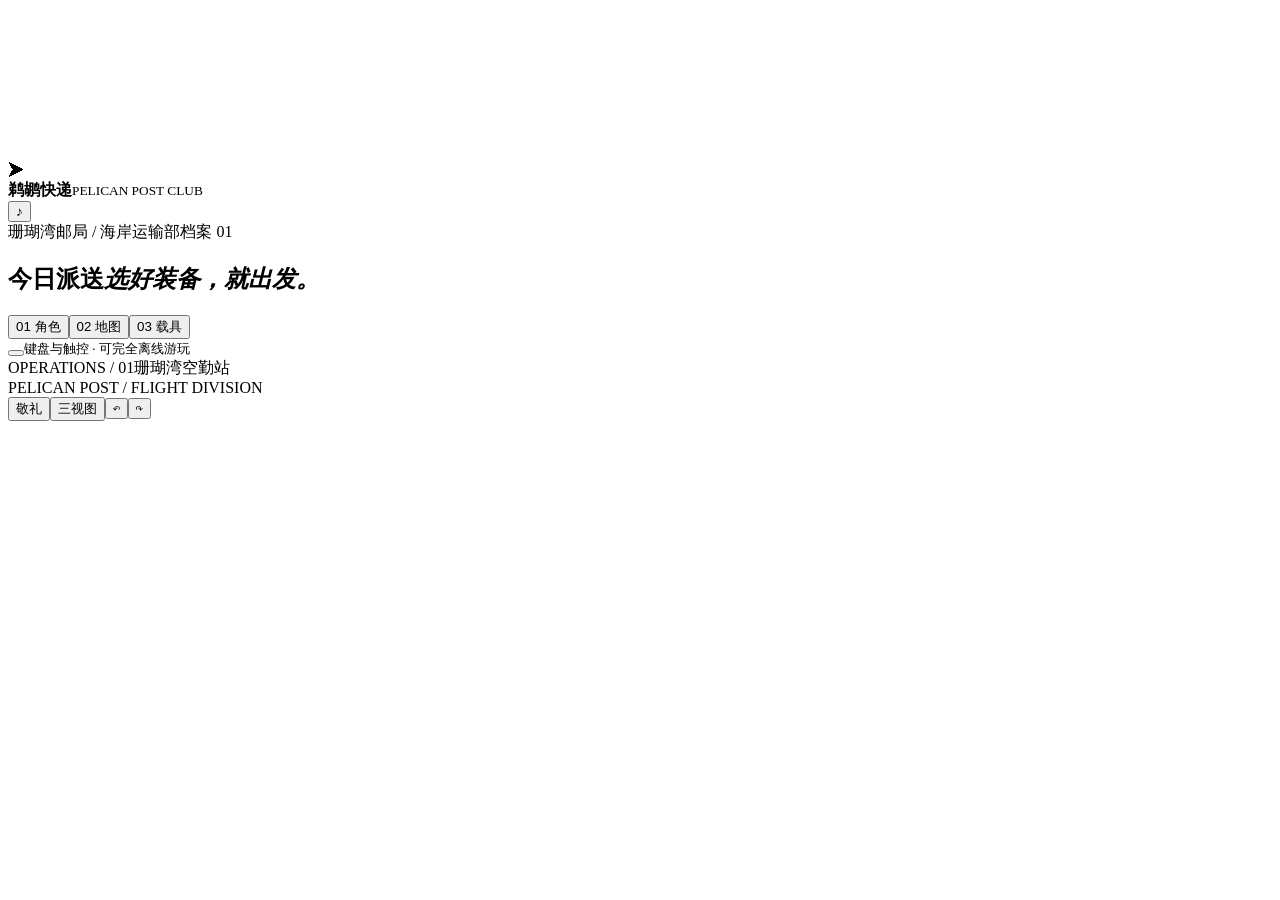
<file: src/page.html>
<!doctype html>
<html lang="zh-CN"><head><meta charset="utf-8"><meta name="viewport" content="width=device-width,initial-scale=1,viewport-fit=cover">
<meta http-equiv="Content-Security-Policy" content="default-src 'none'; script-src 'unsafe-inline'; style-src 'unsafe-inline'; img-src data:; connect-src 'none'">
<title>鹈鹕快递 · 海湾邮局</title>
<!-- STYLES -->
</head><body>
<main id="app">
<canvas id="view" aria-label="三维游戏场景"></canvas><canvas id="mesh" aria-hidden="true"></canvas>
<div class="shade"></div><div id="rain" hidden aria-hidden="true"></div>
<div id="cockpit" hidden aria-hidden="true">
 <svg id="wiperGlass" viewBox="0 0 1200 540" preserveAspectRatio="none"><g id="wiper"><path d="M609 514L503 434L297 350" fill="none" stroke="#101c23" stroke-width="8"/><path d="M290 347L482 425" fill="none" stroke="#1b2a31" stroke-width="6"/><path d="M612 517L508 438" fill="none" stroke="#677b7e" stroke-opacity=".45" stroke-width="2"/></g></svg>
 <svg id="dashArt" viewBox="0 0 1200 320" preserveAspectRatio="none">
 <defs>
  <linearGradient id="dashVinyl" x2="0" y2="1"><stop stop-color="#35434c"/><stop offset=".40" stop-color="#19232d"/><stop offset="1" stop-color="#10161c"/></linearGradient>
  <linearGradient id="dashMetal" x2="1" y2="1"><stop stop-color="#a1abad"/><stop offset=".5" stop-color="#39464b"/><stop offset="1" stop-color="#828d91"/></linearGradient>
  <linearGradient id="wheelGrip" x2="0" y2="1"><stop stop-color="#526066"/><stop offset=".25" stop-color="#343d42"/><stop offset="1" stop-color="#11181b"/></linearGradient>
  <linearGradient id="glove" x2="1" y2="1"><stop stop-color="#ece4d0"/><stop offset=".50" stop-color="#b9afa0"/><stop offset="1" stop-color="#716967"/></linearGradient>
  <radialGradient id="dialFace"><stop stop-color="#1b2a33"/><stop offset="1" stop-color="#080e14"/></radialGradient>
  <pattern id="carbon" width="6" height="6" patternUnits="userSpaceOnUse"><path d="M0 0h3v3H0zm3 3h3v3H3z" fill="#a5bac0" opacity=".14"/></pattern>
 </defs>
 <path d="M0 5L76 48Q244 91 377 88Q410 48 600 48Q790 48 823 88Q956 91 1124 48L1200 5V320H0Z" fill="url(#dashVinyl)" stroke="#718086" stroke-width="4"/>
 <path d="M0 56Q195 113 391 119Q465 85 600 85Q735 85 809 119Q1005 113 1200 56V111Q1000 151 806 155Q709 122 600 122Q491 122 394 155Q200 151 0 111Z" fill="url(#carbon)"/>
 <path d="M0 66Q178 126 390 122M810 122Q1022 126 1200 66" fill="none" stroke="#da6d55" stroke-width="3"/>
 <path d="M348 203Q351 81 443 72L757 72Q849 81 852 203L802 224H398Z" fill="#0a1219" stroke="#3e525a" stroke-width="5"/>
 <path d="M362 129Q377 86 441 78H759Q823 86 838 129" fill="none" stroke="#77898d" stroke-width="2"/>
 <g id="dashDials" font-family="Consolas, monospace" text-anchor="middle"></g>
 <rect x="549" y="97" width="102" height="79" rx="8" fill="#101d23" stroke="#61787f" stroke-width="2"/>
 <text x="600" y="112" fill="#9bb9b7" font-family="monospace" text-anchor="middle" font-size="9" letter-spacing="3">GEAR</text>
 <text id="gearDisplay" x="600" y="148" fill="#ffdd9f" font-family="Consolas,monospace" font-size="36" font-weight="bold" text-anchor="middle">N</text>
 <text id="dashSpeed" x="600" y="167" fill="#d8f1e5" font-family="Consolas,monospace" font-size="12" text-anchor="middle"></text>
 <rect x="566" y="184" width="68" height="4" rx="2" fill="#374b50"/>
 <rect id="revBar" x="566" y="184" width="0" height="4" rx="2" fill="#88d9c1"/>
 <g id="shiftLights"></g>
 <g fill="#111b22" stroke="#465860" stroke-width="2">
  <path d="M50 116L241 146L229 171L63 149Z"/><path d="M1150 116L959 146L971 171L1137 149Z"/>
 </g>
 <g stroke="#718087" stroke-width="2" opacity=".65"><path d="M75 130L227 155M78 139L219 161M1125 130L973 155M1122 139L981 161"/></g>
 <g id="steering">
  <path d="M493 221Q466 269 478 324H722Q734 269 707 221" fill="none" stroke="#11191d" stroke-width="26"/>
  <path d="M487 217Q600 181 713 217L699 298Q600 322 501 298Z" fill="#212b31" stroke="#0d151b" stroke-width="7"/>
  <path d="M498 223L573 258L626 258L704 223M600 280V318" fill="none" stroke="url(#dashMetal)" stroke-width="17" stroke-linejoin="round"/>
  <path d="M483 276Q472 233 495 215Q600 189 705 215Q728 233 717 276" fill="none" stroke="url(#wheelGrip)" stroke-width="24" stroke-linecap="round"/>
  <path d="M483 273Q476 234 496 221Q600 199 704 221Q724 234 717 273" fill="none" stroke="#a06155" stroke-width="1.5" stroke-dasharray="3 3"/>
  <path d="M574 248Q600 232 626 248L633 277Q600 296 567 277Z" fill="#172027" stroke="#617278" stroke-width="2"/>
  <path d="m587 256 26 5-19 12 3-8z" fill="#f7bc78"/>
  <path d="M461 275Q460 246 473 234Q489 229 498 243L504 259Q511 266 503 278L493 288L481 316L441 309Z M739 275Q740 246 727 234Q711 229 702 243L696 259Q689 266 697 278L707 288L719 316L759 309Z" fill="url(#glove)" stroke="#4c4e4a" stroke-width="3"/>
  <path d="M473 253q14-5 26 8m-28 6q13-6 25 5m31 10h13m232-29q-14-5-26 8m28 6q-13-6-25 5" fill="none" stroke="#a09c92" stroke-width="2"/>
 </g>
 </svg>
</div>
<header class="top">
<div class="logo"><span>➤</span><div><strong>鹈鹕快递</strong><small>PELICAN POST CLUB</small></div></div>
<div id="progress" class="progress" hidden><div><b id="routeLabel"></b><span id="meter"></span></div><div class="bar"><i id="fill"></i></div></div>
<nav><button id="cam" hidden>◉ 追尾</button><button id="sound" aria-label="开关音效">♪</button><button id="pause" hidden aria-label="暂停">Ⅱ</button></nav>
</header>
<div id="raceFx" hidden aria-hidden="true"></div><aside id="racePanel" class="racePanel" hidden><b id="racePlace"></b><span id="raceTime"></span><small id="raceStatus"></small><span id="raceBoost"></span></aside><div id="raceCount" class="raceCount" aria-live="polite" hidden></div>
<div id="toast" class="toast" role="status" hidden></div>
<div id="flash" class="flash"></div>
<div class="dash" id="dash" hidden><div class="metrics"><span>速度<strong id="speed"></strong></span><span>船票<strong id="coins"></strong></span><span>耐久<strong id="hearts"></strong></span></div><div class="skill" id="skill"></div><button id="use" class="slot"><b id="item"></b><small id="hint"></small></button></div>
<div id="touch" class="touch" hidden><div><button data-key="ArrowLeft" aria-label="左转">←</button><button data-key="ArrowRight" aria-label="右转">→</button></div><div><button data-key="ArrowDown">刹车</button><button data-key="ArrowUp">加速</button><button data-key="action" class="accent">特技</button></div></div>
<section id="garage" class="garage" aria-label="车库和试衣间">
<div class="garageCard">
<div class="stamp"><span>珊瑚湾邮局 / 海岸运输部</span><span>档案 01</span></div>
<h1 id="garageTitle">今日派送<em>选好装备，就出发。</em></h1>
<div class="tabs" role="tablist" aria-label="车库页面"><button data-tab="pilot">01 角色</button><button data-tab="map">02 地图</button><button data-tab="vehicle">03 载具</button></div>
<div id="garageContent"></div>
<div class="garageFoot"><button class="primary" id="next"></button><button class="raceEntry" id="raceEntry" hidden></button><small id="garageHint">键盘与触控 · 可完全离线游玩</small></div>
</div>
<div class="lobbyFrame" aria-hidden="true"><div class="lobbyTop"><span id="lobbyKicker">OPERATIONS / 01</span><i></i><span id="lobbyZone">珊瑚湾空勤站</span></div><div class="lobbySide" id="lobbySide">PELICAN POST / FLIGHT DIVISION</div><div class="lobbyFloor"><b></b><b></b><b></b><b></b></div></div><div class="yesCaption" id="yesCaption" role="status" hidden><small>角色回应</small><strong>Yes!</strong></div>
<div id="orbitPad" class="orbitPad" aria-hidden="true"></div><div class="showcase"><div class="showTag"><small id="stageTag"></small><b id="stageTitle"></b><span id="stageCopy"></span></div><div class="spin"><button id="saluteReplay" type="button">敬礼</button><button id="refView" type="button" aria-label="切换正交参考视角">三视图</button><button id="spinL" aria-label="向左旋转">↶</button><button id="spinR" aria-label="向右旋转">↷</button></div></div>
</section>
<section id="modal" class="overlay" hidden><div class="result"><div class="stamp"><span>PELICAN POST / 派送档案</span><span id="grade"></span></div><h2 id="resultTitle"></h2><p id="resultCopy"></p><div id="resultStats" class="stats"></div><p id="resultExtra"></p><button id="again" class="primary"></button><button id="back" class="secondary">返回邮局车库</button></div></section>
</main>
<!-- SCRIPTS -->
</body></html>
</file>
